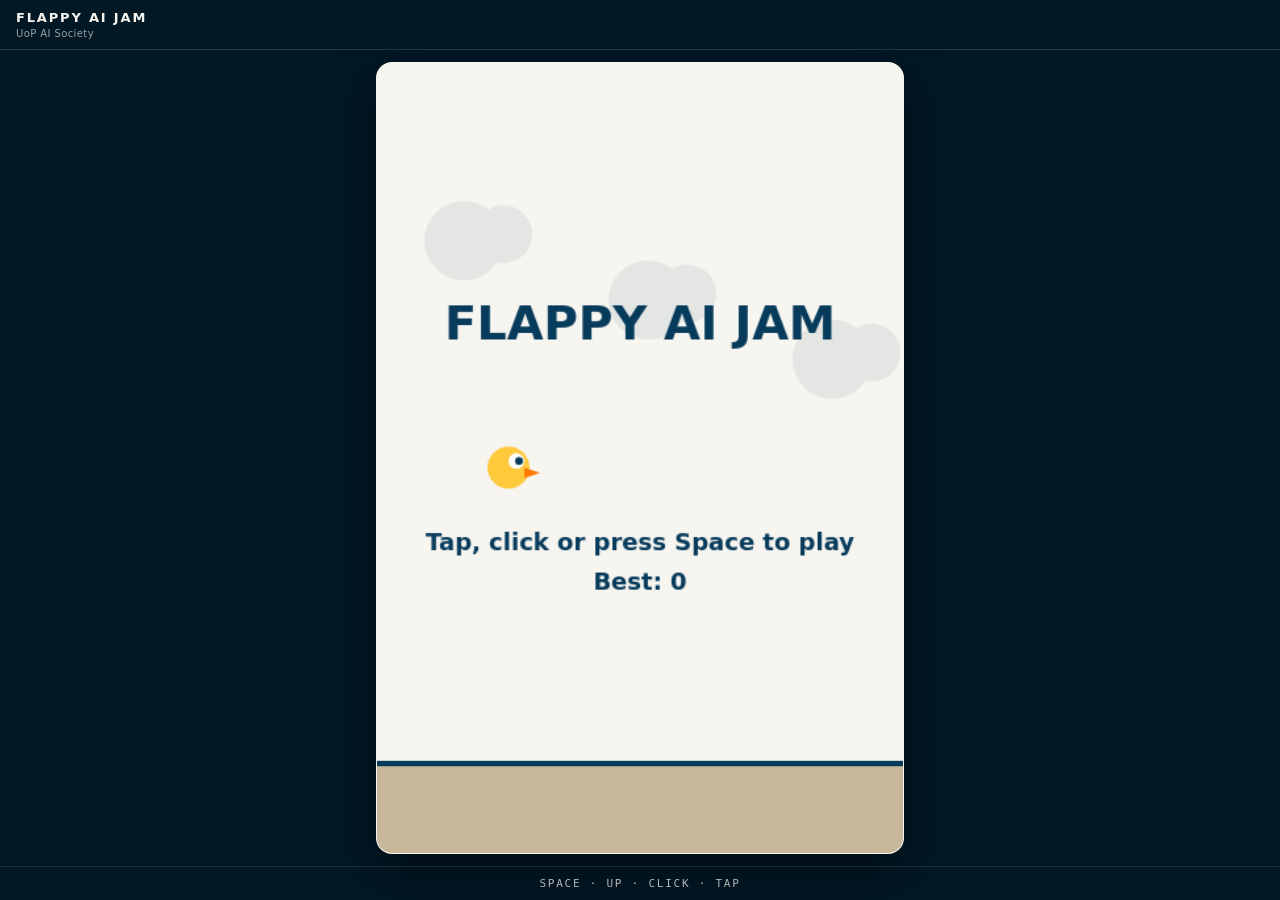
<file: index.html>
<!DOCTYPE html>
<!--
  FLAPPY AI JAM · UoP AI Society · The 30-Minute AI Game Jam
  A complete game in ONE file. No installs, no libraries, no images.
  HOW TO USE IT IN THE JAM:
    1. Copy this WHOLE file (Ctrl/Cmd + A, then Ctrl/Cmd + C).
    2. Paste it into Gemini (Canvas) and ask for changes.
    3. Always ask Gemini for the FULL file back, then preview or save it.
  "AI PROMPT ZONE" comments mark each part. Change anything. Make it weird.
-->
<html lang="en">
<head>
<meta charset="UTF-8">
<meta name="viewport" content="width=device-width, initial-scale=1, maximum-scale=1, user-scalable=no">
<title>Flappy AI Jam · UoP AI Society</title>
<style>
  :root { --ink:#021825; --navy:#073B5C; --cream:#F7F5F0; }
  * { box-sizing:border-box; }
  html, body { margin:0; height:100%; background:var(--ink); color:var(--cream); color-scheme:dark;
    font-family:system-ui,-apple-system,"Segoe UI",sans-serif; }
  body { display:flex; flex-direction:column; overflow:hidden; }
  header, footer { display:flex; align-items:center; padding:10px 16px; flex:none; }
  header { border-bottom:1px solid rgba(247,245,240,.14); }
  .brand { font-size:13px; font-weight:650; letter-spacing:.14em; text-transform:uppercase; white-space:nowrap; }
  .brand span { display:block; margin-top:3px; font-size:10px; font-weight:500; letter-spacing:.04em; opacity:.62; text-transform:none; }
  .sr-only { position:absolute; width:1px; height:1px; overflow:hidden; clip-path:inset(50%); white-space:nowrap; }
  main { flex:1; min-height:0; display:flex; align-items:center; justify-content:center; padding:12px; }
  canvas { background:var(--cream); display:block; touch-action:none; border-radius:16px;
    border:1px solid rgba(247,245,240,.28); box-shadow:0 18px 50px rgba(0,0,0,.45); }
  footer { justify-content:center; border-top:1px solid rgba(247,245,240,.14);
    font:11px/1.2 ui-monospace,SFMono-Regular,Menlo,Consolas,monospace; letter-spacing:.16em; opacity:.72; }
</style>
</head>
<body>
<header>
  <div class="brand">Flappy AI Jam<span>UoP AI Society</span></div>
  <span id="status" class="sr-only" role="status">Ready to play</span>
</header>
<main><canvas id="game" width="400" height="600"></canvas></main>
<footer>SPACE · UP · CLICK · TAP</footer>
<script>
// === AI PROMPT ZONE: CONFIG ===
// Tweak these numbers first. They change how the whole game feels.
const W = 400, H = 600;
const GRAVITY = 0.45, FLAP_STRENGTH = -7.5;
const PIPE_GAP = 160, PIPE_WIDTH = 64, PIPE_SPEED = 2.6, PIPE_SPACING = 220, GROUND_H = 70;
const COLORS = { navy:"#073B5C", cream:"#F7F5F0", bird:"#FFC93C", beak:"#FF7A00", pipe:"#0E5A8A", ground:"#C9B79C" };
const canvas = document.getElementById("game");
const ctx = canvas.getContext("2d");
const statusEl = document.getElementById("status");
let state = "start", bird, pipes, score, frame, overAt = 0, best = 0;
try { best = Number(localStorage.getItem("flappyAiJamBest")) || 0; } catch (e) {}

function resize() {
  const chrome = document.querySelector("header").offsetHeight + document.querySelector("footer").offsetHeight + 24;
  const scale = Math.max(0.2, Math.min((innerWidth - 24) / W, (innerHeight - chrome) / H));
  canvas.style.width = Math.floor(W * scale) + "px";
  canvas.style.height = Math.floor(H * scale) + "px";
}
addEventListener("resize", resize);
resize();

function reset() {
  bird = { x:100, y:H / 2, vy:0, r:16 };
  pipes = []; score = 0; frame = 0;
}

// === AI PROMPT ZONE: PHYSICS ===
// Gravity pulls the bird down every frame. A flap sets an upward speed.
function flap() {
  if (state === "over") {
    if (performance.now() - overAt < 300) return; // Ignore taps meant for the previous run.
    reset();
  }
  state = "playing";
  bird.vy = FLAP_STRENGTH;
}
function updateBird() {
  bird.vy += GRAVITY;
  bird.y += bird.vy;
  if (bird.y - bird.r < 0) { bird.y = bird.r; bird.vy = 0; }
  if (bird.y + bird.r > H - GROUND_H) gameOver();
}

// === AI PROMPT ZONE: PIPES / LEVEL ===
// New pipe pairs spawn on the right with a random gap.
function updatePipes() {
  const last = pipes[pipes.length - 1];
  if (!last || last.x < W - PIPE_SPACING) {
    pipes.push({ x:W, top:60 + Math.random() * (H - GROUND_H - PIPE_GAP - 120), passed:false });
  }
  for (const p of pipes) {
    p.x -= PIPE_SPEED;
    const hitX = bird.x + bird.r > p.x && bird.x - bird.r < p.x + PIPE_WIDTH;
    const hitY = bird.y - bird.r < p.top || bird.y + bird.r > p.top + PIPE_GAP;
    if (hitX && hitY) gameOver();
    if (!p.passed && p.x + PIPE_WIDTH < bird.x) { p.passed = true; score++; }
  }
  pipes = pipes.filter(p => p.x + PIPE_WIDTH > -10);
}

// === AI PROMPT ZONE: GRAPHICS ===
// Everything is drawn with simple shapes. No image files.
function drawBackground() {
  ctx.fillStyle = COLORS.cream;
  ctx.fillRect(0, 0, W, H);
  ctx.fillStyle = "rgba(7,59,92,0.08)";
  for (let i = 0; i < 4; i++) {
    const cx = ((i * 140 - frame * 0.4) % (W + 120) + W + 120) % (W + 120) - 60;
    ctx.beginPath(); ctx.arc(cx, 90 + i * 45, 30, 0, Math.PI * 2); ctx.arc(cx + 30, 85 + i * 45, 22, 0, Math.PI * 2); ctx.fill();
  }
}
function drawPipes() {
  for (const p of pipes) {
    ctx.fillStyle = COLORS.pipe;
    ctx.fillRect(p.x, 0, PIPE_WIDTH, p.top);
    ctx.fillRect(p.x, p.top + PIPE_GAP, PIPE_WIDTH, H - GROUND_H - p.top - PIPE_GAP);
    ctx.fillStyle = COLORS.navy;
    ctx.fillRect(p.x - 4, p.top - 20, PIPE_WIDTH + 8, 20);
    ctx.fillRect(p.x - 4, p.top + PIPE_GAP, PIPE_WIDTH + 8, 20);
  }
}
function drawGround() {
  ctx.fillStyle = COLORS.ground;
  ctx.fillRect(0, H - GROUND_H, W, GROUND_H);
  ctx.fillStyle = COLORS.navy;
  ctx.fillRect(0, H - GROUND_H, W, 4);
}
function drawBird() {
  ctx.save();
  ctx.translate(bird.x, bird.y);
  ctx.rotate(Math.max(-0.5, Math.min(1.2, bird.vy * 0.08)));
  ctx.fillStyle = COLORS.bird;
  ctx.beginPath(); ctx.arc(0, 0, bird.r, 0, Math.PI * 2); ctx.fill();
  ctx.fillStyle = "#fff"; ctx.beginPath(); ctx.arc(6, -5, 6, 0, Math.PI * 2); ctx.fill();
  ctx.fillStyle = COLORS.navy; ctx.beginPath(); ctx.arc(8, -5, 3, 0, Math.PI * 2); ctx.fill();
  ctx.fillStyle = COLORS.beak; ctx.beginPath(); ctx.moveTo(12, 0); ctx.lineTo(24, 4); ctx.lineTo(12, 8); ctx.fill();
  ctx.restore();
}

// === AI PROMPT ZONE: SCORE & GAME OVER ===
function gameOver() {
  if (state !== "playing") return;
  state = "over"; overAt = performance.now();
  if (score > best) { best = score; try { localStorage.setItem("flappyAiJamBest", best); } catch (e) {} }
}
function drawText(text, y, size) {
  ctx.fillStyle = COLORS.navy; ctx.font = "bold " + size + "px system-ui, sans-serif";
  ctx.textAlign = "center"; ctx.fillText(text, W / 2, y);
}
function drawUI() {
  if (state === "playing") drawText(score, 80, 48);
  if (state === "start") {
    drawText("FLAPPY AI JAM", H / 2 - 90, 36);
    drawText("Tap, click or press Space to play", H / 2 + 70, 18);
    drawText("Best: " + best, H / 2 + 100, 18);
  }
  if (state === "over") {
    ctx.fillStyle = COLORS.cream;
    ctx.fillRect(40, H / 2 - 110, W - 80, 200);
    ctx.strokeStyle = COLORS.navy; ctx.lineWidth = 4; ctx.strokeRect(40, H / 2 - 110, W - 80, 200);
    drawText("GAME OVER", H / 2 - 60, 36);
    drawText("Score: " + score + "   Best: " + best, H / 2 - 10, 22);
    drawText("Tap / Space to restart", H / 2 + 40, 18);
  }
}

function loop() {
  frame++;
  const label = state === "playing" ? "Playing" : state === "over" ? "Game over" : "Ready to play";
  if (statusEl.textContent !== label) statusEl.textContent = label;
  if (state === "playing") { updateBird(); updatePipes(); }
  else if (state === "start") bird.y = H / 2 + Math.sin(frame / 15) * 10;
  drawBackground(); drawPipes(); drawGround(); drawBird(); drawUI();
  requestAnimationFrame(loop);
}
addEventListener("keydown", e => {
  if (e.defaultPrevented) return;
  if (e.code === "Space" || e.code === "ArrowUp") { e.preventDefault(); flap(); }
});
canvas.addEventListener("click", flap);
reset();
loop();
</script>
</body>
</html>
</file>
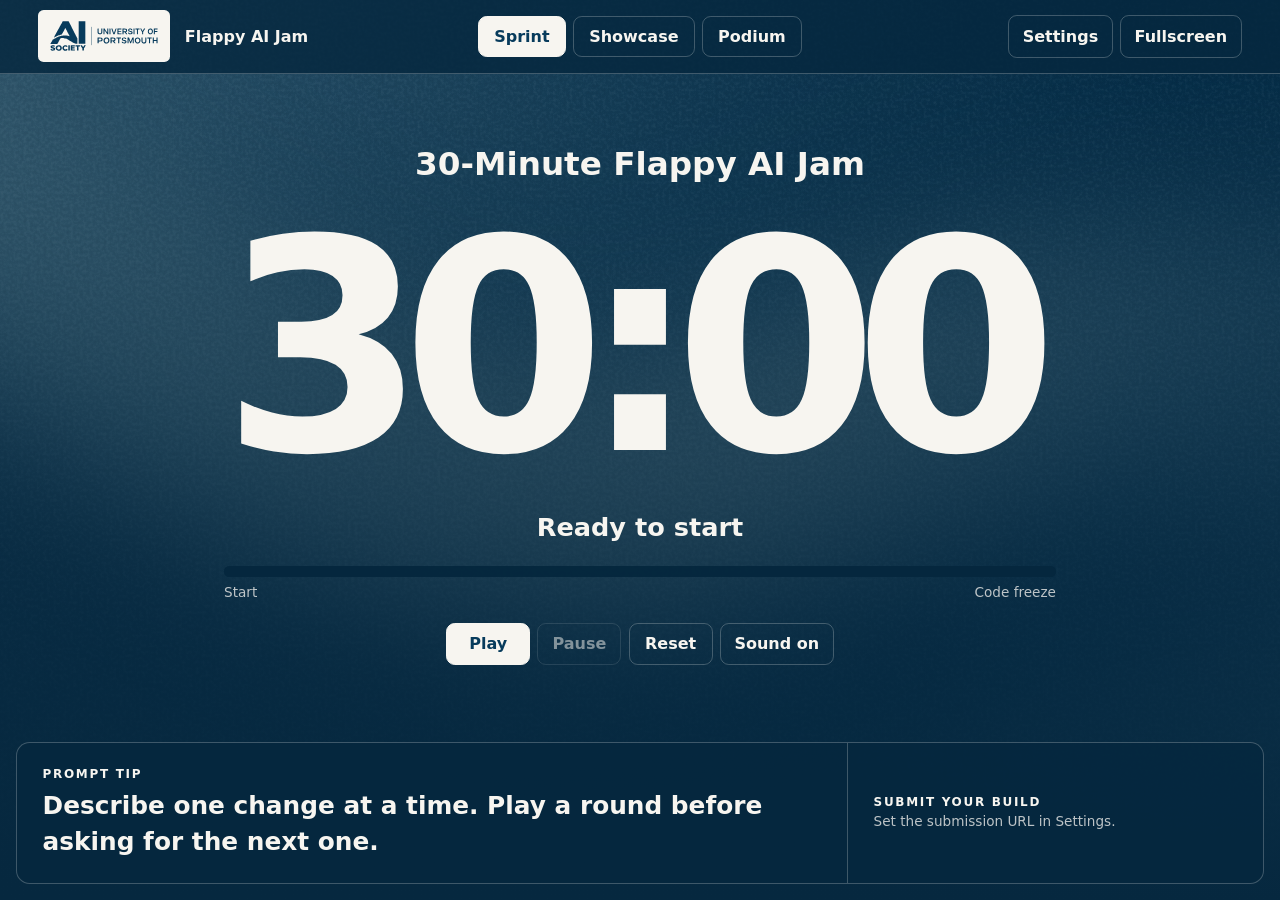
<file: arcade.html>
<!doctype html>
<html lang="en-GB">
<head>
  <meta charset="utf-8">
  <meta name="viewport" content="width=device-width, initial-scale=1">
  <meta name="theme-color" content="#073B5C">
  <title>Flappy AI Jam · Live Command Centre</title>
  <style>
    /* Artwork and palette from uopaisociety/society/brand. The lettering in the SVG is outlined. */
    :root {
      --navy: #073b5c;
      --deep: #06283f;
      --cream: #f7f5f0;
      --slate: #668998;
      --ink: #111820;
      --line: rgb(247 245 240 / .24);
      --panel: rgb(6 40 63 / .82);
      --muted: rgb(247 245 240 / .76);
      color-scheme: dark;
      font: 100%/1.45 system-ui, sans-serif;
      color: var(--cream);
      background: var(--deep);
    }
    *, *::before, *::after { box-sizing: border-box; }
    [hidden] { display: none !important; }
    body { margin: 0; min-height: 100svh; display: flex; flex-direction: column; }
    body::before {
      content: ""; position: fixed; inset: 0; z-index: -1; pointer-events: none;
      background: linear-gradient(180deg, rgb(6 40 63 / .25), var(--deep)),
        url("[data-uri]") center top / cover no-repeat;
    }
    h1, h2, h3, p, figure, dl, dd { margin: 0; }
    h1, h2, h3 { line-height: 1.08; }
    a { color: inherit; text-underline-offset: .2em; }
    button, input { font: inherit; color: inherit; }
    button, .button {
      display: inline-flex; align-items: center; justify-content: center; gap: .45rem;
      min-height: 2.65rem; padding: .48rem .85rem; border: 1px solid var(--line);
      border-radius: .55rem; background: transparent; text-decoration: none;
      font-weight: 650; cursor: pointer;
    }
    button:not(:disabled):hover, .button:hover { background: var(--navy); border-color: var(--cream); }
    button.primary, .mode[aria-current="page"], .scores button[aria-pressed="true"] {
      background: var(--cream); color: var(--navy); border-color: var(--cream);
    }
    button.primary:not(:disabled):hover, .mode[aria-current="page"]:hover,
    .scores button[aria-pressed="true"]:hover { background: var(--cream); color: var(--ink); }
    button:disabled { opacity: .5; cursor: default; }
    :focus-visible { outline: 2px solid var(--cream); outline-offset: 3px; }
    .small { font-size: .85rem; color: var(--muted); }
    .label { text-transform: uppercase; letter-spacing: .14em; font-size: .75rem; font-weight: 750; }
    .row { display: flex; align-items: center; flex-wrap: wrap; gap: .45rem; }
    .topbar {
      display: grid; grid-template-columns: 1fr auto 1fr; align-items: center; gap: 1rem;
      padding: .65rem clamp(1rem, 3vw, 3rem); border-bottom: 1px solid var(--line);
      background: var(--panel);
    }
    .identity { display: flex; align-items: center; gap: .9rem; }
    .lockup { display: block; width: 8.25rem; height: 3.25rem; object-fit: cover; border-radius: .35rem; background: var(--cream); }
    .event-name { font-size: 1rem; font-weight: 750; }
    .mode { min-height: 2.3rem; padding-inline: .95rem; }
    .tools { justify-content: flex-end; }
    main { flex: 1; width: 100%; display: flex; flex-direction: column; }
    .sprint {
      flex: 1; display: grid; grid-template-rows: 1fr auto; min-height: 0;
      width: min(100% - 2rem, 88rem); margin: 0 auto;
    }
    .clock-area { align-self: center; text-align: center; padding: 1.35rem 0 1.55rem; }
    .clock-area h1 { font-size: clamp(1.45rem, 2.55vw, 3rem); }
    .clock {
      display: block; margin-block: .04em .02em; font-size: min(23vw, 39svh, 26rem);
      line-height: 1.05; font-variant-numeric: tabular-nums; font-weight: 800;
      letter-spacing: -.085em; padding-right: .085em;
    }
    .clock-note { font-size: clamp(1rem, 2vw, 1.8rem); min-height: 1.5em; font-weight: 700; }
    .progress-area { width: min(100% - 1rem, 52rem); margin: 1.15rem auto 1.25rem; }
    progress { display: block; appearance: none; width: 100%; height: .65rem; border: 0; border-radius: 1rem; background: var(--panel); overflow: hidden; }
    progress::-webkit-progress-bar { background: var(--panel); }
    progress::-webkit-progress-value { background: var(--cream); }
    progress::-moz-progress-bar { background: var(--cream); }
    .progress-label { display: flex; justify-content: space-between; gap: 1rem; margin-top: .4rem; }
    .clock-controls { justify-content: center; }
    .clock-controls button { min-width: 5.25rem; }
    .ticker {
      margin-bottom: 1rem; display: grid; grid-template-columns: 1fr minmax(15rem, 26rem);
      border: 1px solid var(--line); border-radius: .85rem; background: var(--panel);
    }
    .tip, .submission { padding: .9rem clamp(1rem, 2.4vw, 1.6rem); }
    .tip { display: grid; align-content: center; min-height: 8.75rem; }
    .tip p:last-child { margin-top: .3rem; font-size: clamp(1.05rem, 2vw, 1.55rem); font-weight: 600; max-width: 44ch; }
    .submission { border-left: 1px solid var(--line); display: flex; gap: 1rem; align-items: center; }
    .submission a { display: block; font-size: clamp(.9rem, 1.4vw, 1.15rem); overflow-wrap: anywhere; margin-top: .25rem; }
    #qr { width: clamp(6.75rem, 9vw, 9rem); height: auto; flex: none; border-radius: .2rem; image-rendering: pixelated; }
    .showcase {
      flex: 1; align-items: start; display: grid;
      grid-template-columns: minmax(0, 1fr) auto minmax(0, 1fr);
      gap: clamp(.8rem, 2vw, 2rem); width: min(100% - 2rem, 92rem); margin: 0 auto; padding: 1.25rem 0;
    }
    .build { align-self: center; padding-inline: .35rem; overflow-wrap: anywhere; }
    .build h1 { font-size: clamp(1.8rem, 4vw, 4.75rem); margin: .55rem 0; }
    .build .builder { font-size: clamp(1.05rem, 2.25vw, 2rem); color: var(--muted); margin-bottom: 1.25rem; }
    .build .row { margin-bottom: .65rem; }
    .stage {
      --scale: 1; position: relative; align-self: center; width: calc(480px * var(--scale));
      height: calc(640px * var(--scale)); overflow: hidden; border-radius: .85rem;
      outline: 1px solid var(--line); background: var(--ink);
    }
    .stage iframe {
      display: block; width: 480px; height: 640px; border: 0;
      transform: scale(var(--scale)); transform-origin: top left;
    }
    .stage-empty {
      position: absolute; inset: 0; display: grid; align-content: center; justify-items: center;
      text-align: center; padding: 1rem; background:
        repeating-linear-gradient(0deg, transparent 0 39px, var(--line) 39px 40px),
        repeating-linear-gradient(90deg, transparent 0 39px, var(--line) 39px 40px), var(--deep);
    }
    .stage-empty div { background: var(--deep); padding: 1rem; border: 1px solid var(--line); border-radius: .6rem; }
    .stage-empty h2 { font-size: clamp(1.2rem, 2.1vw, 2rem); }
    .stage-empty p { margin-top: .4rem; }
    .sidebar { display: grid; gap: .8rem; min-width: 0; }
    .panel { border: 1px solid var(--line); border-radius: .85rem; background: var(--panel); padding: .85rem; }
    .panel h2 { font-size: clamp(1rem, 1.65vw, 1.35rem); }
    .panel-head { display: flex; align-items: baseline; justify-content: space-between; gap: .4rem; margin-bottom: .55rem; }
    .total { white-space: nowrap; font-variant-numeric: tabular-nums; font-weight: 750; }
    .criterion { display: flex; align-items: center; justify-content: space-between; text-align: left; gap: .4rem; width: 100%; min-height: 2rem; padding: .25rem .45rem; font-size: .85rem; margin-bottom: .25rem; }
    .criterion[aria-pressed="true"] { border-color: var(--cream); box-shadow: inset .2rem 0 var(--cream); }
    .criterion span:last-child { white-space: nowrap; font-variant-numeric: tabular-nums; }
    .scores { display: grid; grid-template-columns: repeat(5, minmax(0, 1fr)); gap: .25rem; margin-block: .5rem; }
    .scores button { min-height: 2rem; padding: .15rem; }
    .applause { width: 100%; justify-content: space-between; margin-top: .45rem; min-height: 2.2rem; }
    .queue { list-style: none; padding: 0 .18rem; margin: .6rem 0 0; max-height: 8.6rem; overflow-y: auto; }
    .queue li { display: flex; gap: .3rem; margin-block: .25rem; }
    .queue .pick { flex: 1; min-width: 0; display: grid; justify-content: stretch; text-align: left; line-height: 1.25; }
    .queue .pick strong, .queue .pick span { overflow: hidden; text-overflow: ellipsis; white-space: nowrap; }
    .queue .pick[aria-current="true"] { border-color: var(--cream); }
    .queue .remove { padding-inline: .55rem; }
    .drop-area { display: grid; gap: .4rem; padding: .45rem; border: 1px dashed var(--line); border-radius: .55rem; }
    .drop-area[data-dragging] { border-color: var(--cream); background: var(--navy); }
    .drop-area .row > * { flex: 1; }
    .drop-area button { min-height: 2.15rem; font-size: .83rem; padding-inline: .4rem; }
    label { display: grid; gap: .23rem; font-size: .85rem; font-weight: 650; }
    input { width: 100%; min-width: 0; min-height: 2.35rem; padding: .35rem .5rem; border-radius: .4rem; border: 1px solid var(--line); background: var(--deep); }
    .podium { flex: 1; display: grid; align-content: center; text-align: center; width: min(100% - 2rem, 78rem); margin: 0 auto; padding: 1.7rem 0; }
    .podium h1 { font-size: clamp(2.9rem, 8vw, 8rem); letter-spacing: -.065em; margin-block: .35rem 1.7rem; }
    .places { display: grid; grid-template-columns: repeat(3, minmax(0, 1fr)); align-items: end; gap: .8rem; }
    .place { background: var(--panel); padding: clamp(.6rem, 2.3vw, 2rem); border: 1px solid var(--line); border-radius: .8rem; overflow-wrap: anywhere; }
    .place[data-rank="1"] { grid-column: 2; grid-row: 1; background: var(--cream); color: var(--navy); min-height: 17rem; }
    .place[data-rank="2"] { grid-column: 1; grid-row: 1; min-height: 13rem; }
    .place[data-rank="3"] { grid-column: 3; grid-row: 1; min-height: 11rem; }
    .place .rank { display: block; font-size: clamp(1.65rem, 4vw, 4rem); font-weight: 800; line-height: 1; margin-bottom: .6rem; }
    .place h2 { font-size: clamp(1.15rem, 2.7vw, 2.7rem); }
    .place .winner + .winner { margin-top: .75rem; border-top: 1px solid currentColor; padding-top: .75rem; }
    .place p { margin-top: .3rem; }
    .podium .exports { justify-content: center; margin-top: 1.35rem; }
    .photo-mark { display: none; width: 8rem; height: 8rem; margin: 0 auto .5rem; background: var(--cream); border-radius: .55rem; }
    .photo .topbar, .photo .exports { display: none; }
    .photo .photo-mark { display: block; }
    dialog { color: var(--cream); background: var(--deep); border: 1px solid var(--line); border-radius: .85rem; width: min(100% - 2rem, 30rem); padding: 1.25rem; }
    dialog::backdrop { background: rgb(17 24 32 / .76); }
    dialog form { display: grid; gap: .8rem; }
    dialog .row { justify-content: flex-end; }
    .sr-only { position: absolute; width: 1px; height: 1px; padding: 0; overflow: hidden; clip-path: inset(50%); white-space: nowrap; }
    @media (max-width: 63rem) {
      .topbar { grid-template-columns: 1fr auto; }
      .topbar nav { grid-column: 1 / -1; grid-row: 2; justify-content: center; }
      .topbar .tools { grid-column: 2; grid-row: 1; }
    }
    @media (max-width: 49rem) {
      .showcase { grid-template-columns: minmax(0, 1fr) minmax(0, 1fr); }
      .stage { grid-column: 1 / -1; grid-row: 1; justify-self: center; }
      .build { align-self: start; }
    }
    @media (max-width: 36rem) {
      .topbar { gap: .5rem; }
      .event-name { display: none; }
      .lockup { width: 6.5rem; height: 2.75rem; }
      .ticker, .showcase { grid-template-columns: 1fr; }
      .submission { border-left: 0; border-top: 1px solid var(--line); }
      .places { grid-template-columns: 1fr; }
      .places .place { grid-column: 1; grid-row: auto; min-height: 0; }
    }
  </style>
</head>
<body>
  <header class="topbar">
    <div class="identity">
      <img class="lockup" alt="University of Portsmouth AI Society" src="[data-uri]">
      <p class="event-name">Flappy AI Jam</p>
    </div>
    <nav class="row" aria-label="Event mode">
      <button class="mode" type="button" data-mode="sprint" aria-controls="sprint" aria-current="page">Sprint</button>
      <button class="mode" type="button" data-mode="showcase" aria-controls="showcase">Showcase</button>
      <button class="mode" type="button" data-mode="podium" aria-controls="podium">Podium</button>
    </nav>
    <div class="row tools">
      <button type="button" id="settings">Settings</button>
      <button type="button" id="fullscreen" hidden>Fullscreen</button>
    </div>
  </header>
  <main>
    <section class="sprint" id="sprint" aria-labelledby="sprint-title">
      <div class="clock-area">
        <h1 id="sprint-title">30-Minute Flappy AI Jam</h1>
        <div class="clock" id="clock" role="timer" aria-label="Sprint time remaining">30:00</div>
        <p class="clock-note" id="clock-note" role="status">Ready to start</p>
        <div class="progress-area">
          <progress id="progress" value="0" max="1800" aria-label="Sprint elapsed"></progress>
          <div class="progress-label small"><span>Start</span><span>Code freeze</span></div>
        </div>
        <div class="row clock-controls">
          <button type="button" class="primary" id="play">Play</button>
          <button type="button" id="pause" disabled>Pause</button>
          <button type="button" id="reset">Reset</button>
          <button type="button" id="sound" aria-pressed="true">Sound on</button>
        </div>
      </div>
      <footer class="ticker">
        <div class="tip">
          <p class="label">Prompt tip</p>
          <p id="tip"></p>
        </div>
        <div class="submission">
          <canvas id="qr" role="img" aria-label="QR code for the submission form" hidden></canvas>
          <div>
            <p class="label">Submit your build</p>
            <a id="submit-link" target="_blank" rel="noopener noreferrer" hidden></a>
            <p class="small" id="submit-note">Set the submission URL in Settings.</p>
          </div>
        </div>
      </footer>
    </section>

    <section class="showcase" id="showcase" aria-labelledby="build-title" hidden>
      <div class="build">
        <p class="label">Live showcase</p>
        <h1 id="build-title">Arcade Showcase</h1>
        <p class="builder" id="builder">Select a build from the queue.</p>
        <div class="row" id="build-actions" hidden>
          <button type="button" id="edit-build">Edit build</button>
          <button type="button" id="reload-game">Reload game</button>
          <a class="button" id="external" target="_blank" rel="noopener noreferrer" hidden>Open in new tab ↗</a>
          <button type="button" id="reattach" hidden>Reattach HTML</button>
        </div>
        <p class="small" id="embed-note" hidden>If a site blocks the preview, open it in a new tab or use its exported HTML.</p>
      </div>
      <div class="stage" id="stage">
        <div class="stage-empty" id="stage-empty">
          <div><h2 id="stage-title">Ready for a demo</h2><p id="stage-note">Add a game from the sidebar.</p></div>
        </div>
      </div>
      <aside class="sidebar" aria-label="Scoring and demo queue">
        <section class="panel" aria-labelledby="score-title">
          <div class="panel-head">
            <h2 id="score-title" tabindex="-1">Live scoring</h2>
            <span id="total" class="total" aria-live="polite">— / 15</span>
          </div>
          <div id="criteria" role="group" aria-label="Scoring criterion">
            <button type="button" class="criterion" data-criterion="0" aria-pressed="true" disabled><span>Technical Execution</span><span>— / 5</span></button>
            <button type="button" class="criterion" data-criterion="1" aria-pressed="false" disabled><span>Game Feel</span><span>— / 5</span></button>
            <button type="button" class="criterion" data-criterion="2" aria-pressed="false" disabled><span>Creativity</span><span>— / 5</span></button>
          </div>
          <div class="scores" id="scores" role="group" aria-label="Score out of five">
            <button type="button" data-score="1" aria-pressed="false" disabled>1</button>
            <button type="button" data-score="2" aria-pressed="false" disabled>2</button>
            <button type="button" data-score="3" aria-pressed="false" disabled>3</button>
            <button type="button" data-score="4" aria-pressed="false" disabled>4</button>
            <button type="button" data-score="5" aria-pressed="false" disabled>5</button>
          </div>
          <p class="small" id="score-note">Press 1–5 to score. Click outside the game to return to host shortcuts.</p>
          <button type="button" class="applause" id="applaud" disabled><span>Audience applause +1</span><strong id="applause-count" aria-live="polite">0</strong></button>
          <button type="button" id="undo-applause" class="criterion" style="margin-top:.35rem" disabled>Undo last upvote</button>
        </section>
        <section class="panel" id="queue-panel" aria-labelledby="queue-title">
          <div class="panel-head"><h2 id="queue-title">Demo queue</h2><span class="small" id="queue-count">0 builds</span></div>
          <form id="add-link">
            <div class="drop-area" id="drop-area">
              <label>Game link <input id="game-url" type="url" placeholder="Paste a Gemini or Pages link" required></label>
              <div class="row">
                <button type="submit">Queue link</button>
                <button type="button" id="choose-files">Add HTML</button>
              </div>
              <p class="small">Or drop self-contained .html files here.</p>
            </div>
          </form>
          <input id="local-files" type="file" accept=".html,.htm" multiple hidden>
          <input id="replacement-file" type="file" accept=".html,.htm" hidden>
          <ul class="queue" id="queue" aria-label="Queued builds"></ul>
          <p class="small" id="queue-note" role="status"></p>
        </section>
      </aside>
    </section>

    <section class="podium" id="podium" aria-labelledby="podium-title" hidden>
      <img class="photo-mark" alt="AI Society" src="[data-uri]">
      <p class="label">University of Portsmouth AI Society · Flappy AI Jam</p>
      <h1 id="podium-title">The Podium</h1>
      <p id="podium-empty">Score all three criteria for a demo to add it to the podium.</p>
      <div class="places" id="places" hidden></div>
      <div class="row exports">
        <button type="button" class="primary" id="export-md" disabled>Export Markdown</button>
        <button type="button" id="export-json" disabled>Export JSON</button>
        <button type="button" id="photo" disabled>Photo mode</button>
      </div>
    </section>
  </main>

  <dialog id="settings-dialog">
    <form id="settings-form">
      <h2>Event settings</h2>
      <label>Submission form URL
        <input type="url" id="submission-url" placeholder="https://forms.gle/…" aria-describedby="submission-help">
      </label>
      <p class="small" id="submission-help">Paste the public form URL to show it and its QR code on the sprint screen. Use the short form link if available.</p>
      <div class="row">
        <button type="button" data-close>Cancel</button>
        <button type="submit" class="primary">Save settings</button>
      </div>
    </form>
  </dialog>
  <dialog id="build-dialog">
    <form id="edit-form">
      <h2>Build details</h2>
      <label>Builder or team name <input id="builder-input" maxlength="80" required></label>
      <label>Mod title <input id="title-input" maxlength="100" required></label>
      <div class="row">
        <button type="button" data-close>Cancel</button>
        <button type="submit" class="primary">Save build</button>
      </div>
    </form>
  </dialog>
  <p class="sr-only" id="announcement" role="status"></p>
  <script>
  "use strict";

  const byId = (id) => document.getElementById(id);
  const STORAGE_KEY = "flappy-ai-jam.arcade.v1";
  const DURATION = 30 * 60 * 1000;
  const CRITERIA = ["Technical Execution", "Game Feel", "Creativity"];
  const MILESTONES = [
    { time: 900, label: "15 minutes left", notes: [523, 659] },
    { time: 300, label: "5 minutes left · Get your build ready to submit", notes: [659, 784, 880] },
    { time: 60, label: "1 minute left · Submit your build", notes: [880, 880, 1047] },
    { time: 0, label: "Hands up · Code freeze", notes: [784, 587, 392, 262] }
  ];
  const TIPS = [
    "Describe one change at a time. Play a round before asking for the next one.",
    "Tell Gemini what should stay the same: controls, collision and scoring.",
    "Give a concrete example of how a flap, near miss or restart should feel.",
    "Ask Gemini for the whole HTML file so you can replace your old version in one paste.",
    "If a change breaks the game, paste the error and ask Gemini to fix that one issue.",
    "Save the last working version before trying a bigger change."
  ];

  function loadState() {
    try {
      return JSON.parse(localStorage.getItem(STORAGE_KEY)) ?? {};
    } catch {
      return {};
    }
  }

  const saved = loadState();
  let mode = "sprint";
  let entries = saved.entries ?? [];
  let activeId = entries.some((entry) => entry.id === saved.activeId) ? saved.activeId : null;
  let submissionUrl = saved.submissionUrl ?? "";
  let timer = saved.timer ?? { remaining: DURATION, end: null };
  let soundEnabled = saved.soundEnabled ?? true;
  let audio;
  let previousSeconds = Math.ceil(timer.remaining / 1000);
  let criterion = activeEntry()?.scores.indexOf(null) ?? -1;
  let tip = 0;
  let editId = null;
  let pendingLink = null;
  let frame = null;
  let frameUrl = null;
  let replacementId = null;
  let photoMode = false;
  const localFiles = new Map();

  function persist() {
    try {
      localStorage.setItem(STORAGE_KEY, JSON.stringify({ entries, activeId, submissionUrl, timer, soundEnabled }));
    } catch {
      byId("announcement").textContent = "Browser storage unavailable. Export results before closing this page.";
    }
  }

  function secureUrl(value) {
    try {
      const url = new URL(value.trim());
      return url.protocol === "https:" && !url.username && !url.password ? url.href : "";
    } catch {
      return "";
    }
  }

  function formatTime(seconds) {
    return [Math.floor(seconds / 60), seconds % 60].map((part) => String(part).padStart(2, "0")).join(":");
  }

  function prepareAudio() {
    const AudioContext = window.AudioContext || window.webkitAudioContext;
    if (!soundEnabled || !AudioContext) return;
    audio ??= new AudioContext();
    if (audio.state !== "running") void audio.resume().catch(() => {});
  }

  function playNotes(notes, final = false) {
    if (!soundEnabled || audio?.state !== "running") return;
    const start = audio.currentTime + .02;
    notes.forEach((frequency, index) => {
      const at = start + index * .2;
      const end = at + (final && index === notes.length - 1 ? .65 : .17);
      const oscillator = audio.createOscillator();
      const gain = audio.createGain();
      oscillator.type = "triangle";
      oscillator.frequency.value = frequency;
      gain.gain.setValueAtTime(.001, at);
      gain.gain.exponentialRampToValueAtTime(.22, at + .025);
      gain.gain.exponentialRampToValueAtTime(.001, end);
      oscillator.connect(gain).connect(audio.destination);
      oscillator.start(at);
      oscillator.stop(end);
    });
  }

  function refreshClock() {
    const remaining = timer.end === null ? timer.remaining : Math.max(0, timer.end - Date.now());
    const seconds = Math.ceil(remaining / 1000);
    // If the projector tab was suspended, announce the latest crossed milestone once.
    const crossed = MILESTONES.filter((mark) => previousSeconds > mark.time && seconds <= mark.time).at(-1);
    if (crossed) playNotes(crossed.notes, crossed.time === 0);
    previousSeconds = seconds;
    if (!seconds && timer.end !== null) {
      timer = { remaining: 0, end: null };
      persist();
    }

    const clock = byId("clock");
    const time = formatTime(seconds);
    if (clock.textContent !== time) clock.textContent = time;
    byId("progress").value = (DURATION - remaining) / 1000;
    const mark = MILESTONES.filter((item) => seconds <= item.time).at(-1);
    const note = !seconds ? MILESTONES.at(-1).label
      : timer.end !== null ? mark?.label ?? "Sprint in progress"
      : remaining === DURATION ? "Ready to start" : "Paused";
    if (byId("clock-note").textContent !== note) byId("clock-note").textContent = note;
    byId("play").disabled = timer.end !== null || !seconds;
    byId("pause").disabled = timer.end === null;
  }

  byId("play").addEventListener("click", () => {
    if (timer.end !== null || !timer.remaining) return;
    prepareAudio();
    timer.end = Date.now() + timer.remaining;
    persist();
    refreshClock();
  });
  byId("pause").addEventListener("click", () => {
    if (timer.end === null) return;
    refreshClock();
    if (timer.end === null) return;
    timer = { remaining: Math.max(0, timer.end - Date.now()), end: null };
    persist();
    refreshClock();
  });
  byId("reset").addEventListener("click", () => {
    if (timer.end !== null && !window.confirm("Reset the running sprint to 30:00?")) return;
    timer = { remaining: DURATION, end: null };
    previousSeconds = DURATION / 1000;
    persist();
    refreshClock();
  });
  function renderSound() {
    byId("sound").textContent = soundEnabled ? "Sound on" : "Sound off";
    byId("sound").setAttribute("aria-pressed", String(soundEnabled));
  }
  byId("sound").addEventListener("click", () => {
    soundEnabled = !soundEnabled;
    if (soundEnabled) prepareAudio();
    renderSound();
    persist();
  });
  // A reloaded running timer may need a fresh gesture to restore audio.
  document.addEventListener("pointerdown", prepareAudio);

  function showTip() {
    byId("tip").textContent = TIPS[tip];
  }

  function renderSubmission() {
    const link = byId("submit-link");
    const note = byId("submit-note");
    const canvas = byId("qr");
    link.hidden = !submissionUrl;
    canvas.hidden = true;
    note.hidden = false;
    if (!submissionUrl) {
      link.removeAttribute("href");
      note.textContent = "Set the submission URL in Settings.";
      return;
    }

    link.href = submissionUrl;
    link.textContent = submissionUrl.replace(/^https:\/\//, "");
    const modules = encodeQr(submissionUrl);
    if (!modules) {
      note.textContent = "This URL is too long for the QR code. Use the form’s short link.";
      return;
    }
    const quiet = 4;
    const cell = 5;
    canvas.width = canvas.height = (modules.length + quiet * 2) * cell;
    const context = canvas.getContext("2d");
    context.fillStyle = "#f7f5f0";
    context.fillRect(0, 0, canvas.width, canvas.height);
    context.fillStyle = "#111820";
    modules.forEach((row, y) => row.forEach((dark, x) => {
      if (dark) context.fillRect((x + quiet) * cell, (y + quiet) * cell, cell, cell);
    }));
    canvas.hidden = false;
    note.hidden = true;
  }

  byId("settings").addEventListener("click", () => {
    byId("submission-url").value = submissionUrl;
    byId("settings-dialog").showModal();
  });
  byId("settings-form").addEventListener("submit", (event) => {
    event.preventDefault();
    const input = byId("submission-url");
    const url = secureUrl(input.value);
    if (input.value.trim() && !url) {
      input.setCustomValidity("Use a public HTTPS URL.");
      input.reportValidity();
      return;
    }
    submissionUrl = url;
    persist();
    renderSubmission();
    byId("settings-dialog").close();
  });
  byId("submission-url").addEventListener("input", (event) => event.target.setCustomValidity(""));
  document.querySelectorAll("[data-close]").forEach((button) => {
    button.addEventListener("click", () => button.closest("dialog").close());
  });

  function activeEntry() {
    return entries.find((entry) => entry.id === activeId);
  }

  function sum(entry) {
    return entry.scores.reduce((total, score) => total + (score ?? 0), 0);
  }

  function rankedEntries() {
    const scored = entries.filter((entry) => entry.scores.every((score) => score !== null))
      .map((entry) => ({ entry, score: sum(entry) }))
      .sort((a, b) => b.score - a.score);
    let rank = 0;
    return scored.map((row, index) => {
      if (row.score !== scored[index - 1]?.score) rank = index + 1;
      return { ...row, rank };
    });
  }

  function addEntry(kind, source, title, builder, file) {
    const id = globalThis.crypto?.randomUUID?.() ?? String(Date.now()) + "-" + Math.random().toString(36).slice(2);
    const entry = { id, kind, source, title, builder, scores: [null, null, null], applause: 0 };
    if (file) localFiles.set(id, file);
    entries.push(entry);
    return entry;
  }

  function selectEntry(entry) {
    activeId = entry?.id ?? null;
    const next = entry?.scores.indexOf(null) ?? -1;
    criterion = next;
    persist();
    renderShowcase();
    mountGame();
  }

  function showDetails(entry) {
    editId = entry?.id ?? null;
    byId("builder-input").value = entry?.builder ?? "";
    byId("title-input").value = entry?.title ?? "";
    byId("build-dialog").showModal();
  }

  byId("add-link").addEventListener("submit", (event) => {
    event.preventDefault();
    const input = byId("game-url");
    const url = secureUrl(input.value);
    if (!url) {
      input.setCustomValidity("Paste a public HTTPS game link.");
      input.reportValidity();
      return;
    }
    pendingLink = url;
    showDetails();
  });
  byId("game-url").addEventListener("input", (event) => event.target.setCustomValidity(""));
  byId("build-dialog").addEventListener("close", () => {
    editId = null;
    pendingLink = null;
  });
  byId("edit-form").addEventListener("submit", (event) => {
    event.preventDefault();
    const builder = byId("builder-input").value.trim();
    const title = byId("title-input").value.trim();
    if (!builder || !title) {
      byId("announcement").textContent = "Enter both the builder name and the mod title.";
      byId(builder ? "title-input" : "builder-input").focus();
      return;
    }
    const entry = entries.find((item) => item.id === editId);
    if (entry) {
      entry.builder = builder;
      entry.title = title;
      if (frame && entry.id === activeId) frame.title = title;
      persist();
      renderShowcase();
    } else if (pendingLink) {
      const added = addEntry("url", pendingLink, title, builder);
      byId("game-url").value = "";
      byId("queue-note").textContent = "Added " + title + ".";
      if (!activeId) selectEntry(added);
      else {
        persist();
        renderQueue();
      }
    }
    byId("build-dialog").close();
  });
  byId("edit-build").addEventListener("click", () => showDetails(activeEntry()));

  function isHtml(file) {
    return /\.html?$/i.test(file.name);
  }

  function enqueueFiles(files) {
    const list = Array.from(files);
    const added = list.filter(isHtml).map((file) => addEntry("file", file.name,
      file.name.replace(/\.html?$/i, "").slice(0, 100), "", file));
    const rejected = list.length - added.length;
    byId("queue-note").textContent = [
      added.length ? "Added " + added.length + " HTML " + (added.length === 1 ? "file." : "files.") : "",
      rejected ? "Skipped " + rejected + " non-HTML " + (rejected === 1 ? "file." : "files.") : ""
    ].filter(Boolean).join(" ");
    if (!added.length) return;
    if (!activeId) selectEntry(added[0]);
    else {
      persist();
      renderQueue();
    }
    if (added.length === 1) showDetails(added[0]);
  }

  const dropArea = byId("drop-area");
  const queuePanel = byId("queue-panel");
  let dragDepth = 0;
  queuePanel.addEventListener("dragenter", (event) => {
    if (!event.dataTransfer.types.includes("Files")) return;
    event.preventDefault();
    dragDepth++;
    dropArea.dataset.dragging = "";
  });
  queuePanel.addEventListener("dragover", (event) => {
    if (event.dataTransfer.types.includes("Files")) event.preventDefault();
  });
  queuePanel.addEventListener("dragleave", () => {
    dragDepth = Math.max(0, dragDepth - 1);
    if (!dragDepth) delete dropArea.dataset.dragging;
  });
  queuePanel.addEventListener("drop", (event) => {
    if (!event.dataTransfer.types.includes("Files")) return;
    event.preventDefault();
    dragDepth = 0;
    delete dropArea.dataset.dragging;
    enqueueFiles(event.dataTransfer.files);
  });
  byId("choose-files").addEventListener("click", () => byId("local-files").click());
  byId("local-files").addEventListener("change", (event) => {
    enqueueFiles(event.target.files);
    event.target.value = "";
  });
  byId("reattach").addEventListener("click", () => {
    replacementId = activeId;
    byId("replacement-file").click();
  });
  byId("replacement-file").addEventListener("change", (event) => {
    const entry = entries.find((item) => item.id === replacementId);
    const file = event.target.files[0];
    event.target.value = "";
    replacementId = null;
    if (!entry || !file) return;
    if (!isHtml(file)) {
      byId("queue-note").textContent = "Choose a .html file.";
      return;
    }
    localFiles.set(entry.id, file);
    entry.source = file.name;
    persist();
    renderShowcase();
    if (entry.id === activeId) mountGame();
  });

  function renderQueue() {
    byId("queue-count").textContent = entries.length + (entries.length === 1 ? " build" : " builds");
    byId("queue").replaceChildren(...entries.map((entry) => {
      const item = document.createElement("li");
      const pick = document.createElement("button");
      pick.type = "button";
      pick.className = "pick";
      if (entry.id === activeId) pick.setAttribute("aria-current", "true");
      const title = document.createElement("strong");
      title.textContent = entry.title;
      const details = document.createElement("span");
      details.className = "small";
      const status = entry.scores.every((score) => score !== null) ? sum(entry) + "/15"
        : entry.kind === "url" ? "Link" : localFiles.has(entry.id) ? "HTML" : "Reattach HTML";
      details.textContent = entry.builder ? entry.builder + " · " + status : status;
      pick.append(title, details);
      pick.addEventListener("click", () => {
        if (entry.id !== activeId) selectEntry(entry);
        byId("score-title").focus();
      });
      const remove = document.createElement("button");
      remove.type = "button";
      remove.className = "remove";
      remove.textContent = "×";
      remove.setAttribute("aria-label", "Remove " + entry.title);
      remove.addEventListener("click", () => {
        if (!window.confirm("Remove " + entry.title + " and its scores from the queue?")) return;
        const index = entries.indexOf(entry);
        entries.splice(index, 1);
        localFiles.delete(entry.id);
        if (entry.id === activeId) selectEntry(entries[index] ?? entries.at(-1));
        else {
          persist();
          renderQueue();
        }
        byId("game-url").focus();
      });
      item.append(pick, remove);
      return item;
    }));
  }

  function clearGame() {
    frame?.remove();
    frame = null;
    if (frameUrl) URL.revokeObjectURL(frameUrl);
    frameUrl = null;
  }

  function mountGame() {
    clearGame();
    const entry = activeEntry();
    const file = localFiles.get(activeId);
    const url = entry?.kind === "url" ? entry.source : "";
    byId("stage-empty").hidden = Boolean(url || file);
    if (!url && !file) {
      byId("stage-title").textContent = entry ? "Reattach this game" : "Ready for a demo";
      byId("stage-note").textContent = entry ? "Choose the original HTML file to play it again." : "Add a game from the sidebar.";
      return;
    }
    frame = document.createElement("iframe");
    frame.title = entry.title;
    frame.width = "480";
    frame.height = "640";
    frame.setAttribute("sandbox", "allow-scripts");
    frame.referrerPolicy = "no-referrer";
    frame.setAttribute("allow", "autoplay 'src'");
    if (file) frameUrl = URL.createObjectURL(new Blob([file], { type: "text/html;charset=utf-8" }));
    frame.src = frameUrl ?? url;
    byId("stage").append(frame);
  }
  byId("reload-game").addEventListener("click", mountGame);

  function scaleStage() {
    const stage = byId("stage");
    if (mode !== "showcase") return;
    const container = byId("showcase");
    const header = document.querySelector(".topbar");
    const horizontalSpace = window.innerWidth <= 784 ? container.clientWidth : container.clientWidth - 440;
    const verticalSpace = Math.max(320, window.innerHeight - header.offsetHeight - 40);
    stage.style.setProperty("--scale", Math.min(1, horizontalSpace / 480, verticalSpace / 640));
  }

  function renderScoring() {
    const entry = activeEntry();
    const total = entry?.scores.some((score) => score !== null) ? sum(entry) : "—";
    byId("total").textContent = total + " / 15";
    const canScore = Boolean(entry?.builder && entry.title);
    byId("score-note").textContent = entry && !canScore ? "Add the builder name and mod title to score."
      : entry && criterion === -1 ? "Judging complete. Select a criterion to edit its score."
      : "Press 1–5 to score. Click outside the game to return to host shortcuts.";
    document.querySelectorAll("[data-criterion]").forEach((button, index) => {
      button.disabled = !canScore;
      button.setAttribute("aria-pressed", String(criterion === index));
      button.lastElementChild.textContent = (entry?.scores[index] ?? "—") + " / 5";
    });
    document.querySelectorAll("[data-score]").forEach((button) => {
      button.disabled = !canScore || criterion === -1;
      button.setAttribute("aria-pressed", String(entry?.scores[criterion] === Number(button.dataset.score)));
    });
    byId("applaud").disabled = !entry;
    byId("applause-count").textContent = entry?.applause ?? 0;
    byId("undo-applause").disabled = !entry?.applause;
  }

  function renderShowcase() {
    const entry = activeEntry();
    const isLink = entry?.kind === "url";
    const needsFile = entry?.kind === "file" && !localFiles.has(entry.id);
    byId("build-title").textContent = entry?.title ?? "Arcade Showcase";
    byId("builder").textContent = entry ? entry.builder || "Builder name pending" : "Select a build from the queue.";
    byId("build-actions").hidden = !entry;
    byId("reattach").hidden = !needsFile;
    byId("reload-game").hidden = !entry || needsFile;
    byId("embed-note").hidden = !isLink;
    byId("external").hidden = !isLink;
    if (isLink) byId("external").href = entry.source;
    else byId("external").removeAttribute("href");
    renderScoring();
    renderQueue();
  }

  function scoreBuild(score) {
    const entry = activeEntry();
    if (!entry?.builder || !entry.title || criterion === -1) return;
    const scoredCriterion = criterion;
    entry.scores[criterion] = score;
    const next = entry.scores.indexOf(null);
    criterion = next;
    persist();
    renderScoring();
    renderQueue();
    byId("announcement").textContent = CRITERIA[scoredCriterion] + " scored " + score + " out of five."
      + (next === -1 ? " Judging complete." : " Next: " + CRITERIA[criterion] + ".");
  }

  byId("criteria").addEventListener("click", (event) => {
    const button = event.target.closest("[data-criterion]");
    if (!button) return;
    criterion = Number(button.dataset.criterion);
    renderScoring();
  });
  byId("scores").addEventListener("click", (event) => {
    const button = event.target.closest("[data-score]");
    if (button) scoreBuild(Number(button.dataset.score));
  });
  byId("applaud").addEventListener("click", () => {
    activeEntry().applause++;
    persist();
    renderScoring();
  });
  byId("undo-applause").addEventListener("click", () => {
    const entry = activeEntry();
    if (!entry?.applause) return;
    entry.applause--;
    persist();
    renderScoring();
  });

  function renderPodium() {
    const ranked = rankedEntries();
    const places = byId("places");
    byId("podium-empty").hidden = Boolean(ranked.length);
    places.hidden = !ranked.length;
    ["export-md", "export-json", "photo"].forEach((id) => { byId(id).disabled = !ranked.length; });

    const cards = [1, 2, 3].map((rank) => {
      const card = document.createElement("article");
      card.className = "place";
      card.dataset.rank = rank;
      const winners = ranked.filter((row) => row.rank === rank);
      const badge = document.createElement("span");
      badge.className = "rank";
      badge.textContent = ["1st", "2nd", "3rd"][rank - 1] + (winners.length > 1 ? " · Tie" : "");
      card.append(badge);
      for (const { entry, score } of winners) {
        const winner = document.createElement("div");
        winner.className = "winner";
        const heading = document.createElement("h2");
        heading.textContent = entry.title;
        const details = document.createElement("p");
        details.textContent = [entry.builder, score + " / 15"].filter(Boolean).join(" · ");
        winner.append(heading, details);
        card.append(winner);
      }
      if (!winners.length) {
        const empty = document.createElement("p");
        empty.textContent = ranked[rank - 1] ? "Covered by a tie" : "—";
        card.append(empty);
      }
      return card;
    });
    places.replaceChildren(...cards);
  }

  function exportRows() {
    return rankedEntries().map(({ entry, rank, score }) => ({
      rank, title: entry.title, builder: entry.builder,
      url: entry.kind === "url" ? entry.source : null,
      technicalExecution: entry.scores[0], gameFeel: entry.scores[1], creativity: entry.scores[2],
      total: score, applause: entry.applause
    }));
  }

  function markdownText(value) {
    return Array.from(value, (character) =>
      /[&<>"'\x60*_[\]~|\\!]/.test(character) ? "&#" + character.codePointAt(0) + ";" : character
    ).join("");
  }

  function exportResults(format) {
    const rows = exportRows();
    if (!rows.length) return;
    const markdown = [
      "## Flappy AI Jam Results", "",
      "| Place | Build | Builder | Technical Execution | Game Feel | Creativity | Total / 15 | Applause |",
      "| ---: | --- | --- | ---: | ---: | ---: | ---: | ---: |",
      ...rows.map((row) => {
        const title = markdownText(row.title);
        const build = row.url ? "[" + title + "](<" + row.url.replaceAll("|", "%7C") + ">)" : title;
        return "| " + [row.rank, build, markdownText(row.builder) || "—", row.technicalExecution,
          row.gameFeel, row.creativity, row.total, row.applause].join(" | ") + " |";
      })
    ].join("\n") + "\n";
    const content = format === "json"
      ? JSON.stringify({ event: "Flappy AI Jam", maxScore: 15, results: rows }, null, 2) + "\n"
      : markdown;
    const type = format === "json" ? "application/json" : "text/markdown";
    const url = URL.createObjectURL(new Blob([content], { type: type + ";charset=utf-8" }));
    const link = document.createElement("a");
    link.href = url;
    link.download = "flappy-ai-jam-results." + format;
    document.body.append(link);
    link.click();
    link.remove();
    setTimeout(() => URL.revokeObjectURL(url), 30000);
  }

  byId("export-md").addEventListener("click", () => exportResults("md"));
  byId("export-json").addEventListener("click", () => exportResults("json"));

  function setPhotoMode(enabled) {
    photoMode = enabled;
    document.body.classList.toggle("photo", enabled);
    if (enabled) {
      document.activeElement.blur();
      byId("announcement").textContent = "Photo mode. Press Escape to exit.";
    } else {
      byId("photo").focus();
    }
  }
  byId("photo").addEventListener("click", () => setPhotoMode(true));
  byId("podium").addEventListener("dblclick", () => { if (photoMode) setPhotoMode(false); });
  document.addEventListener("keydown", (event) => {
    if (event.key === "Escape" && photoMode) {
      setPhotoMode(false);
      return;
    }
    if (mode !== "showcase" || criterion === -1 || event.repeat || event.altKey || event.ctrlKey || event.metaKey
      || event.defaultPrevented || document.querySelector("dialog[open]")
      || event.target.closest?.("input, textarea, select, [contenteditable]")
      || !/^[1-5]$/.test(event.key) || !activeEntry()) return;
    event.preventDefault();
    scoreBuild(Number(event.key));
  });

  function setMode(next) {
    if (next === mode) return;
    mode = next;
    document.querySelectorAll("[data-mode]").forEach((button) => {
      const current = button.dataset.mode === mode;
      byId(button.dataset.mode).hidden = !current;
      if (current) button.setAttribute("aria-current", "page");
      else button.removeAttribute("aria-current");
    });
    if (mode === "showcase") {
      renderShowcase();
      mountGame();
      scaleStage();
    } else {
      // Unload the game so it cannot keep playing audio behind another mode.
      clearGame();
    }
    if (mode === "podium") renderPodium();
  }
  document.querySelectorAll("[data-mode]").forEach((button) => {
    button.addEventListener("click", () => setMode(button.dataset.mode));
  });
  if (document.fullscreenEnabled) {
    byId("fullscreen").hidden = false;
    byId("fullscreen").addEventListener("click", async () => {
      try {
        if (document.fullscreenElement) await document.exitFullscreen();
        else await document.documentElement.requestFullscreen();
      } catch {
        byId("announcement").textContent = "Use your browser's fullscreen shortcut.";
      }
    });
    document.addEventListener("fullscreenchange", () => {
      byId("fullscreen").textContent = document.fullscreenElement ? "Exit fullscreen" : "Fullscreen";
      scaleStage();
    });
  }
  window.addEventListener("resize", scaleStage);
  document.addEventListener("visibilitychange", refreshClock);

  // QR Model 2, version 6-L, byte mode. Two blocks of 68 data and 18 parity
  // codewords give short public form URLs up to 134 bytes with no QR service.
  function encodeQr(value) {
    const bytes = new TextEncoder().encode(value);
    if (bytes.length > 134) return null;
    const bits = [];
    function append(number, width) {
      for (let bit = width - 1; bit >= 0; bit--) bits.push((number >>> bit) & 1);
    }
    append(4, 4);
    append(bytes.length, 8);
    for (const byte of bytes) append(byte, 8);
    append(0, 4);
    while (bits.length % 8) bits.push(0);
    for (let pad = 0; bits.length < 1088; pad++) append(pad % 2 ? 0x11 : 0xec, 8);
    const data = [];
    for (let i = 0; i < bits.length; i += 8) {
      data.push(bits.slice(i, i + 8).reduce((byte, bit) => (byte << 1) | bit, 0));
    }

    // QR Reed–Solomon arithmetic over GF(256), with reduction polynomial 0x11d.
    function multiply(a, b) {
      let product = 0;
      while (b) {
        if (b & 1) product ^= a;
        a <<= 1;
        if (a & 256) a ^= 0x11d;
        b >>>= 1;
      }
      return product;
    }
    let generator = [1];
    for (let root = 1; generator.length <= 18; root = multiply(root, 2)) {
      const next = Array(generator.length + 1).fill(0);
      generator.forEach((term, index) => {
        next[index] ^= term;
        next[index + 1] ^= multiply(term, root);
      });
      generator = next;
    }
    const blocks = [data.slice(0, 68), data.slice(68)];
    const parity = blocks.map((block) => {
      const remainder = [...block, ...Array(18).fill(0)];
      for (let i = 0; i < block.length; i++) {
        const factor = remainder[i];
        generator.forEach((term, index) => { remainder[i + index] ^= multiply(term, factor); });
      }
      return remainder.slice(block.length);
    });
    const codewords = [];
    for (let i = 0; i < 68; i++) codewords.push(blocks[0][i], blocks[1][i]);
    for (let i = 0; i < 18; i++) codewords.push(parity[0][i], parity[1][i]);

    const size = 41;
    const modules = Array.from({ length: size }, () => Array(size).fill(null));
    function pattern(x, y, radius, darkAt) {
      for (let dy = -radius; dy <= radius; dy++) {
        for (let dx = -radius; dx <= radius; dx++) {
          if (modules[y + dy]?.[x + dx] !== undefined) {
            modules[y + dy][x + dx] = darkAt(Math.max(Math.abs(dx), Math.abs(dy)));
          }
        }
      }
    }
    for (const [x, y] of [[3, 3], [size - 4, 3], [3, size - 4]]) {
      pattern(x, y, 4, (distance) => distance !== 2 && distance !== 4);
    }
    pattern(34, 34, 2, (distance) => distance !== 1);
    for (let i = 8; i < size - 8; i++) {
      modules[6][i] = i % 2 === 0;
      modules[i][6] = i % 2 === 0;
    }
    // Precomputed BCH format string for error level L, mask 0 (even row + column).
    const format = 0x77c4;
    for (let i = 0; i < 15; i++) {
      const dark = Boolean((format >>> i) & 1);
      if (i < 6) modules[i][8] = dark;
      else if (i < 8) modules[i + 1][8] = dark;
      else if (i === 8) modules[8][7] = dark;
      else modules[8][14 - i] = dark;
      if (i < 8) modules[8][size - 1 - i] = dark;
      else modules[size - 15 + i][8] = dark;
    }
    modules[size - 8][8] = true;
    let cursor = 0;
    let upward = true;
    for (let right = size - 1; right > 0; right -= 2) {
      if (right === 6) right--;
      for (let offset = 0; offset < size; offset++) {
        const y = upward ? size - 1 - offset : offset;
        for (const x of [right, right - 1]) {
          if (modules[y][x] !== null) continue;
          const dataBit = (codewords[cursor >>> 3] ?? 0) >>> (7 - (cursor & 7)) & 1;
          modules[y][x] = Boolean(dataBit ^ ((x + y) % 2 === 0));
          cursor++;
        }
      }
      upward = !upward;
    }
    return modules;
  }

  const presetSubmission = new URLSearchParams(location.search).get("submit");
  if (presetSubmission && secureUrl(presetSubmission)) {
    submissionUrl = secureUrl(presetSubmission);
    persist();
  }
  renderSound();
  renderSubmission();
  refreshClock();
  showTip();
  setInterval(refreshClock, 100);
  setInterval(() => {
    if (mode === "sprint") {
      tip = (tip + 1) % TIPS.length;
      showTip();
    }
  }, 9000);
  </script>
</body>
</html>
</file>
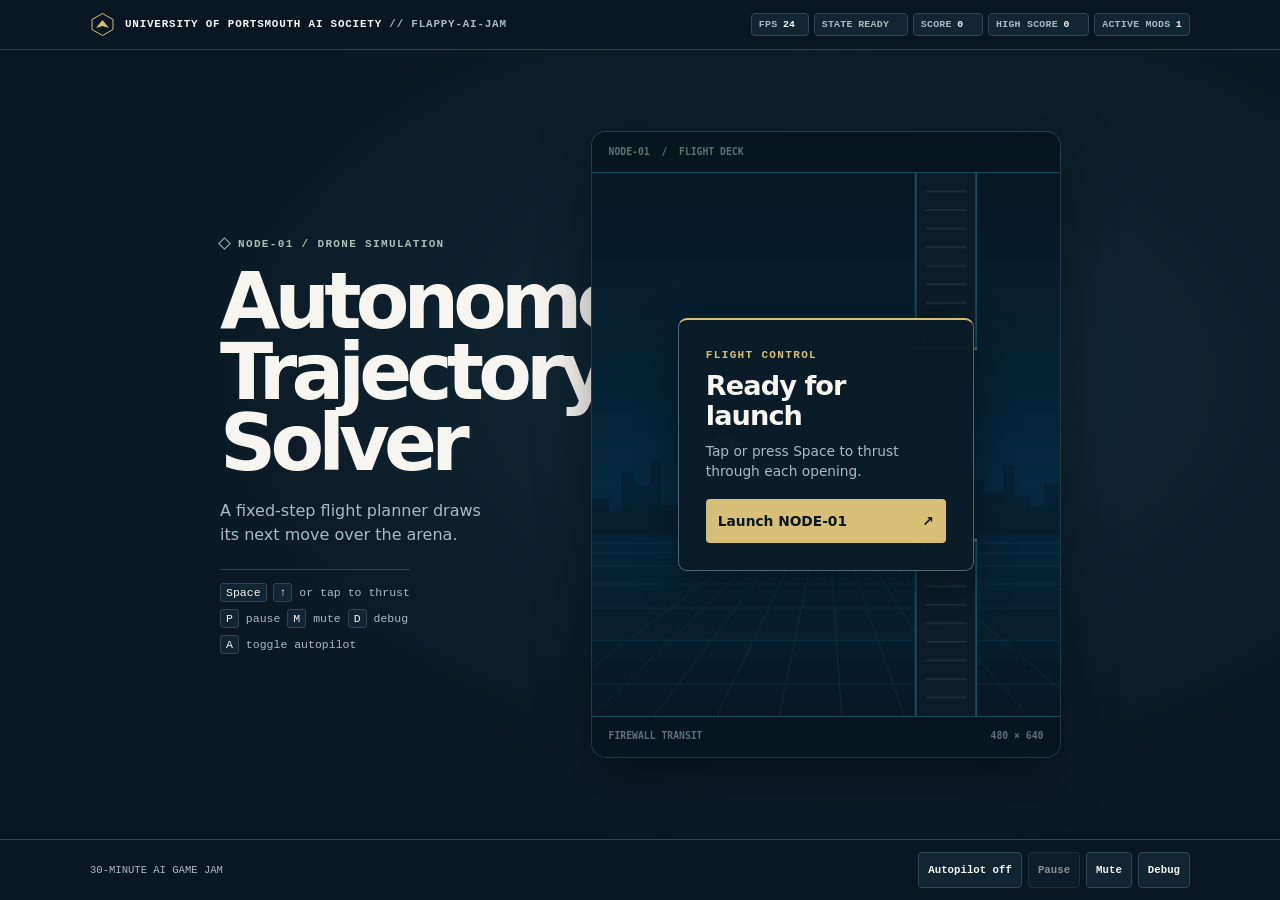
<file: examples/01-neural-autopilot.html>
<!doctype html>
<!--
  Protocol: Aero · University of Portsmouth AI Society
  Open this file directly, or paste the entire file into Gemini Canvas.
  The AI PROMPT ZONE labels mark safe starting points for jam changes.
-->
<html lang="en">
<head>
<meta charset="utf-8">
<meta name="viewport" content="width=device-width, initial-scale=1">
<meta name="theme-color" content="#091722">
<title>Autonomous Trajectory Solver · Flappy AI Jam</title>
<link rel="icon" href="data:image/svg+xml,%3Csvg xmlns='http://www.w3.org/2000/svg' viewBox='0 0 32 32'%3E%3Crect width='32' height='32' rx='7' fill='%23091722'/%3E%3Cpath d='M5 21l11-12 11 12-11-3z' fill='white'/%3E%3C/svg%3E">
<style>
  /* AI PROMPT ZONE: BRAND. Canvas reads these same values through BRAND_TOKENS. */
  :root {
    --navy: #073B5C;
    --cream: #F7F5F0;
    --sand: #E8D9B9;
    --sage: #A7BFB4;
    --gold: #D7BF78;
    --sea: #287D9B;
    --ink: #091722;
    --panel: #112532;
    --muted: #a6bdc6;
    --line: #304652;
    --warning: #ffa59a;
    --mono: ui-monospace, "SFMono-Regular", Consolas, "Liberation Mono", monospace;
    color-scheme: dark;
  }

  * { box-sizing: border-box; }
  [hidden] { display: none !important; }
  body {
    margin: 0;
    min-height: 100svh;
    display: grid;
    grid-template-rows: auto 1fr auto;
    background: radial-gradient(ellipse at 66% 42%, #132c3a, var(--ink) 64%);
    color: var(--cream);
    font: 1rem/1.5 system-ui, sans-serif;
  }
  button { font: inherit; cursor: pointer; touch-action: manipulation; }
  button:focus-visible, canvas:focus-visible {
    outline: 2px solid var(--gold);
    outline-offset: 4px;
  }
  .shell-header, .shell-footer {
    display: flex;
    align-items: center;
    justify-content: space-between;
    gap: 14px 22px;
    padding: 12px max(20px, calc((100% - 1100px) / 2));
    background: var(--ink);
  }
  .shell-header { border-bottom: 1px solid var(--line); flex-wrap: wrap; }
  .shell-footer { border-top: 1px solid var(--line); }
  .brand {
    display: flex;
    align-items: center;
    gap: 10px;
    font: 700 .68rem/1.5 var(--mono);
    letter-spacing: .075em;
  }
  .brand svg { color: var(--gold); flex: none; }
  .brand span { color: var(--muted); }
  .telemetry { display: flex; flex-wrap: wrap; gap: 5px; margin: 0; }
  .pill {
    display: flex;
    align-items: baseline;
    gap: .55em;
    padding: 4px 7px;
    border: 1px solid var(--line);
    border-radius: 4px;
    background: var(--panel);
    color: var(--muted);
    font: 650 .62rem/1.35 var(--mono);
    letter-spacing: .025em;
    white-space: nowrap;
  }
  .pill dd { margin: 0; color: var(--cream); font-variant-numeric: tabular-nums; }
  #telemetry-state { color: var(--sage); min-width: 7ch; }
  #telemetry-fps, #telemetry-score, #telemetry-record { min-width: 3ch; }
  body[data-phase="BREACH"] #telemetry-state { color: var(--warning); }

  main {
    width: min(100% - 40px, 840px);
    margin: auto;
    padding: 22px 0;
    display: grid;
    grid-template-columns: minmax(220px, .85fr) minmax(0, 1.35fr);
    align-items: center;
    gap: clamp(28px, 6vw, 84px);
  }
  .eyebrow {
    display: flex;
    align-items: center;
    gap: 9px;
    margin: 0 0 14px;
    color: var(--sage);
    font: 700 .69rem/1.45 var(--mono);
    letter-spacing: .12em;
  }
  .eyebrow::before {
    content: "";
    width: 7px;
    height: 7px;
    border: 1px solid var(--sage);
    transform: rotate(45deg);
  }
  h1 {
    margin: 0;
    font-size: clamp(3rem, 6.1vw, 5.1rem);
    font-weight: 780;
    letter-spacing: -.075em;
    line-height: .91;
  }
  h1 span { display: block; color: var(--gold); }
  .brief { max-width: 27ch; color: var(--muted); margin: 20px 0 22px; }
  .control-guide {
    width: fit-content;
    display: grid;
    gap: 8px;
    margin: 0;
    padding: 14px 0 0;
    border-top: 1px solid var(--line);
    color: var(--muted);
    font: .72rem/1.55 var(--mono);
    list-style: none;
  }
  kbd {
    padding: 2px 5px;
    border: 1px solid var(--line);
    border-radius: 3px;
    background: var(--panel);
    color: var(--cream);
    font: inherit;
  }
  .stage {
    position: relative;
    justify-self: center;
    width: min(100%, 480px, max(330px, calc((100svh - 156px) * .75)));
    aspect-ratio: 3 / 4;
    isolation: isolate;
    border-radius: 14px;
    background: var(--navy);
    box-shadow: 0 16px 55px #0006, 0 0 0 1px var(--line);
  }
  canvas {
    position: absolute;
    inset: 0;
    display: block;
    width: 100%;
    height: 100%;
    border-radius: inherit;
    touch-action: none;
  }
  .overlay {
    position: absolute;
    inset: 0;
    display: grid;
    place-items: center;
    padding: 15px;
    border-radius: inherit;
    background: #06141c72;
    touch-action: manipulation;
  }
  .dialogue {
    width: min(100%, 296px);
    padding: clamp(16px, 3.4vw, 27px);
    border: 1px solid #506972;
    border-radius: 9px;
    border-top: 2px solid var(--gold);
    background: #0b1c27f7;
    box-shadow: 0 10px 40px #0006;
  }
  .dialogue .eyebrow { margin-bottom: 8px; color: var(--gold); }
  .dialogue .eyebrow::before { display: none; }
  h2 { margin: 0; font-size: clamp(1.25rem, 4vw, 1.7rem); letter-spacing: -.035em; line-height: 1.12; }
  .dialogue p:not(.eyebrow) { margin: 9px 0 17px; color: var(--muted); font-size: .86rem; }
  .primary {
    display: flex;
    align-items: center;
    justify-content: space-between;
    gap: 8px;
    width: 100%;
    min-height: 44px;
    padding: 8px 12px;
    border: 0;
    border-radius: 4px;
    background: var(--gold);
    color: var(--ink);
    font-size: .86rem;
    font-weight: 750;
  }
  .primary:hover { background: var(--sand); }
  .primary:disabled { opacity: .7; cursor: default; }
  .shell-footer p { margin: 0; color: var(--muted); font: .66rem/1.4 var(--mono); }
  .actions { display: flex; flex-wrap: wrap; gap: 6px; }
  .tool {
    min-height: 36px;
    padding: 4px 9px;
    border: 1px solid var(--line);
    border-radius: 4px;
    background: var(--panel);
    color: var(--cream);
    font: 650 .67rem/1 var(--mono);
  }
  .tool:hover:not(:disabled), .tool[aria-pressed="true"] { border-color: var(--sage); color: var(--sage); }
  .tool:disabled { opacity: .55; cursor: default; }
  .sr-only {
    position: absolute;
    width: 1px;
    height: 1px;
    padding: 0;
    margin: -1px;
    overflow: hidden;
    clip-path: inset(50%);
    white-space: nowrap;
  }
  @media (max-width: 700px) {
    main { width: min(100% - 32px, 480px); grid-template-columns: 1fr; gap: 14px; padding: 15px 0 19px; }
    .shell-header, .shell-footer { padding: 9px 16px; gap: 8px; }
    .intro .eyebrow { margin-bottom: 6px; }
    h1 { font-size: clamp(2.3rem, 8vw, 3.5rem); }
    h1 span { display: inline; }
    .brief { margin: 7px 0 0; max-width: none; font-size: .86rem; }
    .control-guide { display: flex; flex-wrap: wrap; padding-top: 7px; margin-top: 8px; font-size: .63rem; }
    .tool { min-height: 42px; }
  }
  @media (max-width: 390px) {
    .shell-footer { flex-wrap: wrap; }
    .pill { padding-inline: 5px; }
  }
  .shell-footer .actions { flex-wrap: wrap; justify-content: flex-end; }
  #mod-status { font: 11px ui-monospace, monospace; }
</style>
</head>
<body data-phase="READY">
<header class="shell-header">
  <div class="brand">
    <svg width="25" height="25" viewBox="0 0 25 25" aria-hidden="true">
      <path d="M12.5 1.5 23 7.5v10l-10.5 6L2 17.5v-10z" fill="none" stroke="currentColor"/>
      <path d="m6 16 6.5-8 6.5 8-6.5-2z" fill="currentColor"/>
    </svg>
    <div>UNIVERSITY OF PORTSMOUTH AI SOCIETY <span>// FLAPPY-AI-JAM</span></div>
  </div>
  <dl class="telemetry" aria-label="Live telemetry">
    <div class="pill"><dt>FPS</dt><dd id="telemetry-fps">—</dd></div>
    <div class="pill"><dt>STATE</dt><dd id="telemetry-state">READY</dd></div>
    <div class="pill"><dt>SCORE</dt><dd id="telemetry-score">0</dd></div>
    <div class="pill"><dt>HIGH SCORE</dt><dd id="telemetry-record">0</dd></div>
    <div class="pill" id="mods-pill"><dt>ACTIVE MODS</dt><dd id="telemetry-mods">0</dd></div>
  </dl>
</header>
<main>
  <section class="intro" aria-labelledby="title">
    <p class="eyebrow">NODE-01 / DRONE SIMULATION</p>
    <h1 id="title">Autonomous Trajectory Solver</h1>
    <p class="brief">A fixed-step flight planner draws its next move over the arena.</p>
    <ul class="control-guide" id="flight-controls" aria-label="Flight controls">
      <li><kbd>Space</kbd> <kbd>↑</kbd> or tap to thrust</li>
      <li><kbd>P</kbd> pause <kbd>M</kbd> mute <kbd>D</kbd> debug</li>
      <li><kbd>A</kbd> toggle autopilot</li>
    </ul>
  </section>
  <section class="stage" id="flight-deck" aria-label="Flight deck">
    <canvas id="game" width="480" height="640" tabindex="0" aria-label="Protocol: Aero playfield"
      aria-describedby="flight-controls">This game requires a browser with Canvas 2D support.</canvas>
    <div class="overlay" id="overlay">
      <div class="dialogue">
        <p class="eyebrow" id="overlay-label">FLIGHT CONTROL</p>
        <h2 id="overlay-title">Ready for launch</h2>
        <p id="overlay-detail">Tap or press Space to thrust through each opening.</p>
        <button class="primary" id="flight-action" type="button">
          <span id="flight-action-label">Launch NODE-01</span><span aria-hidden="true">↗</span>
        </button>
      </div>
    </div>
    <p class="sr-only" id="announcer" role="status"></p>
  </section>
</main>
<footer class="shell-footer">
  <p>30-MINUTE AI GAME JAM</p>
  <div class="actions" aria-label="Simulation settings">
    <button class="tool" id="mod-toggle" type="button" aria-pressed="false">Autopilot off</button>
    <button class="tool" id="pause" type="button" disabled>Pause</button>
    <button class="tool" id="mute" type="button" aria-pressed="false">Mute</button>
    <button class="tool" id="debug" type="button" aria-pressed="false">Debug</button>
  </div>
</footer>
<noscript><p>Enable JavaScript to run Protocol: Aero.</p></noscript>
<script>
(() => {
  "use strict";

  const byId = (id) => document.getElementById(id);
  const canvas = byId("game");
  const flightDeck = byId("flight-deck");
  const ctx = canvas.getContext("2d", { alpha: false });
  const ui = {
    fps: byId("telemetry-fps"), phase: byId("telemetry-state"), score: byId("telemetry-score"),
    high: byId("telemetry-record"), mods: byId("telemetry-mods"), modsPill: byId("mods-pill"),
    overlay: byId("overlay"), label: byId("overlay-label"), title: byId("overlay-title"),
    detail: byId("overlay-detail"), action: byId("flight-action"), actionLabel: byId("flight-action-label"),
    announcer: byId("announcer"), pause: byId("pause"), mute: byId("mute"), debug: byId("debug"),
  };
  if (!ctx) {
    ui.title.textContent = "Canvas 2D unavailable";
    ui.detail.textContent = "Open this file in a browser with Canvas 2D enabled.";
    ui.action.disabled = true;
    ui.mute.disabled = true;
    ui.debug.disabled = true;
    return;
  }

  // === AI PROMPT ZONE: CONFIG ===
  // Positions and extents are in logical px. Speeds use px/s and acceleration uses px/s².
  const CONFIG = Object.freeze({
    width: 480,
    height: 640,
    step: 1 / 120,
    maxFrameDelta: 0.05,
    top: 42,
    bottom: 598,
    playerX: 137,
    playerY: 320,
    playerHalfWidth: 15,
    playerHalfHeight: 10,
    gravity: 930,
    thrust: 315,
    terminalSpeed: 540,
    gateWidth: 64,
    gateSpacing: 248,
    firstGateX: 331,
    gateSpeed: 172,
    maxGateSpeed: 282,
    gateSpeedPerPoint: 4,
    gap: 194,
    minGap: 148,
    gapPerPoint: 2,
    gapCenterDrift: 94,
    gatePoolSize: 6,
    particlePoolSize: 160,
    trailInterval: 1 / 36,
    restartDelay: .24,
    telemetryInterval: 0.3,
    scoreKey: "01-neural-autopilot-best",
    muteKey: "protocolAeroMuted",
  });

  // Read CSS once; resize and rendering reuse this immutable mirror of the palette.
  const css = getComputedStyle(document.documentElement);
  const token = (name) => css.getPropertyValue(name).trim();
  const BRAND_TOKENS = Object.freeze({
    navy: token("--navy"), cream: token("--cream"), sand: token("--sand"),
    sage: token("--sage"), gold: token("--gold"), sea: token("--sea"),
    ink: token("--ink"), panel: token("--panel"), muted: token("--muted"),
    line: token("--line"), warning: token("--warning"),
  });
  const clamp = (n, min, max) => Math.min(max, Math.max(min, n));
  const mix = (a, b, alpha) => a + (b - a) * alpha;
  const motion = window.matchMedia("(prefers-reduced-motion: reduce)");
  const PHASE = Object.freeze({ READY: "READY", RUNNING: "RUNNING", PAUSED: "PAUSED", BREACH: "BREACH" });

  // The jam already stored a best score under this key. File previews and sandboxed
  // frames can deny storage, so the in-memory score remains the source of truth.
  const storage = {
    read(key) {
      try { return window.localStorage.getItem(key); } catch { return null; }
    },
    write(key, value) {
      try { window.localStorage.setItem(key, String(value)); } catch { /* optional persistence */ }
    },
  };
  const savedScore = Number(storage.read(CONFIG.scoreKey));
  let highScore = Number.isSafeInteger(savedScore) && savedScore > 0 ? savedScore : 0;

  // === AI PROMPT ZONE: AUDIO ===
  // Frequency sweeps and short envelopes keep cues intelligible without external files.
  const CUES = {
    flap: [[0, 410, 255, .085, .12, "triangle"]],
    score: [[0, 660, 760, .09, .10, "sine"], [.065, 880, 995, .12, .10, "triangle"]],
    record: [[.19, 780, 850, .085, .09, "sine"], [.265, 990, 1100, .085, .09, "sine"],
      [.34, 1320, 1480, .14, .10, "triangle"]],
    breach: [[0, 165, 46, .26, .15, "triangle"], [.025, 91, 45, .16, .065, "sawtooth"]],
  };

  class SoundEngine {
    #context = null;
    #master = null;
    #muted = storage.read(CONFIG.muteKey) === "1";
    #resumePending = false;
    #unavailable = false;
    #voices = 0;

    get muted() { return this.#muted; }

    // Call directly inside a click, touch or key handler for autoplay policies.
    unlock() {
      if (this.#muted || this.#unavailable) return;
      if (!this.#context) {
        const Audio = window.AudioContext ?? window.webkitAudioContext;
        if (!Audio) {
          this.#unavailable = true;
          return;
        }
        try {
          this.#context = new Audio();
          this.#master = this.#context.createGain();
          this.#master.gain.value = .6;
          this.#master.connect(this.#context.destination);
        } catch {
          this.#unavailable = true;
          return;
        }
      }
      if (this.#context.state !== "running" && !this.#resumePending) {
        this.#resumePending = true;
        this.#context.resume().catch(() => {}).finally(() => { this.#resumePending = false; });
      }
    }

    toggle() {
      this.#muted = !this.#muted;
      storage.write(CONFIG.muteKey, this.#muted ? 1 : 0);
      if (!this.#muted) this.unlock();
      if (this.#master) {
        const now = this.#context.currentTime;
        const gain = this.#master.gain;
        gain.cancelScheduledValues(now);
        gain.setTargetAtTime(this.#muted ? 0 : .6, now, .012);
      }
      return this.#muted;
    }

    play(name) {
      if (this.#muted || this.#unavailable || this.#context?.state !== "running") return;
      const now = this.#context.currentTime;
      const notes = CUES[name];
      for (let i = 0; i < notes.length && this.#voices < 20; i++) {
        const [delay, from, to, duration, peak, waveform] = notes[i];
        const start = now + delay;
        const end = start + duration;
        const oscillator = this.#context.createOscillator();
        const envelope = this.#context.createGain();
        oscillator.type = waveform;
        oscillator.frequency.setValueAtTime(from, start);
        oscillator.frequency.exponentialRampToValueAtTime(to, end);
        envelope.gain.setValueAtTime(.0001, start);
        envelope.gain.exponentialRampToValueAtTime(peak, start + .012);
        envelope.gain.exponentialRampToValueAtTime(.0001, end);
        oscillator.connect(envelope).connect(this.#master);
        this.#voices++;
        oscillator.onended = () => {
          oscillator.disconnect();
          envelope.disconnect();
          this.#voices--;
        };
        oscillator.start(start);
        oscillator.stop(end + .012);
      }
    }
  }

  // === AI PROMPT ZONE: STATE ===
  class StateMachine {
    #phase = PHASE.READY;

    get phase() { return this.#phase; }

    transition(next) {
      const current = this.#phase;
      const allowed =
        (current === PHASE.READY && next === PHASE.RUNNING) ||
        (current === PHASE.RUNNING && (next === PHASE.PAUSED || next === PHASE.BREACH)) ||
        ((current === PHASE.PAUSED || current === PHASE.BREACH) && next === PHASE.RUNNING);
      if (!allowed) return false;
      this.#phase = next;
      return true;
    }
  }

  // === AI PROMPT ZONE: ENTITIES ===
  // Pool entries keep the same shape and identity across runs. Previous positions
  // belong to the fixed step; presentation interpolates without mutating them.
  const Entities = {
    player: { x: CONFIG.playerX, y: CONFIG.playerY, prevY: CONFIG.playerY, vy: 0, prevVy: 0 },
    gates: Array.from({ length: CONFIG.gatePoolSize }, () => ({
      active: false, scored: false, x: 0, prevX: 0, top: 0, bottom: 0,
    })),
    particles: Array.from({ length: CONFIG.particlePoolSize }, () => ({
      life: 0, duration: 0, x: 0, y: 0, prevX: 0, prevY: 0, vx: 0, vy: 0, size: 0, color: "",
    })),
  };
  const { player, gates, particles } = Entities;
  const playerView = Object.freeze({
    get x() { return player.x; },
    get y() { return player.y; },
    get vy() { return player.vy; },
    halfWidth: CONFIG.playerHalfWidth,
    halfHeight: CONFIG.playerHalfHeight,
  });
  const gateViews = gates.map((gate) => Object.freeze({
    get x() { return gate.x; },
    width: CONFIG.gateWidth,
    get top() { return gate.top; },
    get bottom() { return gate.bottom; },
    get scored() { return gate.scored; },
  }));
  const machine = new StateMachine();
  const sound = new SoundEngine();
  let score = 0;
  let runId = 0;
  let tick = 0;
  let debug = false;
  let thrustQueued = false;
  let runSeed = 0;
  let gateRandomState = 0;
  let particleCursor = 0;
  let trailTime = 0;
  let distance = 0;
  let prevDistance = 0;
  let gateSpeed = CONFIG.gateSpeed;
  let lastGateCenter = CONFIG.playerY;
  let firstGate = true;
  let isNewRecord = false;
  let restartLocked = false;

  const stateView = Object.freeze({
    get phase() { return machine.phase; },
    get runId() { return runId; },
    get seed() { return runSeed; },
    get tick() { return tick; },
    get elapsed() { return tick * CONFIG.step; },
    get score() { return score; },
    get highScore() { return highScore; },
    get debug() { return debug; },
    player: playerView,
  });

  // === AI PROMPT ZONE: MOD_HOOKS ===
  // A single ordered registry means no per-frame filtering, closures or snapshots.
  const MOD_HOOKS = Object.freeze({
    onInit: null,
    onFlap: null,
    onUpdate: null,
    onRenderBackground: null,
    onRenderEntities: null,
    onScore: null,
    onCollision: null,
  });
  const hookNames = Object.keys(MOD_HOOKS);
  const mods = [];
  let inHook = false;

  function syncMods() {
    ui.mods.textContent = String(mods.length);
    ui.modsPill.title = mods.length ? mods.map((mod) => mod.id).join(", ") : "No mods registered";
  }

  function invoke(hook, first, second) {
    let gravityScale = 1;
    inHook = true;
    try {
      for (let i = 0; i < mods.length; i++) {
        const mod = mods[i];
        const callback = mod.hooks[hook];
        if (!callback) continue;
        try {
          if (hook === "onRenderBackground" || hook === "onRenderEntities") {
            ctx.save();
            ctx.beginPath();
            try { callback(ctx); } finally {
              ctx.restore();
              ctx.beginPath();
            }
          } else if (hook === "onUpdate") {
            const scale = callback(first, second);
            if (Number.isFinite(scale)) gravityScale = clamp(gravityScale * clamp(scale, -2, 2), -2, 2);
          } else if (hook === "onCollision") {
            callback(first, second);
          } else if (hook === "onScore") {
            callback(first);
          } else {
            callback();
          }
        } catch (error) {
          mods.splice(i--, 1);
          syncMods();
          console.error("Protocol: Aero disabled mod " + mod.id + " in " + hook, error);
        }
      }
    } finally {
      inHook = false;
    }
    return gravityScale;
  }

  const GameModAPI = Object.freeze({
    register(id, hooks) {
      if (inHook) throw new Error("Register and dispose mods outside callbacks.");
      if (typeof id !== "string" || !/^[a-z0-9][a-z0-9-]{0,47}$/.test(id)) {
        throw new TypeError("Use a lowercase mod ID with letters, digits or hyphens.");
      }
      if (!hooks || typeof hooks !== "object" || mods.some((mod) => mod.id === id)) {
        throw new TypeError("Supply a hook object and a unique mod ID.");
      }
      const registered = Object.create(null);
      for (const name of hookNames) {
        const callback = hooks[name];
        if (callback === undefined) continue;
        if (typeof callback !== "function") throw new TypeError(name + " must be a function.");
        registered[name] = callback;
      }
      const mod = { id, hooks: registered };
      // A failed initializer never installs its mod or changes the active count.
      inHook = true;
      try {
        const init = registered.onInit;
        if (init) init();
      } catch (error) {
        console.error("Protocol: Aero could not initialize mod " + id, error);
        return () => false;
      } finally {
        inHook = false;
      }
      mods.push(mod);
      syncMods();
      return () => {
        if (inHook) throw new Error("Register and dispose mods outside callbacks.");
        const index = mods.indexOf(mod);
        if (index === -1) return false;
        mods.splice(index, 1);
        syncMods();
        return true;
      };
    },
  });

  // Uncomment one example to start a jam mod. A Canvas 2D layer draws a scanline;
  // the second example flips flight after three gates and resets with the score.
  /*
  GameModAPI.register("scanline", {
    onRenderBackground(ctx) {
      if (motion.matches) return;
      ctx.fillStyle = BRAND_TOKENS.sea;
      ctx.globalAlpha = .22;
      ctx.fillRect(0, (stateView.elapsed * 45) % CONFIG.height, CONFIG.width, 2);
    },
  });

  GameModAPI.register("inverted-flight", {
    onUpdate(dt, state) {
      return state.score >= 3 ? -1 : 1;
    },
  });
  */

  // === AI PROMPT ZONE: PIPES / LEVEL ===
  function nextGateRandom() {
    // xorshift32. Keep cosmetic Math.random() calls off the gameplay RNG.
    gateRandomState ^= gateRandomState << 13;
    gateRandomState ^= gateRandomState >>> 17;
    gateRandomState ^= gateRandomState << 5;
    return (gateRandomState >>> 0) / 4294967296;
  }

  function spawnGate(x) {
    for (let i = 0; i < gates.length; i++) {
      const gate = gates[i];
      if (gate.active) continue;
      const halfGap = Math.max(CONFIG.minGap, CONFIG.gap - score * CONFIG.gapPerPoint) / 2;
      const center = firstGate ? CONFIG.playerY : clamp(
        lastGateCenter + (nextGateRandom() * 2 - 1) * CONFIG.gapCenterDrift,
        CONFIG.top + halfGap + 42, CONFIG.bottom - halfGap - 42,
      );
      gate.active = true;
      gate.scored = false;
      gate.x = gate.prevX = x;
      gate.top = center - halfGap;
      gate.bottom = center + halfGap;
      lastGateCenter = center;
      firstGate = false;
      return;
    }
    // If a student compresses gate spacing past capacity, the next tick can
    // retry after a gate leaves. Never overwrite a gate still in the arena.
  }

  function resetRun() {
    runId++;
    runSeed = Math.floor(Math.random() * 4294967296) || 1;
    gateRandomState = runSeed | 0;
    score = tick = 0;
    isNewRecord = false;
    player.y = player.prevY = CONFIG.playerY;
    player.vy = player.prevVy = 0;
    distance = prevDistance = trailTime = 0;
    gateSpeed = CONFIG.gateSpeed;
    particleCursor = 0;
    firstGate = true;
    lastGateCenter = CONFIG.playerY;
    for (let i = 0; i < gates.length; i++) gates[i].active = false;
    for (let i = 0; i < particles.length; i++) particles[i].life = 0;
    spawnGate(CONFIG.firstGateX);
    syncScore();
  }

  function emitParticle(x, y, vx, vy, life, size, color) {
    // Overwrite the oldest emission if a burst fills the pool.
    const particle = particles[particleCursor];
    particleCursor = (particleCursor + 1) % particles.length;
    particle.x = particle.prevX = x;
    particle.y = particle.prevY = y;
    particle.vx = vx;
    particle.vy = vy;
    particle.life = particle.duration = life;
    particle.size = size;
    particle.color = color;
  }

  function trail() {
    emitParticle(player.x - 17, player.y + Math.random() * 6 - 3,
      -90 - Math.random() * 95, Math.random() * 42 - 21,
      .18 + Math.random() * .15, 2 + Math.random() * 2, BRAND_TOKENS.sage);
  }

  function burst(x, y, count, color) {
    if (motion.matches) return;
    for (let i = 0; i < count; i++) {
      const angle = Math.random() * Math.PI * 2;
      const speed = 32 + Math.random() * 115;
      emitParticle(x, y, Math.cos(angle) * speed - 35, Math.sin(angle) * speed,
        .24 + Math.random() * .27, 2 + Math.random() * 2, color);
    }
  }

  function moveParticles(dt) {
    for (let i = 0; i < particles.length; i++) {
      const particle = particles[i];
      if (particle.life <= 0) continue;
      particle.life -= dt;
      particle.prevX = particle.x;
      particle.prevY = particle.y;
      particle.x += particle.vx * dt;
      particle.y += particle.vy * dt;
      particle.vy += 80 * dt;
    }
  }

  // === AI PROMPT ZONE: SCORE & GAME OVER ===
  function syncScore() {
    ui.score.textContent = String(score);
    ui.high.textContent = String(highScore);
  }

  function clearGate(gate) {
    gate.scored = true;
    score++;
    sound.play("score");
    if (score > highScore) {
      highScore = score;
      storage.write(CONFIG.scoreKey, highScore);
      // Play the distinct record cue once per flight, even if the record grows.
      if (!isNewRecord) sound.play("record");
      isNewRecord = true;
    }
    syncScore();
    burst(player.x - CONFIG.playerHalfWidth, player.y, 15, BRAND_TOKENS.gold);
    invoke("onScore", score);
  }

  function breach(obstacle) {
    thrustQueued = false;
    if (!changePhase(PHASE.BREACH)) return;
    // An input meant to save the previous flight must not launch the next one.
    restartLocked = ui.action.disabled = true;
    window.setTimeout(() => { restartLocked = ui.action.disabled = false; }, CONFIG.restartDelay * 1000);
    burst(player.x, player.y, 24, BRAND_TOKENS.warning);
    sound.play("breach");
    invoke("onCollision", playerView, obstacle);
  }

  // === AI PROMPT ZONE: PHYSICS ===
  function simulate(dt) {
    tick++;
    player.prevY = player.y;
    player.prevVy = player.vy;
    prevDistance = distance;
    const gravityScale = invoke("onUpdate", dt, stateView);
    if (thrustQueued) {
      thrustQueued = false;
      player.vy = gravityScale < 0 ? CONFIG.thrust : -CONFIG.thrust;
      sound.play("flap");
      invoke("onFlap");
      burst(player.x - 16, player.y, 5, BRAND_TOKENS.sea);
    }

    player.vy = clamp(player.vy + CONFIG.gravity * gravityScale * dt,
      -CONFIG.terminalSpeed, CONFIG.terminalSpeed);
    player.y += player.vy * dt;

    gateSpeed = Math.min(CONFIG.maxGateSpeed, CONFIG.gateSpeed + score * CONFIG.gateSpeedPerPoint);
    distance += gateSpeed * dt;
    let farthest = -CONFIG.gateWidth;
    for (let i = 0; i < gates.length; i++) {
      const gate = gates[i];
      if (!gate.active) continue;
      gate.prevX = gate.x;
      gate.x -= gateSpeed * dt;
      if (gate.x + CONFIG.gateWidth < 0) gate.active = false;
      farthest = Math.max(farthest, gate.x);
    }
    const spawnX = farthest + CONFIG.gateSpacing;
    if (spawnX <= CONFIG.width + 24) spawnGate(spawnX);

    moveParticles(dt);
    if (!motion.matches) {
      trailTime += dt;
      while (trailTime >= CONFIG.trailInterval) {
        trailTime -= CONFIG.trailInterval;
        trail();
      }
    }

    const left = player.x - CONFIG.playerHalfWidth;
    const right = player.x + CONFIG.playerHalfWidth;
    const top = player.y - CONFIG.playerHalfHeight;
    const bottom = player.y + CONFIG.playerHalfHeight;
    if (top <= CONFIG.top || bottom >= CONFIG.bottom) {
      player.y = clamp(player.y, CONFIG.top + CONFIG.playerHalfHeight, CONFIG.bottom - CONFIG.playerHalfHeight);
      breach(null);
      return;
    }
    for (let i = 0; i < gates.length; i++) {
      const gate = gates[i];
      if (gate.active && right >= gate.x && left <= gate.x + CONFIG.gateWidth &&
          (top <= gate.top || bottom >= gate.bottom)) {
        breach(gateViews[i]);
        return;
      }
    }
    // Collision takes precedence. Award only once, after the entire hull clears.
    for (let i = 0; i < gates.length; i++) {
      const gate = gates[i];
      if (gate.active && !gate.scored && gate.x + CONFIG.gateWidth < left) clearGate(gate);
    }
  }

  // === AI PROMPT ZONE: GRAPHICS ===
  // Cache reusable vector paths at startup and the gradient on backing-store resize.
  const droneHull = new Path2D("M-16 -1 L-9 -7 L3 -9 L11 -5 L16 0 L7 7 L-6 8 L-16 3 Z");
  const droneWing = new Path2D("M-7 -3 L6 -2 L1 4 L-11 5 Z");
  const city = new Path2D(
    "M0 412 V375 H18 V387 H30 V349 H44 V362 H60 V337 H70 V383 H92 V373 H103 V354 H114 V387 " +
    "H134 V367 H151 V340 H160 V373 H176 V391 H201 V371 H224 V383 H240 V348 H252 V357 H269 V387 " +
    "H285 V363 H299 V328 H308 V352 H321 V380 H345 V354 H360 V376 H373 V388 H391 V356 H402 V369 " +
    "H422 V341 H433 V373 H449 V383 H464 V360 H480 V412 Z",
  );
  const canvasFont = "600 10px ui-monospace, monospace";
  let background = null;
  let resizePending = true;
  let pixelRatio = 0;
  let fpsText = "FPS —";

  function resizeCanvas(dpr) {
    resizePending = false;
    pixelRatio = dpr;
    const bounds = canvas.getBoundingClientRect();
    // Display size and DPR only affect the backing store, never gameplay.
    const width = Math.max(1, Math.round(bounds.width * dpr));
    const height = Math.max(1, Math.round(bounds.height * dpr));
    if (canvas.width !== width || canvas.height !== height) {
      canvas.width = width;
      canvas.height = height;
    }
    ctx.setTransform(width / CONFIG.width, 0, 0, height / CONFIG.height, 0, 0);
    background = ctx.createLinearGradient(0, 0, 0, CONFIG.height);
    background.addColorStop(0, BRAND_TOKENS.ink);
    background.addColorStop(.57, BRAND_TOKENS.navy);
    background.addColorStop(1, BRAND_TOKENS.ink);
  }

  function renderBackground(travel) {
    ctx.fillStyle = background;
    ctx.fillRect(0, 0, CONFIG.width, CONFIG.height);

    // Two reusable layers: a slow skyline and the faster floor grid.
    const offset = (travel * .08) % CONFIG.width;
    ctx.save();
    ctx.fillStyle = BRAND_TOKENS.ink;
    ctx.globalAlpha = .36;
    ctx.translate(-offset, 0);
    ctx.fill(city);
    ctx.translate(CONFIG.width, 0);
    ctx.fill(city);
    ctx.restore();

    ctx.strokeStyle = BRAND_TOKENS.sea;
    ctx.globalAlpha = .34;
    ctx.lineWidth = 1;
    ctx.beginPath();
    const gridOffset = (travel * .34) % 64;
    for (let x = -64; x <= CONFIG.width + 64; x += 64) {
      ctx.moveTo(CONFIG.width * .5 + (x - gridOffset - CONFIG.width * .5) * .2, 412);
      ctx.lineTo(x - gridOffset, CONFIG.bottom);
    }
    for (let y = 421, spacing = 10; y < CONFIG.bottom; y += spacing, spacing *= 1.35) {
      ctx.moveTo(0, y);
      ctx.lineTo(CONFIG.width, y);
    }
    ctx.stroke();
    ctx.globalAlpha = 1;
  }

  function renderRail() {
    ctx.fillStyle = BRAND_TOKENS.ink;
    ctx.fillRect(0, 0, CONFIG.width, CONFIG.top);
    ctx.fillRect(0, CONFIG.bottom, CONFIG.width, CONFIG.height - CONFIG.bottom);
    ctx.fillStyle = BRAND_TOKENS.sea;
    ctx.fillRect(0, CONFIG.top - 1, CONFIG.width, 1);
    ctx.fillRect(0, CONFIG.bottom, CONFIG.width, 1);
    ctx.fillStyle = BRAND_TOKENS.sage;
    ctx.font = canvasFont;
    ctx.textBaseline = "middle";
    ctx.textAlign = "left";
    ctx.fillText("NODE-01  /  FLIGHT DECK", 17, CONFIG.top / 2);
    ctx.fillStyle = BRAND_TOKENS.muted;
    ctx.fillText("FIREWALL TRANSIT", 17, (CONFIG.height + CONFIG.bottom) / 2);
    ctx.textAlign = "right";
    ctx.fillText("480 × 640", CONFIG.width - 17, (CONFIG.height + CONFIG.bottom) / 2);
    ctx.textAlign = "left";
  }

  function renderGate(gate, x) {
    const width = CONFIG.gateWidth;
    const upperHeight = gate.top - CONFIG.top;
    const lowerHeight = CONFIG.bottom - gate.bottom;
    ctx.fillStyle = BRAND_TOKENS.panel;
    ctx.fillRect(x, CONFIG.top, width, upperHeight);
    ctx.fillRect(x, gate.bottom, width, lowerHeight);
    ctx.fillStyle = BRAND_TOKENS.sea;
    ctx.fillRect(x, CONFIG.top, 2, upperHeight);
    ctx.fillRect(x + width - 2, CONFIG.top, 2, upperHeight);
    ctx.fillRect(x, gate.bottom, 2, lowerHeight);
    ctx.fillRect(x + width - 2, gate.bottom, 2, lowerHeight);
    ctx.fillStyle = BRAND_TOKENS.line;
    for (let y = gate.top - 30; y > CONFIG.top + 8; y -= 19) ctx.fillRect(x + 11, y, width - 22, 2);
    for (let y = gate.bottom + 28; y < CONFIG.bottom - 8; y += 19) ctx.fillRect(x + 11, y, width - 22, 2);

    // Endcaps mark the same edges the collision test uses.
    ctx.fillStyle = gate.scored ? BRAND_TOKENS.sage : BRAND_TOKENS.gold;
    ctx.fillRect(x, gate.top - 2, width, 2);
    ctx.fillRect(x, gate.bottom, width, 2);
    for (let stripe = 0; stripe < 3; stripe++) {
      ctx.fillRect(x + 9 + stripe * 8, gate.top - 12, 3, 5);
      ctx.fillRect(x + 9 + stripe * 8, gate.bottom + 7, 3, 5);
    }
  }

  function renderParticles(alpha) {
    if (motion.matches) return;
    for (let i = 0; i < particles.length; i++) {
      const p = particles[i];
      if (p.life <= 0) continue;
      ctx.globalAlpha = p.life / p.duration;
      ctx.fillStyle = p.color;
      ctx.fillRect(mix(p.prevX, p.x, alpha), mix(p.prevY, p.y, alpha), p.size, p.size);
    }
    ctx.globalAlpha = 1;
  }

  function renderDrone(y, vy) {
    ctx.save();
    ctx.translate(player.x, y);
    ctx.rotate(clamp(vy / 820, -.4, .49));
    ctx.fillStyle = BRAND_TOKENS.gold;
    ctx.fillRect(-21, -1.5, 6, 3);
    ctx.fillStyle = BRAND_TOKENS.cream;
    ctx.fill(droneHull);
    ctx.fillStyle = BRAND_TOKENS.navy;
    ctx.fill(droneWing);
    ctx.fillStyle = BRAND_TOKENS.sea;
    ctx.fillRect(3, -6, 5, 2);
    ctx.strokeStyle = BRAND_TOKENS.sage;
    ctx.lineWidth = 1;
    ctx.stroke(droneHull);
    ctx.restore();
  }

  function renderDebug() {
    // Raw fixed-step boxes are deliberately distinct from interpolated artwork.
    ctx.strokeStyle = BRAND_TOKENS.warning;
    ctx.lineWidth = 1;
    ctx.strokeRect(0.5, CONFIG.top, CONFIG.width - 1, CONFIG.bottom - CONFIG.top);
    ctx.beginPath();
    for (let i = 0; i < gates.length; i++) {
      const gate = gates[i];
      if (!gate.active) continue;
      ctx.strokeRect(gate.x, CONFIG.top, CONFIG.gateWidth, gate.top - CONFIG.top);
      ctx.strokeRect(gate.x, gate.bottom, CONFIG.gateWidth, CONFIG.bottom - gate.bottom);
      if (machine.phase === PHASE.READY) continue;
      const x = gate.x + CONFIG.gateWidth / 2;
      const y = (gate.top + gate.bottom) / 2;
      const tip = x - gateSpeed * .12;
      ctx.moveTo(x, y);
      ctx.lineTo(tip, y);
      ctx.lineTo(tip + 5, y - 4);
      ctx.moveTo(tip, y);
      ctx.lineTo(tip + 5, y + 4);
    }
    ctx.stroke();
    ctx.strokeStyle = BRAND_TOKENS.sage;
    ctx.strokeRect(player.x - CONFIG.playerHalfWidth, player.y - CONFIG.playerHalfHeight,
      CONFIG.playerHalfWidth * 2, CONFIG.playerHalfHeight * 2);
    const tip = player.y + player.vy * .12;
    const tail = tip - Math.sign(player.vy) * 6;
    ctx.beginPath();
    ctx.moveTo(player.x, player.y);
    ctx.lineTo(player.x, tip);
    if (player.vy !== 0) {
      ctx.moveTo(player.x - 4, tail);
      ctx.lineTo(player.x, tip);
      ctx.lineTo(player.x + 4, tail);
    }
    ctx.stroke();
    ctx.font = canvasFont;
    ctx.fillStyle = BRAND_TOKENS.gold;
    ctx.textAlign = "right";
    ctx.fillText(fpsText, CONFIG.width - 17, CONFIG.top / 2);
    ctx.textAlign = "left";
  }

  function render(alpha) {
    const travel = motion.matches ? 0 : mix(prevDistance, distance, alpha);
    renderBackground(travel);
    invoke("onRenderBackground");
    renderParticles(alpha);
    for (let i = 0; i < gates.length; i++) {
      const gate = gates[i];
      if (gate.active) renderGate(gate, mix(gate.prevX, gate.x, alpha));
    }
    renderDrone(mix(player.prevY, player.y, alpha), mix(player.prevVy, player.vy, alpha));
    invoke("onRenderEntities");
    renderRail();
    if (debug) renderDebug();
  }

  // === AI PROMPT ZONE: INPUT AND TELEMETRY ===
  function setDebug(enabled) {
    debug = Boolean(enabled);
    ui.debug.setAttribute("aria-pressed", String(debug));
  }

  function changePhase(next) {
    if (!machine.transition(next)) return false;
    document.body.dataset.phase = next;
    ui.phase.textContent = next;
    ui.overlay.hidden = next === PHASE.RUNNING;
    ui.pause.disabled = next !== PHASE.RUNNING && next !== PHASE.PAUSED;
    ui.pause.textContent = next === PHASE.PAUSED ? "Resume" : "Pause";
    switch (next) {
      case PHASE.RUNNING:
        ui.announcer.textContent = "Flight in progress.";
        break;
      case PHASE.PAUSED:
        ui.label.textContent = "FLIGHT CONTROL";
        ui.title.textContent = "Flight paused";
        ui.detail.textContent = "Resume when you’re ready.";
        ui.actionLabel.textContent = "Resume flight";
        ui.announcer.textContent = "Flight paused.";
        break;
      case PHASE.BREACH: {
        const summary = "Score " + score + " · High score " + highScore;
        ui.label.textContent = isNewRecord ? "NEW FLIGHT RECORD" : "SIGNAL LOST";
        ui.title.textContent = "Firewall breach";
        ui.detail.textContent = summary;
        ui.actionLabel.textContent = "Relaunch NODE-01";
        ui.announcer.textContent = "Firewall breach. " + summary + ".";
        break;
      }
    }
    return true;
  }

  let lastTime = null;
  let accumulator = 0;
  let sampleTime = 0;
  let sampleFrames = 0;

  function resetClock() {
    lastTime = null;
    accumulator = 0;
  }

  function pauseFlight() {
    if (!changePhase(PHASE.PAUSED)) return;
    thrustQueued = false;
    resetClock();
  }

  function resumeFlight() {
    if (document.hidden || !changePhase(PHASE.RUNNING)) return;
    // Hold the exact pause pose until the first new fixed tick.
    player.prevY = player.y;
    player.prevVy = player.vy;
    prevDistance = distance;
    for (let i = 0; i < gates.length; i++) gates[i].prevX = gates[i].x;
    for (let i = 0; i < particles.length; i++) {
      particles[i].prevX = particles[i].x;
      particles[i].prevY = particles[i].y;
    }
    resetClock();
  }

  function flightInput() {
    if (document.hidden || restartLocked) return;
    sound.unlock();
    if (machine.phase === PHASE.PAUSED) {
      resumeFlight();
      return;
    }
    if (machine.phase !== PHASE.RUNNING) {
      resetRun();
      changePhase(PHASE.RUNNING);
      resetClock();
    }
    thrustQueued = true;
  }

  function togglePause() {
    if (machine.phase === PHASE.RUNNING) pauseFlight();
    else if (machine.phase === PHASE.PAUSED && !document.hidden) {
      sound.unlock();
      resumeFlight();
    }
  }

  function toggleMute() {
    ui.mute.setAttribute("aria-pressed", String(sound.toggle()));
  }

  function handleKey(event) {
    if (event.defaultPrevented || event.altKey || event.ctrlKey || event.metaKey) return;
    const target = event.target;
    if (target instanceof HTMLElement &&
        (target.isContentEditable || target.closest("input, textarea, select"))) return;
    const key = event.key.toLowerCase();
    if (key === "a") { if (!event.repeat) toggleAutopilot(); event.preventDefault(); return; }
    const isThrust = key === " " || key === "arrowup";
    if (isThrust && key === " " && target instanceof HTMLElement && target.closest("button, a")) return;
    if (!isThrust && key !== "p" && key !== "m" && key !== "d") return;
    event.preventDefault();
    if (event.repeat) return;
    if (isThrust) {
      const previous = machine.phase;
      flightInput();
      if (previous !== PHASE.RUNNING) canvas.focus({ preventScroll: true });
    } else if (key === "p") togglePause();
    else if (key === "m") toggleMute();
    else setDebug(!debug);
  }

  // The clamped real delta feeds a fixed-step accumulator. Rendering can happen
  // at any refresh rate. The same seed and per-tick input give the same flight.
  function frame(timestamp) {
    const dpr = window.devicePixelRatio || 1;
    if (resizePending || pixelRatio !== dpr) resizeCanvas(dpr);
    const elapsed = lastTime === null ? 0 : (timestamp - lastTime) / 1000;
    const dt = clamp(elapsed, 0, CONFIG.maxFrameDelta);
    lastTime = timestamp;
    if (elapsed > 0) {
      sampleTime += elapsed;
      sampleFrames++;
      if (sampleTime >= CONFIG.telemetryInterval) {
        const fps = String(Math.round(sampleFrames / sampleTime));
        ui.fps.textContent = fps;
        fpsText = "FPS " + fps;
        sampleTime = sampleFrames = 0;
      }
    }

    if (machine.phase === PHASE.RUNNING) {
      accumulator += dt;
      // An epsilon avoids dropping a tick to floating-point summation noise.
      while (accumulator + 1e-9 >= CONFIG.step && machine.phase === PHASE.RUNNING) {
        accumulator = Math.max(0, accumulator - CONFIG.step);
        simulate(CONFIG.step);
      }
    } else {
      accumulator = 0;
    }
    const alpha = machine.phase === PHASE.RUNNING ? accumulator / CONFIG.step : 1;
    render(alpha);
    requestAnimationFrame(frame);
  }

  Object.defineProperties(window, {
    UoPGame: { value: Object.freeze({
      config: CONFIG, brand: BRAND_TOKENS, state: stateView, mods: GameModAPI, setDebug,
    }), configurable: true },
    GameModAPI: { value: GameModAPI, configurable: true },
  });

  // One native activation path covers touch, mouse and keyboard button clicks.
  flightDeck.addEventListener("click", () => {
    flightInput();
    canvas.focus({ preventScroll: true });
  });
  ui.pause.addEventListener("click", togglePause);
  ui.mute.addEventListener("click", toggleMute);
  ui.debug.addEventListener("click", () => setDebug(!debug));
  window.addEventListener("keydown", handleKey);
  window.addEventListener("resize", () => { resizePending = true; });
  if (typeof ResizeObserver === "function") {
    new ResizeObserver(() => { resizePending = true; }).observe(canvas);
  }
  document.addEventListener("visibilitychange", () => {
    if (document.hidden) pauseFlight();
    resetClock();
    sampleTime = sampleFrames = 0;
    fpsText = "FPS —";
    ui.fps.textContent = "—";
  });

  // === AI PROMPT ZONE: AUTONOMOUS TRAJECTORY SOLVER ===
  const planStride = 8;
  const planDepth = 18;
  const beamWidth = 18;
  const prediction = new Float32Array(planDepth + 1);
  const hazards = new Array(CONFIG.gatePoolSize);
  let hazardCount = 0;
  let autopilot = false;
  let planCount = 0;
  let targetGate = null;
  let targetTime = 0;
  let targetY = CONFIG.playerY;
  let decision = "MANUAL";
  let lastPlan = -1;

  function toggleAutopilot() {
    autopilot = !autopilot;
    lastPlan = -1;
    planCount = 0;
    byId("mod-toggle").setAttribute("aria-pressed", String(autopilot));
    byId("mod-toggle").textContent = autopilot ? "Autopilot on" : "Autopilot off";
    if (autopilot && machine.phase !== PHASE.RUNNING) flightInput();
  }
  byId("mod-toggle").addEventListener("click", toggleAutopilot);

  function planTrajectory(dt, state) {
    const speed = Math.min(CONFIG.maxGateSpeed, CONFIG.gateSpeed + state.score * CONFIG.gateSpeedPerPoint);
    hazardCount = 0;
    targetGate = null;
    let nearest = Infinity;
    for (const gate of gates) {
      if (!gate.active || gate.x + CONFIG.gateWidth < player.x - CONFIG.playerHalfWidth) continue;
      hazards[hazardCount++] = gate;
      if (gate.x < nearest) {
        nearest = gate.x;
        targetGate = gate;
      }
    }
    targetTime = targetGate ? Math.max(0, (nearest - player.x - CONFIG.playerHalfWidth) / speed) : 0;
    targetY = targetGate ? (targetGate.top + targetGate.bottom) / 2 : CONFIG.playerY;

    // Each branch is a flap followed by coasting, or coasting alone. The
    // integrator is the engine's semi-implicit parabola, including its speed
    // clamp. Every tick of every candidate segment must clear the hull bounds.
    let beam = [{ y: player.y, vy: player.vy, cost: 0, path: 0, parent: null }];
    const dtGravity = CONFIG.gravity * dt;
    for (let step = 0; step < planDepth; step++) {
      const next = [];
      for (const node of beam) {
        for (let flap = 0; flap <= 1; flap++) {
          let y = node.y;
          let vy = flap ? -CONFIG.thrust : node.vy;
          let margin = Infinity;
          let alive = true;
          for (let substep = 1; substep <= planStride; substep++) {
            vy = clamp(vy + dtGravity, -CONFIG.terminalSpeed, CONFIG.terminalSpeed);
            y += vy * dt;
            const t = (step * planStride + substep) * dt;
            if (y - CONFIG.playerHalfHeight <= CONFIG.top + 3 || y + CONFIG.playerHalfHeight >= CONFIG.bottom - 3) {
              alive = false;
              break;
            }
            for (let i = 0; i < hazardCount; i++) {
              const gate = hazards[i];
              const x = gate.x - speed * t;
              if (player.x + CONFIG.playerHalfWidth + 7 < x ||
                  player.x - CONFIG.playerHalfWidth - 7 > x + CONFIG.gateWidth) continue;
              const gapMargin = Math.min(y - CONFIG.playerHalfHeight - gate.top, gate.bottom - y - CONFIG.playerHalfHeight);
              margin = Math.min(margin, gapMargin);
              if (gapMargin < 7) {
                alive = false;
                break;
              }
            }
            if (!alive) break;
          }
          if (!alive) continue;
          const cost = node.cost + Math.abs(y - targetY) * .012 + Math.abs(vy) * .001
            + flap * .18 + Math.max(0, 34 - margin) * .22;
          next.push({ y, vy, cost, path: (node.path << 1) | flap, parent: node });
        }
      }
      if (!next.length) break;
      next.sort((a, b) => a.cost - b.cost);
      const distinct = new Set();
      beam = [];
      for (const node of next) {
        const key = Math.round(node.y / 9) * 128 + Math.round(node.vy / 35);
        if (distinct.has(key)) continue;
        distinct.add(key);
        beam.push(node);
        if (beam.length === beamWidth) break;
      }
    }
    let node = beam[0];
    let count = 0;
    for (let cursor = node; cursor.parent; cursor = cursor.parent) count++;
    planCount = count;
    for (let i = count; i >= 0; i--) {
      prediction[i] = node.y;
      node = node.parent;
    }
    const flap = count ? Boolean(beam[0].path & (1 << (count - 1))) : player.y > targetY && player.vy > -80;
    if (autopilot) thrustQueued = flap;
    decision = autopilot ? (flap ? "THRUST" : "COAST") : "MANUAL";
  }

  GameModAPI.register("neural-autopilot", {
    onUpdate(dt, state) {
      if (state.tick < lastPlan || lastPlan === -1 || state.tick - lastPlan >= planStride) {
        lastPlan = state.tick;
        planTrajectory(dt, state);
      } else if (autopilot) {
        thrustQueued = false;
      }
    },
    onRenderEntities(context) {
      if (!planCount || machine.phase !== PHASE.RUNNING) return;
      context.strokeStyle = BRAND_TOKENS.sage;
      context.lineWidth = 1;
      if (targetGate) {
        const targetX = targetGate.x + CONFIG.gateWidth / 2;
        context.beginPath();
        context.moveTo(player.x, player.y);
        context.lineTo(targetX, targetY);
        context.moveTo(targetX - 8, targetY);
        context.lineTo(targetX + 8, targetY);
        context.moveTo(targetX, targetY - 8);
        context.lineTo(targetX, targetY + 8);
        context.stroke();
        context.strokeStyle = BRAND_TOKENS.gold;
        context.beginPath();
        context.moveTo(player.x + CONFIG.playerHalfWidth, player.y);
        context.lineTo(Math.max(player.x + CONFIG.playerHalfWidth, targetGate.x), player.y);
        context.stroke();
      }
      context.strokeStyle = BRAND_TOKENS.gold;
      context.lineWidth = 2;
      context.beginPath();
      context.moveTo(player.x, prediction[0]);
      for (let i = 1; i <= planCount; i++) context.lineTo(player.x + i * 13, prediction[i]);
      context.stroke();
      context.fillStyle = BRAND_TOKENS.ink;
      context.fillRect(18, 53, 207, 50);
      context.fillStyle = BRAND_TOKENS.cream;
      context.font = canvasFont;
      context.fillText("TRAJECTORY / " + decision, 26, 71);
      context.fillText("GATE ETA " + targetTime.toFixed(2) + "s   LOCK Y " + Math.round(targetY), 26, 89);
    },
  });

  spawnGate(CONFIG.firstGateX);
  syncScore();
  syncMods();
  ui.mute.setAttribute("aria-pressed", String(sound.muted));
  requestAnimationFrame(frame);
})();
</script>
</body>
</html>
</file>
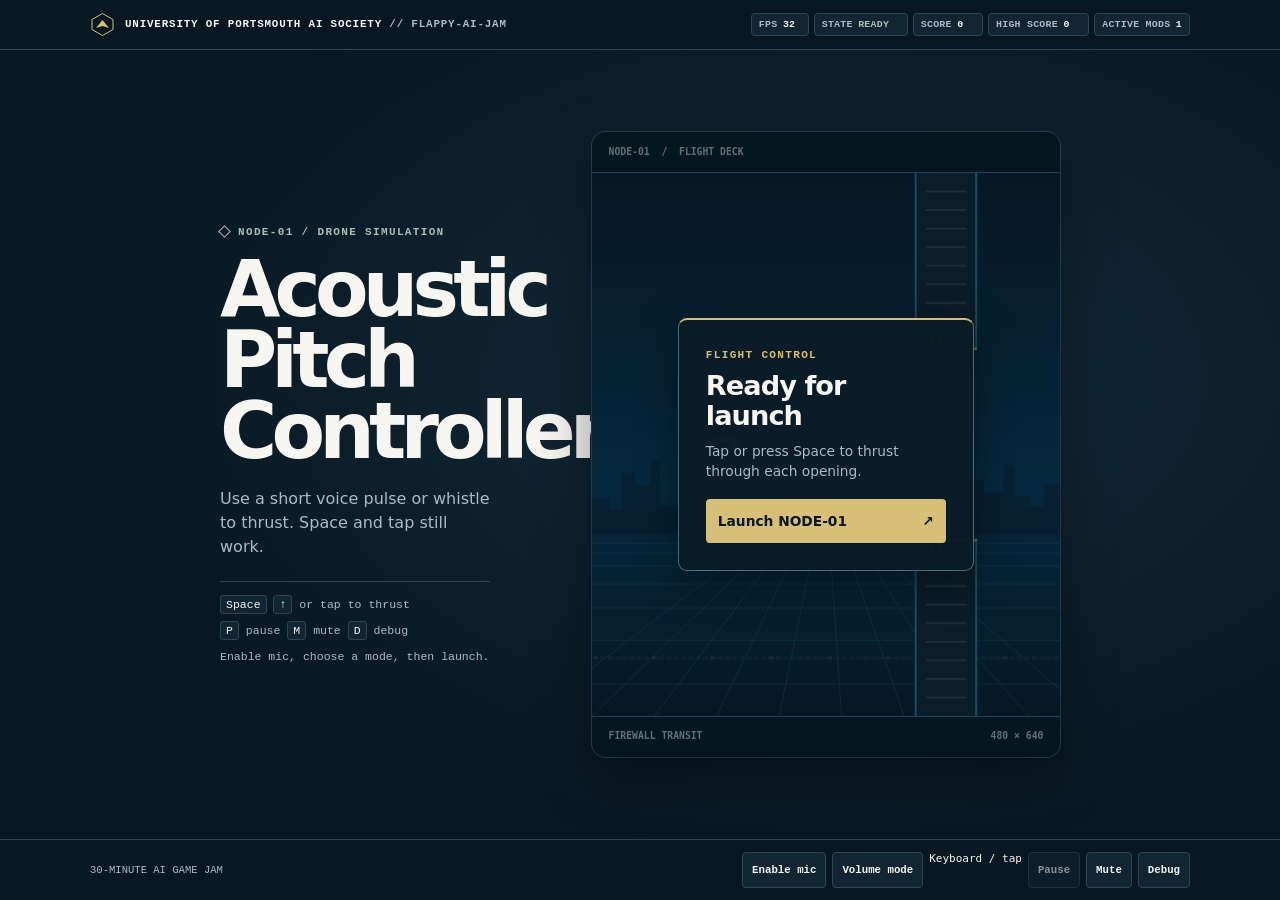
<file: examples/02-voice-frequency-thruster.html>
<!doctype html>
<!--
  Protocol: Aero · University of Portsmouth AI Society
  Open this file directly, or paste the entire file into Gemini Canvas.
  The AI PROMPT ZONE labels mark safe starting points for jam changes.
-->
<html lang="en">
<head>
<meta charset="utf-8">
<meta name="viewport" content="width=device-width, initial-scale=1">
<meta name="theme-color" content="#091722">
<title>Acoustic Pitch Controller · Flappy AI Jam</title>
<link rel="icon" href="data:image/svg+xml,%3Csvg xmlns='http://www.w3.org/2000/svg' viewBox='0 0 32 32'%3E%3Crect width='32' height='32' rx='7' fill='%23091722'/%3E%3Cpath d='M5 21l11-12 11 12-11-3z' fill='white'/%3E%3C/svg%3E">
<style>
  /* AI PROMPT ZONE: BRAND. Canvas reads these same values through BRAND_TOKENS. */
  :root {
    --navy: #073B5C;
    --cream: #F7F5F0;
    --sand: #E8D9B9;
    --sage: #A7BFB4;
    --gold: #D7BF78;
    --sea: #287D9B;
    --ink: #091722;
    --panel: #112532;
    --muted: #a6bdc6;
    --line: #304652;
    --warning: #ffa59a;
    --mono: ui-monospace, "SFMono-Regular", Consolas, "Liberation Mono", monospace;
    color-scheme: dark;
  }

  * { box-sizing: border-box; }
  [hidden] { display: none !important; }
  body {
    margin: 0;
    min-height: 100svh;
    display: grid;
    grid-template-rows: auto 1fr auto;
    background: radial-gradient(ellipse at 66% 42%, #132c3a, var(--ink) 64%);
    color: var(--cream);
    font: 1rem/1.5 system-ui, sans-serif;
  }
  button { font: inherit; cursor: pointer; touch-action: manipulation; }
  button:focus-visible, canvas:focus-visible {
    outline: 2px solid var(--gold);
    outline-offset: 4px;
  }
  .shell-header, .shell-footer {
    display: flex;
    align-items: center;
    justify-content: space-between;
    gap: 14px 22px;
    padding: 12px max(20px, calc((100% - 1100px) / 2));
    background: var(--ink);
  }
  .shell-header { border-bottom: 1px solid var(--line); flex-wrap: wrap; }
  .shell-footer { border-top: 1px solid var(--line); }
  .brand {
    display: flex;
    align-items: center;
    gap: 10px;
    font: 700 .68rem/1.5 var(--mono);
    letter-spacing: .075em;
  }
  .brand svg { color: var(--gold); flex: none; }
  .brand span { color: var(--muted); }
  .telemetry { display: flex; flex-wrap: wrap; gap: 5px; margin: 0; }
  .pill {
    display: flex;
    align-items: baseline;
    gap: .55em;
    padding: 4px 7px;
    border: 1px solid var(--line);
    border-radius: 4px;
    background: var(--panel);
    color: var(--muted);
    font: 650 .62rem/1.35 var(--mono);
    letter-spacing: .025em;
    white-space: nowrap;
  }
  .pill dd { margin: 0; color: var(--cream); font-variant-numeric: tabular-nums; }
  #telemetry-state { color: var(--sage); min-width: 7ch; }
  #telemetry-fps, #telemetry-score, #telemetry-record { min-width: 3ch; }
  body[data-phase="BREACH"] #telemetry-state { color: var(--warning); }

  main {
    width: min(100% - 40px, 840px);
    margin: auto;
    padding: 22px 0;
    display: grid;
    grid-template-columns: minmax(220px, .85fr) minmax(0, 1.35fr);
    align-items: center;
    gap: clamp(28px, 6vw, 84px);
  }
  .eyebrow {
    display: flex;
    align-items: center;
    gap: 9px;
    margin: 0 0 14px;
    color: var(--sage);
    font: 700 .69rem/1.45 var(--mono);
    letter-spacing: .12em;
  }
  .eyebrow::before {
    content: "";
    width: 7px;
    height: 7px;
    border: 1px solid var(--sage);
    transform: rotate(45deg);
  }
  h1 {
    margin: 0;
    font-size: clamp(3rem, 6.1vw, 5.1rem);
    font-weight: 780;
    letter-spacing: -.075em;
    line-height: .91;
  }
  h1 span { display: block; color: var(--gold); }
  .brief { max-width: 27ch; color: var(--muted); margin: 20px 0 22px; }
  .control-guide {
    width: fit-content;
    display: grid;
    gap: 8px;
    margin: 0;
    padding: 14px 0 0;
    border-top: 1px solid var(--line);
    color: var(--muted);
    font: .72rem/1.55 var(--mono);
    list-style: none;
  }
  kbd {
    padding: 2px 5px;
    border: 1px solid var(--line);
    border-radius: 3px;
    background: var(--panel);
    color: var(--cream);
    font: inherit;
  }
  .stage {
    position: relative;
    justify-self: center;
    width: min(100%, 480px, max(330px, calc((100svh - 156px) * .75)));
    aspect-ratio: 3 / 4;
    isolation: isolate;
    border-radius: 14px;
    background: var(--navy);
    box-shadow: 0 16px 55px #0006, 0 0 0 1px var(--line);
  }
  canvas {
    position: absolute;
    inset: 0;
    display: block;
    width: 100%;
    height: 100%;
    border-radius: inherit;
    touch-action: none;
  }
  .overlay {
    position: absolute;
    inset: 0;
    display: grid;
    place-items: center;
    padding: 15px;
    border-radius: inherit;
    background: #06141c72;
    touch-action: manipulation;
  }
  .dialogue {
    width: min(100%, 296px);
    padding: clamp(16px, 3.4vw, 27px);
    border: 1px solid #506972;
    border-radius: 9px;
    border-top: 2px solid var(--gold);
    background: #0b1c27f7;
    box-shadow: 0 10px 40px #0006;
  }
  .dialogue .eyebrow { margin-bottom: 8px; color: var(--gold); }
  .dialogue .eyebrow::before { display: none; }
  h2 { margin: 0; font-size: clamp(1.25rem, 4vw, 1.7rem); letter-spacing: -.035em; line-height: 1.12; }
  .dialogue p:not(.eyebrow) { margin: 9px 0 17px; color: var(--muted); font-size: .86rem; }
  .primary {
    display: flex;
    align-items: center;
    justify-content: space-between;
    gap: 8px;
    width: 100%;
    min-height: 44px;
    padding: 8px 12px;
    border: 0;
    border-radius: 4px;
    background: var(--gold);
    color: var(--ink);
    font-size: .86rem;
    font-weight: 750;
  }
  .primary:hover { background: var(--sand); }
  .primary:disabled { opacity: .7; cursor: default; }
  .shell-footer p { margin: 0; color: var(--muted); font: .66rem/1.4 var(--mono); }
  .actions { display: flex; flex-wrap: wrap; gap: 6px; }
  .tool {
    min-height: 36px;
    padding: 4px 9px;
    border: 1px solid var(--line);
    border-radius: 4px;
    background: var(--panel);
    color: var(--cream);
    font: 650 .67rem/1 var(--mono);
  }
  .tool:hover:not(:disabled), .tool[aria-pressed="true"] { border-color: var(--sage); color: var(--sage); }
  .tool:disabled { opacity: .55; cursor: default; }
  .sr-only {
    position: absolute;
    width: 1px;
    height: 1px;
    padding: 0;
    margin: -1px;
    overflow: hidden;
    clip-path: inset(50%);
    white-space: nowrap;
  }
  @media (max-width: 700px) {
    main { width: min(100% - 32px, 480px); grid-template-columns: 1fr; gap: 14px; padding: 15px 0 19px; }
    .shell-header, .shell-footer { padding: 9px 16px; gap: 8px; }
    .intro .eyebrow { margin-bottom: 6px; }
    h1 { font-size: clamp(2.3rem, 8vw, 3.5rem); }
    h1 span { display: inline; }
    .brief { margin: 7px 0 0; max-width: none; font-size: .86rem; }
    .control-guide { display: flex; flex-wrap: wrap; padding-top: 7px; margin-top: 8px; font-size: .63rem; }
    .tool { min-height: 42px; }
  }
  @media (max-width: 390px) {
    .shell-footer { flex-wrap: wrap; }
    .pill { padding-inline: 5px; }
  }
  .shell-footer .actions { flex-wrap: wrap; justify-content: flex-end; }
  #mod-status { font: 11px ui-monospace, monospace; }
</style>
</head>
<body data-phase="READY">
<header class="shell-header">
  <div class="brand">
    <svg width="25" height="25" viewBox="0 0 25 25" aria-hidden="true">
      <path d="M12.5 1.5 23 7.5v10l-10.5 6L2 17.5v-10z" fill="none" stroke="currentColor"/>
      <path d="m6 16 6.5-8 6.5 8-6.5-2z" fill="currentColor"/>
    </svg>
    <div>UNIVERSITY OF PORTSMOUTH AI SOCIETY <span>// FLAPPY-AI-JAM</span></div>
  </div>
  <dl class="telemetry" aria-label="Live telemetry">
    <div class="pill"><dt>FPS</dt><dd id="telemetry-fps">—</dd></div>
    <div class="pill"><dt>STATE</dt><dd id="telemetry-state">READY</dd></div>
    <div class="pill"><dt>SCORE</dt><dd id="telemetry-score">0</dd></div>
    <div class="pill"><dt>HIGH SCORE</dt><dd id="telemetry-record">0</dd></div>
    <div class="pill" id="mods-pill"><dt>ACTIVE MODS</dt><dd id="telemetry-mods">0</dd></div>
  </dl>
</header>
<main>
  <section class="intro" aria-labelledby="title">
    <p class="eyebrow">NODE-01 / DRONE SIMULATION</p>
    <h1 id="title">Acoustic Pitch Controller</h1>
    <p class="brief">Use a short voice pulse or whistle to thrust. Space and tap still work.</p>
    <ul class="control-guide" id="flight-controls" aria-label="Flight controls">
      <li><kbd>Space</kbd> <kbd>↑</kbd> or tap to thrust</li>
      <li><kbd>P</kbd> pause <kbd>M</kbd> mute <kbd>D</kbd> debug</li>
      <li>Enable mic, choose a mode, then launch.</li>
    </ul>
  </section>
  <section class="stage" id="flight-deck" aria-label="Flight deck">
    <canvas id="game" width="480" height="640" tabindex="0" aria-label="Protocol: Aero playfield"
      aria-describedby="flight-controls">This game requires a browser with Canvas 2D support.</canvas>
    <div class="overlay" id="overlay">
      <div class="dialogue">
        <p class="eyebrow" id="overlay-label">FLIGHT CONTROL</p>
        <h2 id="overlay-title">Ready for launch</h2>
        <p id="overlay-detail">Tap or press Space to thrust through each opening.</p>
        <button class="primary" id="flight-action" type="button">
          <span id="flight-action-label">Launch NODE-01</span><span aria-hidden="true">↗</span>
        </button>
      </div>
    </div>
    <p class="sr-only" id="announcer" role="status"></p>
  </section>
</main>
<footer class="shell-footer">
  <p>30-MINUTE AI GAME JAM</p>
  <div class="actions" aria-label="Simulation settings">
    <button class="tool" id="mod-toggle" type="button" aria-pressed="false">Enable mic</button><button class="tool" id="pitch-mode" type="button">Volume mode</button><span id="mod-status" role="status">Keyboard / tap</span>
    <button class="tool" id="pause" type="button" disabled>Pause</button>
    <button class="tool" id="mute" type="button" aria-pressed="false">Mute</button>
    <button class="tool" id="debug" type="button" aria-pressed="false">Debug</button>
  </div>
</footer>
<noscript><p>Enable JavaScript to run Protocol: Aero.</p></noscript>
<script>
(() => {
  "use strict";

  const byId = (id) => document.getElementById(id);
  const canvas = byId("game");
  const flightDeck = byId("flight-deck");
  const ctx = canvas.getContext("2d", { alpha: false });
  const ui = {
    fps: byId("telemetry-fps"), phase: byId("telemetry-state"), score: byId("telemetry-score"),
    high: byId("telemetry-record"), mods: byId("telemetry-mods"), modsPill: byId("mods-pill"),
    overlay: byId("overlay"), label: byId("overlay-label"), title: byId("overlay-title"),
    detail: byId("overlay-detail"), action: byId("flight-action"), actionLabel: byId("flight-action-label"),
    announcer: byId("announcer"), pause: byId("pause"), mute: byId("mute"), debug: byId("debug"),
  };
  if (!ctx) {
    ui.title.textContent = "Canvas 2D unavailable";
    ui.detail.textContent = "Open this file in a browser with Canvas 2D enabled.";
    ui.action.disabled = true;
    ui.mute.disabled = true;
    ui.debug.disabled = true;
    return;
  }

  // === AI PROMPT ZONE: CONFIG ===
  // Positions and extents are in logical px. Speeds use px/s and acceleration uses px/s².
  const CONFIG = Object.freeze({
    width: 480,
    height: 640,
    step: 1 / 120,
    maxFrameDelta: 0.05,
    top: 42,
    bottom: 598,
    playerX: 137,
    playerY: 320,
    playerHalfWidth: 15,
    playerHalfHeight: 10,
    gravity: 930,
    thrust: 315,
    terminalSpeed: 540,
    gateWidth: 64,
    gateSpacing: 248,
    firstGateX: 331,
    gateSpeed: 172,
    maxGateSpeed: 282,
    gateSpeedPerPoint: 4,
    gap: 194,
    minGap: 148,
    gapPerPoint: 2,
    gapCenterDrift: 94,
    gatePoolSize: 6,
    particlePoolSize: 160,
    trailInterval: 1 / 36,
    restartDelay: .24,
    telemetryInterval: 0.3,
    scoreKey: "02-voice-frequency-thruster-best",
    muteKey: "protocolAeroMuted",
  });

  // Read CSS once; resize and rendering reuse this immutable mirror of the palette.
  const css = getComputedStyle(document.documentElement);
  const token = (name) => css.getPropertyValue(name).trim();
  const BRAND_TOKENS = Object.freeze({
    navy: token("--navy"), cream: token("--cream"), sand: token("--sand"),
    sage: token("--sage"), gold: token("--gold"), sea: token("--sea"),
    ink: token("--ink"), panel: token("--panel"), muted: token("--muted"),
    line: token("--line"), warning: token("--warning"),
  });
  const clamp = (n, min, max) => Math.min(max, Math.max(min, n));
  const mix = (a, b, alpha) => a + (b - a) * alpha;
  const motion = window.matchMedia("(prefers-reduced-motion: reduce)");
  const PHASE = Object.freeze({ READY: "READY", RUNNING: "RUNNING", PAUSED: "PAUSED", BREACH: "BREACH" });

  // The jam already stored a best score under this key. File previews and sandboxed
  // frames can deny storage, so the in-memory score remains the source of truth.
  const storage = {
    read(key) {
      try { return window.localStorage.getItem(key); } catch { return null; }
    },
    write(key, value) {
      try { window.localStorage.setItem(key, String(value)); } catch { /* optional persistence */ }
    },
  };
  const savedScore = Number(storage.read(CONFIG.scoreKey));
  let highScore = Number.isSafeInteger(savedScore) && savedScore > 0 ? savedScore : 0;

  // === AI PROMPT ZONE: AUDIO ===
  // Frequency sweeps and short envelopes keep cues intelligible without external files.
  const CUES = {
    flap: [[0, 410, 255, .085, .12, "triangle"]],
    score: [[0, 660, 760, .09, .10, "sine"], [.065, 880, 995, .12, .10, "triangle"]],
    record: [[.19, 780, 850, .085, .09, "sine"], [.265, 990, 1100, .085, .09, "sine"],
      [.34, 1320, 1480, .14, .10, "triangle"]],
    breach: [[0, 165, 46, .26, .15, "triangle"], [.025, 91, 45, .16, .065, "sawtooth"]],
  };

  class SoundEngine {
    #context = null;
    #master = null;
    #muted = storage.read(CONFIG.muteKey) === "1";
    #resumePending = false;
    #unavailable = false;
    #voices = 0;

    get muted() { return this.#muted; }

    // Call directly inside a click, touch or key handler for autoplay policies.
    unlock() {
      if (this.#muted || this.#unavailable) return;
      if (!this.#context) {
        const Audio = window.AudioContext ?? window.webkitAudioContext;
        if (!Audio) {
          this.#unavailable = true;
          return;
        }
        try {
          this.#context = new Audio();
          this.#master = this.#context.createGain();
          this.#master.gain.value = .6;
          this.#master.connect(this.#context.destination);
        } catch {
          this.#unavailable = true;
          return;
        }
      }
      if (this.#context.state !== "running" && !this.#resumePending) {
        this.#resumePending = true;
        this.#context.resume().catch(() => {}).finally(() => { this.#resumePending = false; });
      }
    }

    toggle() {
      this.#muted = !this.#muted;
      storage.write(CONFIG.muteKey, this.#muted ? 1 : 0);
      if (!this.#muted) this.unlock();
      if (this.#master) {
        const now = this.#context.currentTime;
        const gain = this.#master.gain;
        gain.cancelScheduledValues(now);
        gain.setTargetAtTime(this.#muted ? 0 : .6, now, .012);
      }
      return this.#muted;
    }

    play(name) {
      if (this.#muted || this.#unavailable || this.#context?.state !== "running") return;
      const now = this.#context.currentTime;
      const notes = CUES[name];
      for (let i = 0; i < notes.length && this.#voices < 20; i++) {
        const [delay, from, to, duration, peak, waveform] = notes[i];
        const start = now + delay;
        const end = start + duration;
        const oscillator = this.#context.createOscillator();
        const envelope = this.#context.createGain();
        oscillator.type = waveform;
        oscillator.frequency.setValueAtTime(from, start);
        oscillator.frequency.exponentialRampToValueAtTime(to, end);
        envelope.gain.setValueAtTime(.0001, start);
        envelope.gain.exponentialRampToValueAtTime(peak, start + .012);
        envelope.gain.exponentialRampToValueAtTime(.0001, end);
        oscillator.connect(envelope).connect(this.#master);
        this.#voices++;
        oscillator.onended = () => {
          oscillator.disconnect();
          envelope.disconnect();
          this.#voices--;
        };
        oscillator.start(start);
        oscillator.stop(end + .012);
      }
    }
  }

  // === AI PROMPT ZONE: STATE ===
  class StateMachine {
    #phase = PHASE.READY;

    get phase() { return this.#phase; }

    transition(next) {
      const current = this.#phase;
      const allowed =
        (current === PHASE.READY && next === PHASE.RUNNING) ||
        (current === PHASE.RUNNING && (next === PHASE.PAUSED || next === PHASE.BREACH)) ||
        ((current === PHASE.PAUSED || current === PHASE.BREACH) && next === PHASE.RUNNING);
      if (!allowed) return false;
      this.#phase = next;
      return true;
    }
  }

  // === AI PROMPT ZONE: ENTITIES ===
  // Pool entries keep the same shape and identity across runs. Previous positions
  // belong to the fixed step; presentation interpolates without mutating them.
  const Entities = {
    player: { x: CONFIG.playerX, y: CONFIG.playerY, prevY: CONFIG.playerY, vy: 0, prevVy: 0 },
    gates: Array.from({ length: CONFIG.gatePoolSize }, () => ({
      active: false, scored: false, x: 0, prevX: 0, top: 0, bottom: 0,
    })),
    particles: Array.from({ length: CONFIG.particlePoolSize }, () => ({
      life: 0, duration: 0, x: 0, y: 0, prevX: 0, prevY: 0, vx: 0, vy: 0, size: 0, color: "",
    })),
  };
  const { player, gates, particles } = Entities;
  const playerView = Object.freeze({
    get x() { return player.x; },
    get y() { return player.y; },
    get vy() { return player.vy; },
    halfWidth: CONFIG.playerHalfWidth,
    halfHeight: CONFIG.playerHalfHeight,
  });
  const gateViews = gates.map((gate) => Object.freeze({
    get x() { return gate.x; },
    width: CONFIG.gateWidth,
    get top() { return gate.top; },
    get bottom() { return gate.bottom; },
    get scored() { return gate.scored; },
  }));
  const machine = new StateMachine();
  const sound = new SoundEngine();
  let score = 0;
  let runId = 0;
  let tick = 0;
  let debug = false;
  let thrustQueued = false;
  let runSeed = 0;
  let gateRandomState = 0;
  let particleCursor = 0;
  let trailTime = 0;
  let distance = 0;
  let prevDistance = 0;
  let gateSpeed = CONFIG.gateSpeed;
  let lastGateCenter = CONFIG.playerY;
  let firstGate = true;
  let isNewRecord = false;
  let restartLocked = false;

  const stateView = Object.freeze({
    get phase() { return machine.phase; },
    get runId() { return runId; },
    get seed() { return runSeed; },
    get tick() { return tick; },
    get elapsed() { return tick * CONFIG.step; },
    get score() { return score; },
    get highScore() { return highScore; },
    get debug() { return debug; },
    player: playerView,
  });

  // === AI PROMPT ZONE: MOD_HOOKS ===
  // A single ordered registry means no per-frame filtering, closures or snapshots.
  const MOD_HOOKS = Object.freeze({
    onInit: null,
    onFlap: null,
    onUpdate: null,
    onRenderBackground: null,
    onRenderEntities: null,
    onScore: null,
    onCollision: null,
  });
  const hookNames = Object.keys(MOD_HOOKS);
  const mods = [];
  let inHook = false;

  function syncMods() {
    ui.mods.textContent = String(mods.length);
    ui.modsPill.title = mods.length ? mods.map((mod) => mod.id).join(", ") : "No mods registered";
  }

  function invoke(hook, first, second) {
    let gravityScale = 1;
    inHook = true;
    try {
      for (let i = 0; i < mods.length; i++) {
        const mod = mods[i];
        const callback = mod.hooks[hook];
        if (!callback) continue;
        try {
          if (hook === "onRenderBackground" || hook === "onRenderEntities") {
            ctx.save();
            ctx.beginPath();
            try { callback(ctx); } finally {
              ctx.restore();
              ctx.beginPath();
            }
          } else if (hook === "onUpdate") {
            const scale = callback(first, second);
            if (Number.isFinite(scale)) gravityScale = clamp(gravityScale * clamp(scale, -2, 2), -2, 2);
          } else if (hook === "onCollision") {
            callback(first, second);
          } else if (hook === "onScore") {
            callback(first);
          } else {
            callback();
          }
        } catch (error) {
          mods.splice(i--, 1);
          syncMods();
          console.error("Protocol: Aero disabled mod " + mod.id + " in " + hook, error);
        }
      }
    } finally {
      inHook = false;
    }
    return gravityScale;
  }

  const GameModAPI = Object.freeze({
    register(id, hooks) {
      if (inHook) throw new Error("Register and dispose mods outside callbacks.");
      if (typeof id !== "string" || !/^[a-z0-9][a-z0-9-]{0,47}$/.test(id)) {
        throw new TypeError("Use a lowercase mod ID with letters, digits or hyphens.");
      }
      if (!hooks || typeof hooks !== "object" || mods.some((mod) => mod.id === id)) {
        throw new TypeError("Supply a hook object and a unique mod ID.");
      }
      const registered = Object.create(null);
      for (const name of hookNames) {
        const callback = hooks[name];
        if (callback === undefined) continue;
        if (typeof callback !== "function") throw new TypeError(name + " must be a function.");
        registered[name] = callback;
      }
      const mod = { id, hooks: registered };
      // A failed initializer never installs its mod or changes the active count.
      inHook = true;
      try {
        const init = registered.onInit;
        if (init) init();
      } catch (error) {
        console.error("Protocol: Aero could not initialize mod " + id, error);
        return () => false;
      } finally {
        inHook = false;
      }
      mods.push(mod);
      syncMods();
      return () => {
        if (inHook) throw new Error("Register and dispose mods outside callbacks.");
        const index = mods.indexOf(mod);
        if (index === -1) return false;
        mods.splice(index, 1);
        syncMods();
        return true;
      };
    },
  });

  // Uncomment one example to start a jam mod. A Canvas 2D layer draws a scanline;
  // the second example flips flight after three gates and resets with the score.
  /*
  GameModAPI.register("scanline", {
    onRenderBackground(ctx) {
      if (motion.matches) return;
      ctx.fillStyle = BRAND_TOKENS.sea;
      ctx.globalAlpha = .22;
      ctx.fillRect(0, (stateView.elapsed * 45) % CONFIG.height, CONFIG.width, 2);
    },
  });

  GameModAPI.register("inverted-flight", {
    onUpdate(dt, state) {
      return state.score >= 3 ? -1 : 1;
    },
  });
  */

  // === AI PROMPT ZONE: PIPES / LEVEL ===
  function nextGateRandom() {
    // xorshift32. Keep cosmetic Math.random() calls off the gameplay RNG.
    gateRandomState ^= gateRandomState << 13;
    gateRandomState ^= gateRandomState >>> 17;
    gateRandomState ^= gateRandomState << 5;
    return (gateRandomState >>> 0) / 4294967296;
  }

  function spawnGate(x) {
    for (let i = 0; i < gates.length; i++) {
      const gate = gates[i];
      if (gate.active) continue;
      const halfGap = Math.max(CONFIG.minGap, CONFIG.gap - score * CONFIG.gapPerPoint) / 2;
      const center = firstGate ? CONFIG.playerY : clamp(
        lastGateCenter + (nextGateRandom() * 2 - 1) * CONFIG.gapCenterDrift,
        CONFIG.top + halfGap + 42, CONFIG.bottom - halfGap - 42,
      );
      gate.active = true;
      gate.scored = false;
      gate.x = gate.prevX = x;
      gate.top = center - halfGap;
      gate.bottom = center + halfGap;
      lastGateCenter = center;
      firstGate = false;
      return;
    }
    // If a student compresses gate spacing past capacity, the next tick can
    // retry after a gate leaves. Never overwrite a gate still in the arena.
  }

  function resetRun() {
    runId++;
    runSeed = Math.floor(Math.random() * 4294967296) || 1;
    gateRandomState = runSeed | 0;
    score = tick = 0;
    isNewRecord = false;
    player.y = player.prevY = CONFIG.playerY;
    player.vy = player.prevVy = 0;
    distance = prevDistance = trailTime = 0;
    gateSpeed = CONFIG.gateSpeed;
    particleCursor = 0;
    firstGate = true;
    lastGateCenter = CONFIG.playerY;
    for (let i = 0; i < gates.length; i++) gates[i].active = false;
    for (let i = 0; i < particles.length; i++) particles[i].life = 0;
    spawnGate(CONFIG.firstGateX);
    syncScore();
  }

  function emitParticle(x, y, vx, vy, life, size, color) {
    // Overwrite the oldest emission if a burst fills the pool.
    const particle = particles[particleCursor];
    particleCursor = (particleCursor + 1) % particles.length;
    particle.x = particle.prevX = x;
    particle.y = particle.prevY = y;
    particle.vx = vx;
    particle.vy = vy;
    particle.life = particle.duration = life;
    particle.size = size;
    particle.color = color;
  }

  function trail() {
    emitParticle(player.x - 17, player.y + Math.random() * 6 - 3,
      -90 - Math.random() * 95, Math.random() * 42 - 21,
      .18 + Math.random() * .15, 2 + Math.random() * 2, BRAND_TOKENS.sage);
  }

  function burst(x, y, count, color) {
    if (motion.matches) return;
    for (let i = 0; i < count; i++) {
      const angle = Math.random() * Math.PI * 2;
      const speed = 32 + Math.random() * 115;
      emitParticle(x, y, Math.cos(angle) * speed - 35, Math.sin(angle) * speed,
        .24 + Math.random() * .27, 2 + Math.random() * 2, color);
    }
  }

  function moveParticles(dt) {
    for (let i = 0; i < particles.length; i++) {
      const particle = particles[i];
      if (particle.life <= 0) continue;
      particle.life -= dt;
      particle.prevX = particle.x;
      particle.prevY = particle.y;
      particle.x += particle.vx * dt;
      particle.y += particle.vy * dt;
      particle.vy += 80 * dt;
    }
  }

  // === AI PROMPT ZONE: SCORE & GAME OVER ===
  function syncScore() {
    ui.score.textContent = String(score);
    ui.high.textContent = String(highScore);
  }

  function clearGate(gate) {
    gate.scored = true;
    score++;
    sound.play("score");
    if (score > highScore) {
      highScore = score;
      storage.write(CONFIG.scoreKey, highScore);
      // Play the distinct record cue once per flight, even if the record grows.
      if (!isNewRecord) sound.play("record");
      isNewRecord = true;
    }
    syncScore();
    burst(player.x - CONFIG.playerHalfWidth, player.y, 15, BRAND_TOKENS.gold);
    invoke("onScore", score);
  }

  function breach(obstacle) {
    thrustQueued = false;
    if (!changePhase(PHASE.BREACH)) return;
    // An input meant to save the previous flight must not launch the next one.
    restartLocked = ui.action.disabled = true;
    window.setTimeout(() => { restartLocked = ui.action.disabled = false; }, CONFIG.restartDelay * 1000);
    burst(player.x, player.y, 24, BRAND_TOKENS.warning);
    sound.play("breach");
    invoke("onCollision", playerView, obstacle);
  }

  // === AI PROMPT ZONE: PHYSICS ===
  function simulate(dt) {
    tick++;
    player.prevY = player.y;
    player.prevVy = player.vy;
    prevDistance = distance;
    const gravityScale = invoke("onUpdate", dt, stateView);
    if (thrustQueued) {
      thrustQueued = false;
      player.vy = gravityScale < 0 ? CONFIG.thrust : -CONFIG.thrust;
      sound.play("flap");
      invoke("onFlap");
      burst(player.x - 16, player.y, 5, BRAND_TOKENS.sea);
    }

    player.vy = clamp(player.vy + CONFIG.gravity * gravityScale * dt,
      -CONFIG.terminalSpeed, CONFIG.terminalSpeed);
    player.y += player.vy * dt;

    gateSpeed = Math.min(CONFIG.maxGateSpeed, CONFIG.gateSpeed + score * CONFIG.gateSpeedPerPoint);
    distance += gateSpeed * dt;
    let farthest = -CONFIG.gateWidth;
    for (let i = 0; i < gates.length; i++) {
      const gate = gates[i];
      if (!gate.active) continue;
      gate.prevX = gate.x;
      gate.x -= gateSpeed * dt;
      if (gate.x + CONFIG.gateWidth < 0) gate.active = false;
      farthest = Math.max(farthest, gate.x);
    }
    const spawnX = farthest + CONFIG.gateSpacing;
    if (spawnX <= CONFIG.width + 24) spawnGate(spawnX);

    moveParticles(dt);
    if (!motion.matches) {
      trailTime += dt;
      while (trailTime >= CONFIG.trailInterval) {
        trailTime -= CONFIG.trailInterval;
        trail();
      }
    }

    const left = player.x - CONFIG.playerHalfWidth;
    const right = player.x + CONFIG.playerHalfWidth;
    const top = player.y - CONFIG.playerHalfHeight;
    const bottom = player.y + CONFIG.playerHalfHeight;
    if (top <= CONFIG.top || bottom >= CONFIG.bottom) {
      player.y = clamp(player.y, CONFIG.top + CONFIG.playerHalfHeight, CONFIG.bottom - CONFIG.playerHalfHeight);
      breach(null);
      return;
    }
    for (let i = 0; i < gates.length; i++) {
      const gate = gates[i];
      if (gate.active && right >= gate.x && left <= gate.x + CONFIG.gateWidth &&
          (top <= gate.top || bottom >= gate.bottom)) {
        breach(gateViews[i]);
        return;
      }
    }
    // Collision takes precedence. Award only once, after the entire hull clears.
    for (let i = 0; i < gates.length; i++) {
      const gate = gates[i];
      if (gate.active && !gate.scored && gate.x + CONFIG.gateWidth < left) clearGate(gate);
    }
  }

  // === AI PROMPT ZONE: GRAPHICS ===
  // Cache reusable vector paths at startup and the gradient on backing-store resize.
  const droneHull = new Path2D("M-16 -1 L-9 -7 L3 -9 L11 -5 L16 0 L7 7 L-6 8 L-16 3 Z");
  const droneWing = new Path2D("M-7 -3 L6 -2 L1 4 L-11 5 Z");
  const city = new Path2D(
    "M0 412 V375 H18 V387 H30 V349 H44 V362 H60 V337 H70 V383 H92 V373 H103 V354 H114 V387 " +
    "H134 V367 H151 V340 H160 V373 H176 V391 H201 V371 H224 V383 H240 V348 H252 V357 H269 V387 " +
    "H285 V363 H299 V328 H308 V352 H321 V380 H345 V354 H360 V376 H373 V388 H391 V356 H402 V369 " +
    "H422 V341 H433 V373 H449 V383 H464 V360 H480 V412 Z",
  );
  const canvasFont = "600 10px ui-monospace, monospace";
  let background = null;
  let resizePending = true;
  let pixelRatio = 0;
  let fpsText = "FPS —";

  function resizeCanvas(dpr) {
    resizePending = false;
    pixelRatio = dpr;
    const bounds = canvas.getBoundingClientRect();
    // Display size and DPR only affect the backing store, never gameplay.
    const width = Math.max(1, Math.round(bounds.width * dpr));
    const height = Math.max(1, Math.round(bounds.height * dpr));
    if (canvas.width !== width || canvas.height !== height) {
      canvas.width = width;
      canvas.height = height;
    }
    ctx.setTransform(width / CONFIG.width, 0, 0, height / CONFIG.height, 0, 0);
    background = ctx.createLinearGradient(0, 0, 0, CONFIG.height);
    background.addColorStop(0, BRAND_TOKENS.ink);
    background.addColorStop(.57, BRAND_TOKENS.navy);
    background.addColorStop(1, BRAND_TOKENS.ink);
  }

  function renderBackground(travel) {
    ctx.fillStyle = background;
    ctx.fillRect(0, 0, CONFIG.width, CONFIG.height);

    // Two reusable layers: a slow skyline and the faster floor grid.
    const offset = (travel * .08) % CONFIG.width;
    ctx.save();
    ctx.fillStyle = BRAND_TOKENS.ink;
    ctx.globalAlpha = .36;
    ctx.translate(-offset, 0);
    ctx.fill(city);
    ctx.translate(CONFIG.width, 0);
    ctx.fill(city);
    ctx.restore();

    ctx.strokeStyle = BRAND_TOKENS.sea;
    ctx.globalAlpha = .34;
    ctx.lineWidth = 1;
    ctx.beginPath();
    const gridOffset = (travel * .34) % 64;
    for (let x = -64; x <= CONFIG.width + 64; x += 64) {
      ctx.moveTo(CONFIG.width * .5 + (x - gridOffset - CONFIG.width * .5) * .2, 412);
      ctx.lineTo(x - gridOffset, CONFIG.bottom);
    }
    for (let y = 421, spacing = 10; y < CONFIG.bottom; y += spacing, spacing *= 1.35) {
      ctx.moveTo(0, y);
      ctx.lineTo(CONFIG.width, y);
    }
    ctx.stroke();
    ctx.globalAlpha = 1;
  }

  function renderRail() {
    ctx.fillStyle = BRAND_TOKENS.ink;
    ctx.fillRect(0, 0, CONFIG.width, CONFIG.top);
    ctx.fillRect(0, CONFIG.bottom, CONFIG.width, CONFIG.height - CONFIG.bottom);
    ctx.fillStyle = BRAND_TOKENS.sea;
    ctx.fillRect(0, CONFIG.top - 1, CONFIG.width, 1);
    ctx.fillRect(0, CONFIG.bottom, CONFIG.width, 1);
    ctx.fillStyle = BRAND_TOKENS.sage;
    ctx.font = canvasFont;
    ctx.textBaseline = "middle";
    ctx.textAlign = "left";
    ctx.fillText("NODE-01  /  FLIGHT DECK", 17, CONFIG.top / 2);
    ctx.fillStyle = BRAND_TOKENS.muted;
    ctx.fillText("FIREWALL TRANSIT", 17, (CONFIG.height + CONFIG.bottom) / 2);
    ctx.textAlign = "right";
    ctx.fillText("480 × 640", CONFIG.width - 17, (CONFIG.height + CONFIG.bottom) / 2);
    ctx.textAlign = "left";
  }

  function renderGate(gate, x) {
    const width = CONFIG.gateWidth;
    const upperHeight = gate.top - CONFIG.top;
    const lowerHeight = CONFIG.bottom - gate.bottom;
    ctx.fillStyle = BRAND_TOKENS.panel;
    ctx.fillRect(x, CONFIG.top, width, upperHeight);
    ctx.fillRect(x, gate.bottom, width, lowerHeight);
    ctx.fillStyle = BRAND_TOKENS.sea;
    ctx.fillRect(x, CONFIG.top, 2, upperHeight);
    ctx.fillRect(x + width - 2, CONFIG.top, 2, upperHeight);
    ctx.fillRect(x, gate.bottom, 2, lowerHeight);
    ctx.fillRect(x + width - 2, gate.bottom, 2, lowerHeight);
    ctx.fillStyle = BRAND_TOKENS.line;
    for (let y = gate.top - 30; y > CONFIG.top + 8; y -= 19) ctx.fillRect(x + 11, y, width - 22, 2);
    for (let y = gate.bottom + 28; y < CONFIG.bottom - 8; y += 19) ctx.fillRect(x + 11, y, width - 22, 2);

    // Endcaps mark the same edges the collision test uses.
    ctx.fillStyle = gate.scored ? BRAND_TOKENS.sage : BRAND_TOKENS.gold;
    ctx.fillRect(x, gate.top - 2, width, 2);
    ctx.fillRect(x, gate.bottom, width, 2);
    for (let stripe = 0; stripe < 3; stripe++) {
      ctx.fillRect(x + 9 + stripe * 8, gate.top - 12, 3, 5);
      ctx.fillRect(x + 9 + stripe * 8, gate.bottom + 7, 3, 5);
    }
  }

  function renderParticles(alpha) {
    if (motion.matches) return;
    for (let i = 0; i < particles.length; i++) {
      const p = particles[i];
      if (p.life <= 0) continue;
      ctx.globalAlpha = p.life / p.duration;
      ctx.fillStyle = p.color;
      ctx.fillRect(mix(p.prevX, p.x, alpha), mix(p.prevY, p.y, alpha), p.size, p.size);
    }
    ctx.globalAlpha = 1;
  }

  function renderDrone(y, vy) {
    ctx.save();
    ctx.translate(player.x, y);
    ctx.rotate(clamp(vy / 820, -.4, .49));
    ctx.fillStyle = BRAND_TOKENS.gold;
    ctx.fillRect(-21, -1.5, 6, 3);
    ctx.fillStyle = BRAND_TOKENS.cream;
    ctx.fill(droneHull);
    ctx.fillStyle = BRAND_TOKENS.navy;
    ctx.fill(droneWing);
    ctx.fillStyle = BRAND_TOKENS.sea;
    ctx.fillRect(3, -6, 5, 2);
    ctx.strokeStyle = BRAND_TOKENS.sage;
    ctx.lineWidth = 1;
    ctx.stroke(droneHull);
    ctx.restore();
  }

  function renderDebug() {
    // Raw fixed-step boxes are deliberately distinct from interpolated artwork.
    ctx.strokeStyle = BRAND_TOKENS.warning;
    ctx.lineWidth = 1;
    ctx.strokeRect(0.5, CONFIG.top, CONFIG.width - 1, CONFIG.bottom - CONFIG.top);
    ctx.beginPath();
    for (let i = 0; i < gates.length; i++) {
      const gate = gates[i];
      if (!gate.active) continue;
      ctx.strokeRect(gate.x, CONFIG.top, CONFIG.gateWidth, gate.top - CONFIG.top);
      ctx.strokeRect(gate.x, gate.bottom, CONFIG.gateWidth, CONFIG.bottom - gate.bottom);
      if (machine.phase === PHASE.READY) continue;
      const x = gate.x + CONFIG.gateWidth / 2;
      const y = (gate.top + gate.bottom) / 2;
      const tip = x - gateSpeed * .12;
      ctx.moveTo(x, y);
      ctx.lineTo(tip, y);
      ctx.lineTo(tip + 5, y - 4);
      ctx.moveTo(tip, y);
      ctx.lineTo(tip + 5, y + 4);
    }
    ctx.stroke();
    ctx.strokeStyle = BRAND_TOKENS.sage;
    ctx.strokeRect(player.x - CONFIG.playerHalfWidth, player.y - CONFIG.playerHalfHeight,
      CONFIG.playerHalfWidth * 2, CONFIG.playerHalfHeight * 2);
    const tip = player.y + player.vy * .12;
    const tail = tip - Math.sign(player.vy) * 6;
    ctx.beginPath();
    ctx.moveTo(player.x, player.y);
    ctx.lineTo(player.x, tip);
    if (player.vy !== 0) {
      ctx.moveTo(player.x - 4, tail);
      ctx.lineTo(player.x, tip);
      ctx.lineTo(player.x + 4, tail);
    }
    ctx.stroke();
    ctx.font = canvasFont;
    ctx.fillStyle = BRAND_TOKENS.gold;
    ctx.textAlign = "right";
    ctx.fillText(fpsText, CONFIG.width - 17, CONFIG.top / 2);
    ctx.textAlign = "left";
  }

  function render(alpha) {
    const travel = motion.matches ? 0 : mix(prevDistance, distance, alpha);
    renderBackground(travel);
    invoke("onRenderBackground");
    renderParticles(alpha);
    for (let i = 0; i < gates.length; i++) {
      const gate = gates[i];
      if (gate.active) renderGate(gate, mix(gate.prevX, gate.x, alpha));
    }
    renderDrone(mix(player.prevY, player.y, alpha), mix(player.prevVy, player.vy, alpha));
    invoke("onRenderEntities");
    renderRail();
    if (debug) renderDebug();
  }

  // === AI PROMPT ZONE: INPUT AND TELEMETRY ===
  function setDebug(enabled) {
    debug = Boolean(enabled);
    ui.debug.setAttribute("aria-pressed", String(debug));
  }

  function changePhase(next) {
    if (!machine.transition(next)) return false;
    document.body.dataset.phase = next;
    ui.phase.textContent = next;
    ui.overlay.hidden = next === PHASE.RUNNING;
    ui.pause.disabled = next !== PHASE.RUNNING && next !== PHASE.PAUSED;
    ui.pause.textContent = next === PHASE.PAUSED ? "Resume" : "Pause";
    switch (next) {
      case PHASE.RUNNING:
        ui.announcer.textContent = "Flight in progress.";
        break;
      case PHASE.PAUSED:
        ui.label.textContent = "FLIGHT CONTROL";
        ui.title.textContent = "Flight paused";
        ui.detail.textContent = "Resume when you’re ready.";
        ui.actionLabel.textContent = "Resume flight";
        ui.announcer.textContent = "Flight paused.";
        break;
      case PHASE.BREACH: {
        const summary = "Score " + score + " · High score " + highScore;
        ui.label.textContent = isNewRecord ? "NEW FLIGHT RECORD" : "SIGNAL LOST";
        ui.title.textContent = "Firewall breach";
        ui.detail.textContent = summary;
        ui.actionLabel.textContent = "Relaunch NODE-01";
        ui.announcer.textContent = "Firewall breach. " + summary + ".";
        break;
      }
    }
    return true;
  }

  let lastTime = null;
  let accumulator = 0;
  let sampleTime = 0;
  let sampleFrames = 0;

  function resetClock() {
    lastTime = null;
    accumulator = 0;
  }

  function pauseFlight() {
    if (!changePhase(PHASE.PAUSED)) return;
    thrustQueued = false;
    resetClock();
  }

  function resumeFlight() {
    if (document.hidden || !changePhase(PHASE.RUNNING)) return;
    // Hold the exact pause pose until the first new fixed tick.
    player.prevY = player.y;
    player.prevVy = player.vy;
    prevDistance = distance;
    for (let i = 0; i < gates.length; i++) gates[i].prevX = gates[i].x;
    for (let i = 0; i < particles.length; i++) {
      particles[i].prevX = particles[i].x;
      particles[i].prevY = particles[i].y;
    }
    resetClock();
  }

  function flightInput() {
    if (document.hidden || restartLocked) return;
    sound.unlock();
    if (machine.phase === PHASE.PAUSED) {
      resumeFlight();
      return;
    }
    if (machine.phase !== PHASE.RUNNING) {
      resetRun();
      changePhase(PHASE.RUNNING);
      resetClock();
    }
    thrustQueued = true;
  }

  function togglePause() {
    if (machine.phase === PHASE.RUNNING) pauseFlight();
    else if (machine.phase === PHASE.PAUSED && !document.hidden) {
      sound.unlock();
      resumeFlight();
    }
  }

  function toggleMute() {
    ui.mute.setAttribute("aria-pressed", String(sound.toggle()));
  }

  function handleKey(event) {
    if (event.defaultPrevented || event.altKey || event.ctrlKey || event.metaKey) return;
    const target = event.target;
    if (target instanceof HTMLElement &&
        (target.isContentEditable || target.closest("input, textarea, select"))) return;
    const key = event.key.toLowerCase();
    const isThrust = key === " " || key === "arrowup";
    if (isThrust && key === " " && target instanceof HTMLElement && target.closest("button, a")) return;
    if (!isThrust && key !== "p" && key !== "m" && key !== "d") return;
    event.preventDefault();
    if (event.repeat) return;
    if (isThrust) {
      const previous = machine.phase;
      flightInput();
      if (previous !== PHASE.RUNNING) canvas.focus({ preventScroll: true });
    } else if (key === "p") togglePause();
    else if (key === "m") toggleMute();
    else setDebug(!debug);
  }

  // The clamped real delta feeds a fixed-step accumulator. Rendering can happen
  // at any refresh rate. The same seed and per-tick input give the same flight.
  function frame(timestamp) {
    const dpr = window.devicePixelRatio || 1;
    if (resizePending || pixelRatio !== dpr) resizeCanvas(dpr);
    const elapsed = lastTime === null ? 0 : (timestamp - lastTime) / 1000;
    const dt = clamp(elapsed, 0, CONFIG.maxFrameDelta);
    lastTime = timestamp;
    if (elapsed > 0) {
      sampleTime += elapsed;
      sampleFrames++;
      if (sampleTime >= CONFIG.telemetryInterval) {
        const fps = String(Math.round(sampleFrames / sampleTime));
        ui.fps.textContent = fps;
        fpsText = "FPS " + fps;
        sampleTime = sampleFrames = 0;
      }
    }

    if (machine.phase === PHASE.RUNNING) {
      accumulator += dt;
      // An epsilon avoids dropping a tick to floating-point summation noise.
      while (accumulator + 1e-9 >= CONFIG.step && machine.phase === PHASE.RUNNING) {
        accumulator = Math.max(0, accumulator - CONFIG.step);
        simulate(CONFIG.step);
      }
    } else {
      accumulator = 0;
    }
    const alpha = machine.phase === PHASE.RUNNING ? accumulator / CONFIG.step : 1;
    render(alpha);
    requestAnimationFrame(frame);
  }

  Object.defineProperties(window, {
    UoPGame: { value: Object.freeze({
      config: CONFIG, brand: BRAND_TOKENS, state: stateView, mods: GameModAPI, setDebug,
    }), configurable: true },
    GameModAPI: { value: GameModAPI, configurable: true },
  });

  // One native activation path covers touch, mouse and keyboard button clicks.
  flightDeck.addEventListener("click", () => {
    flightInput();
    canvas.focus({ preventScroll: true });
  });
  ui.pause.addEventListener("click", togglePause);
  ui.mute.addEventListener("click", toggleMute);
  ui.debug.addEventListener("click", () => setDebug(!debug));
  window.addEventListener("keydown", handleKey);
  window.addEventListener("resize", () => { resizePending = true; });
  if (typeof ResizeObserver === "function") {
    new ResizeObserver(() => { resizePending = true; }).observe(canvas);
  }
  document.addEventListener("visibilitychange", () => {
    if (document.hidden) pauseFlight();
    resetClock();
    sampleTime = sampleFrames = 0;
    fpsText = "FPS —";
    ui.fps.textContent = "—";
  });

  // === AI PROMPT ZONE: ACOUSTIC PITCH CONTROLLER ===
  const bands = new Float32Array(64);
  const fft = new Uint8Array(1024);
  const waveform = new Float32Array(2048);
  const micStatus = byId("mod-status");
  let micStream;
  let micAudio;
  let analyser;
  let micMode = "volume";
  let micPending = false;
  let micGeneration = 0;
  let volume = 0;
  let pitch = 0;
  let audioClock = 0;
  let armed = true;
  let nextThrust = 0;

  function stopMic() {
    micGeneration++;
    micStream?.getTracks().forEach((track) => track.stop());
    if (micAudio) void micAudio.close().catch(() => {});
    micAudio = micStream = analyser = null;
    volume = pitch = 0;
    bands.fill(0);
    byId("mod-toggle").textContent = "Enable mic";
    byId("mod-toggle").setAttribute("aria-pressed", "false");
    micStatus.textContent = "Keyboard / tap";
  }

  async function toggleMic() {
    if (micStream) {
      stopMic();
      return;
    }
    if (micPending) return;
    const AudioContext = window.AudioContext || window.webkitAudioContext;
    if (!window.isSecureContext || !navigator.mediaDevices?.getUserMedia || !AudioContext) {
      micStatus.textContent = "Mic unavailable here. Use Space or tap.";
      return;
    }
    micPending = true;
    const generation = ++micGeneration;
    byId("mod-toggle").disabled = true;
    micStatus.textContent = "Waiting for mic permission";
    try {
      micAudio = new AudioContext();
      const resume = micAudio.resume().then(() => true, () => false);
      const stream = await navigator.mediaDevices.getUserMedia({
        audio: { echoCancellation: true, noiseSuppression: false, autoGainControl: false },
      });
      if (generation !== micGeneration) {
        stream.getTracks().forEach((track) => track.stop());
        return;
      }
      micStream = stream;
      if (!await resume) throw new Error("Audio context unavailable");
      if (generation !== micGeneration) return;
      analyser = micAudio.createAnalyser();
      analyser.fftSize = 2048;
      analyser.smoothingTimeConstant = .76;
      micAudio.createMediaStreamSource(stream).connect(analyser);
      stream.getAudioTracks().forEach((track) => track.addEventListener("ended", stopMic, { once: true }));
      byId("mod-toggle").textContent = "Disable mic";
      byId("mod-toggle").setAttribute("aria-pressed", "true");
      micStatus.textContent = "Mic active locally";
    } catch {
      if (generation === micGeneration) {
        stopMic();
        micStatus.textContent = "Mic unavailable or declined. Use Space or tap.";
      }
    } finally {
      micPending = false;
      byId("mod-toggle").disabled = false;
    }
  }

  byId("mod-toggle").addEventListener("click", toggleMic);
  byId("pitch-mode").addEventListener("click", () => {
    micMode = micMode === "volume" ? "pitch" : "volume";
    byId("pitch-mode").textContent = micMode === "pitch" ? "Pitch mode" : "Volume mode";
    armed = true;
  });
  window.addEventListener("pagehide", stopMic);
  document.addEventListener("visibilitychange", () => { if (document.hidden) stopMic(); });

  function sampleMicrophone() {
    analyser.getByteFrequencyData(fft);
    analyser.getFloatTimeDomainData(waveform);
    let energy = 0;
    for (let i = 0; i < waveform.length; i++) energy += waveform[i] * waveform[i];
    volume = Math.sqrt(energy / waveform.length);

    // Use the dominant spectral bin and parabolic peak interpolation for pitch.
    const binHz = micAudio.sampleRate / analyser.fftSize;
    let peak = Math.ceil(180 / binHz);
    for (let i = peak + 1; i <= Math.floor(1600 / binHz); i++) {
      if (fft[i] > fft[peak]) peak = i;
    }
    const curvature = fft[peak - 1] - 2 * fft[peak] + fft[peak + 1];
    const correction = curvature ? .5 * (fft[peak - 1] - fft[peak + 1]) / curvature : 0;
    pitch = volume > .012 && fft[peak] > 115 ? (peak + correction) * binHz : 0;
    for (let band = 0; band < bands.length; band++) {
      const low = Math.floor(band * fft.length / bands.length);
      const high = Math.floor((band + 1) * fft.length / bands.length);
      let highest = 0;
      for (let i = low; i < high; i++) highest = Math.max(highest, fft[i]);
      bands[band] = highest / 255;
    }
  }

  GameModAPI.register("voice-frequency-thruster", {
    onUpdate(dt, state) {
      if (state.tick === 1) {
        armed = true;
        nextThrust = 0;
        audioClock = 0;
      }
      if (!analyser) return;
      audioClock += dt;
      if (audioClock < 1 / 30) return;
      audioClock -= 1 / 30;
      sampleMicrophone();
      if (micMode === "volume" ? volume < .035 : pitch < 480) armed = true;
      const signal = micMode === "volume" ? volume > .075 : pitch >= 540;
      if (armed && signal && state.elapsed >= nextThrust) {
        thrustQueued = true;
        armed = false;
        nextThrust = state.elapsed + .16;
      }
    },
    onRenderBackground(context) {
      const baseline = 540;
      const width = CONFIG.width / bands.length;
      for (let i = 0; i < bands.length; i++) {
        const height = 3 + bands[i] * 290;
        context.globalAlpha = .17 + bands[i] * .65;
        context.fillStyle = i % 8 === 0 ? BRAND_TOKENS.gold : BRAND_TOKENS.sea;
        context.fillRect(i * width + 1, baseline - height, width - 2, height);
      }
    },
    onRenderEntities(context) {
      if (machine.phase !== PHASE.RUNNING) return;
      context.fillStyle = BRAND_TOKENS.ink;
      context.fillRect(18, 52, 227, 43);
      context.fillStyle = BRAND_TOKENS.cream;
      context.font = canvasFont;
      context.fillText("64-BAND FFT / " + (analyser ? micMode.toUpperCase() : "KEYBOARD"), 26, 69);
      context.fillText("RMS " + volume.toFixed(3) + "   PEAK " + Math.round(pitch) + " HZ", 26, 85);
    },
  });

  spawnGate(CONFIG.firstGateX);
  syncScore();
  syncMods();
  ui.mute.setAttribute("aria-pressed", String(sound.muted));
  requestAnimationFrame(frame);
})();
</script>
</body>
</html>
</file>
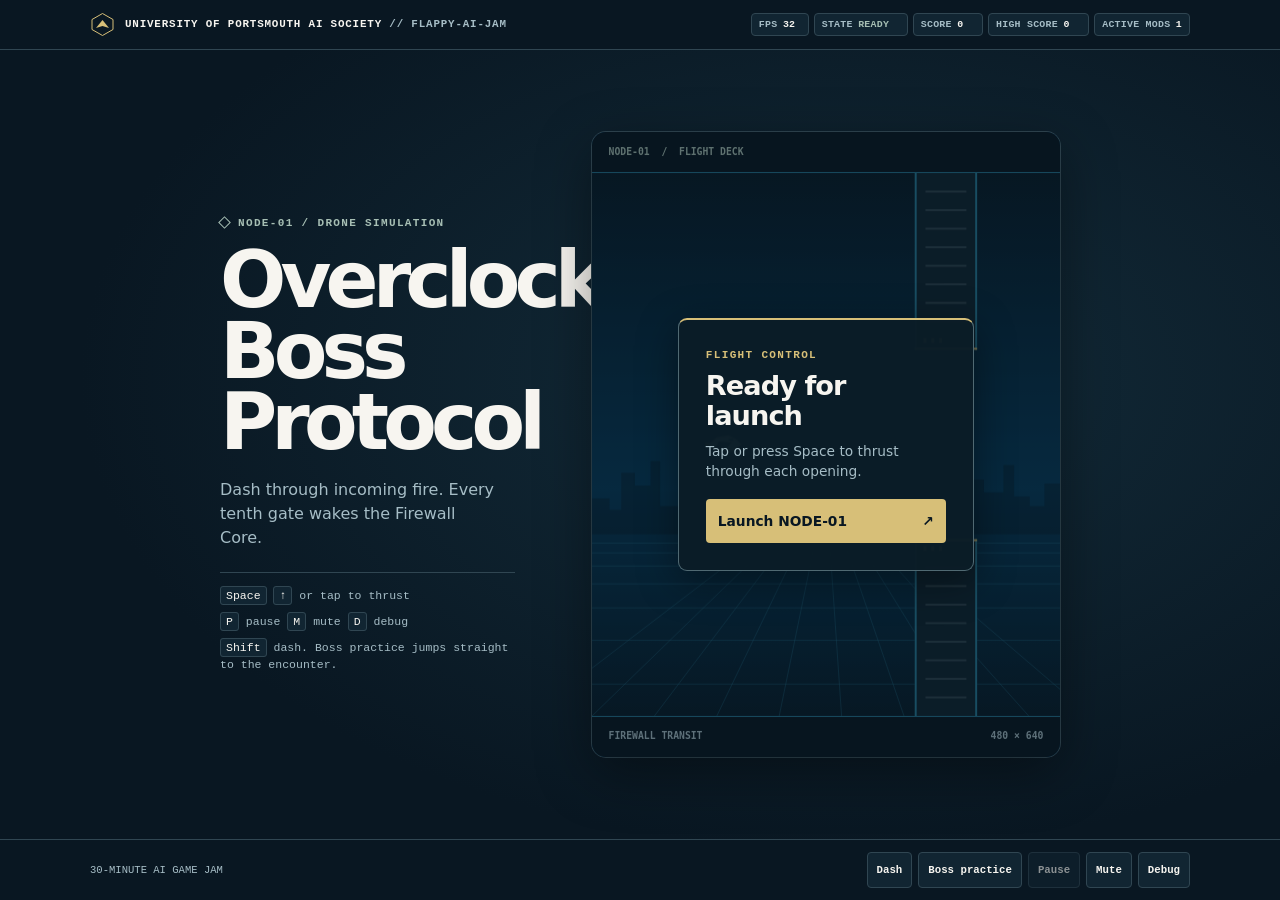
<file: examples/03-overclock-boss-protocol.html>
<!doctype html>
<!--
  Protocol: Aero · University of Portsmouth AI Society
  Open this file directly, or paste the entire file into Gemini Canvas.
  The AI PROMPT ZONE labels mark safe starting points for jam changes.
-->
<html lang="en">
<head>
<meta charset="utf-8">
<meta name="viewport" content="width=device-width, initial-scale=1">
<meta name="theme-color" content="#091722">
<title>Overclock Boss Protocol · Flappy AI Jam</title>
<link rel="icon" href="data:image/svg+xml,%3Csvg xmlns='http://www.w3.org/2000/svg' viewBox='0 0 32 32'%3E%3Crect width='32' height='32' rx='7' fill='%23091722'/%3E%3Cpath d='M5 21l11-12 11 12-11-3z' fill='white'/%3E%3C/svg%3E">
<style>
  /* AI PROMPT ZONE: BRAND. Canvas reads these same values through BRAND_TOKENS. */
  :root {
    --navy: #073B5C;
    --cream: #F7F5F0;
    --sand: #E8D9B9;
    --sage: #A7BFB4;
    --gold: #D7BF78;
    --sea: #287D9B;
    --ink: #091722;
    --panel: #112532;
    --muted: #a6bdc6;
    --line: #304652;
    --warning: #ffa59a;
    --mono: ui-monospace, "SFMono-Regular", Consolas, "Liberation Mono", monospace;
    color-scheme: dark;
  }

  * { box-sizing: border-box; }
  [hidden] { display: none !important; }
  body {
    margin: 0;
    min-height: 100svh;
    display: grid;
    grid-template-rows: auto 1fr auto;
    background: radial-gradient(ellipse at 66% 42%, #132c3a, var(--ink) 64%);
    color: var(--cream);
    font: 1rem/1.5 system-ui, sans-serif;
  }
  button { font: inherit; cursor: pointer; touch-action: manipulation; }
  button:focus-visible, canvas:focus-visible {
    outline: 2px solid var(--gold);
    outline-offset: 4px;
  }
  .shell-header, .shell-footer {
    display: flex;
    align-items: center;
    justify-content: space-between;
    gap: 14px 22px;
    padding: 12px max(20px, calc((100% - 1100px) / 2));
    background: var(--ink);
  }
  .shell-header { border-bottom: 1px solid var(--line); flex-wrap: wrap; }
  .shell-footer { border-top: 1px solid var(--line); }
  .brand {
    display: flex;
    align-items: center;
    gap: 10px;
    font: 700 .68rem/1.5 var(--mono);
    letter-spacing: .075em;
  }
  .brand svg { color: var(--gold); flex: none; }
  .brand span { color: var(--muted); }
  .telemetry { display: flex; flex-wrap: wrap; gap: 5px; margin: 0; }
  .pill {
    display: flex;
    align-items: baseline;
    gap: .55em;
    padding: 4px 7px;
    border: 1px solid var(--line);
    border-radius: 4px;
    background: var(--panel);
    color: var(--muted);
    font: 650 .62rem/1.35 var(--mono);
    letter-spacing: .025em;
    white-space: nowrap;
  }
  .pill dd { margin: 0; color: var(--cream); font-variant-numeric: tabular-nums; }
  #telemetry-state { color: var(--sage); min-width: 7ch; }
  #telemetry-fps, #telemetry-score, #telemetry-record { min-width: 3ch; }
  body[data-phase="BREACH"] #telemetry-state { color: var(--warning); }

  main {
    width: min(100% - 40px, 840px);
    margin: auto;
    padding: 22px 0;
    display: grid;
    grid-template-columns: minmax(220px, .85fr) minmax(0, 1.35fr);
    align-items: center;
    gap: clamp(28px, 6vw, 84px);
  }
  .eyebrow {
    display: flex;
    align-items: center;
    gap: 9px;
    margin: 0 0 14px;
    color: var(--sage);
    font: 700 .69rem/1.45 var(--mono);
    letter-spacing: .12em;
  }
  .eyebrow::before {
    content: "";
    width: 7px;
    height: 7px;
    border: 1px solid var(--sage);
    transform: rotate(45deg);
  }
  h1 {
    margin: 0;
    font-size: clamp(3rem, 6.1vw, 5.1rem);
    font-weight: 780;
    letter-spacing: -.075em;
    line-height: .91;
  }
  h1 span { display: block; color: var(--gold); }
  .brief { max-width: 27ch; color: var(--muted); margin: 20px 0 22px; }
  .control-guide {
    width: fit-content;
    display: grid;
    gap: 8px;
    margin: 0;
    padding: 14px 0 0;
    border-top: 1px solid var(--line);
    color: var(--muted);
    font: .72rem/1.55 var(--mono);
    list-style: none;
  }
  kbd {
    padding: 2px 5px;
    border: 1px solid var(--line);
    border-radius: 3px;
    background: var(--panel);
    color: var(--cream);
    font: inherit;
  }
  .stage {
    position: relative;
    justify-self: center;
    width: min(100%, 480px, max(330px, calc((100svh - 156px) * .75)));
    aspect-ratio: 3 / 4;
    isolation: isolate;
    border-radius: 14px;
    background: var(--navy);
    box-shadow: 0 16px 55px #0006, 0 0 0 1px var(--line);
  }
  canvas {
    position: absolute;
    inset: 0;
    display: block;
    width: 100%;
    height: 100%;
    border-radius: inherit;
    touch-action: none;
  }
  .overlay {
    position: absolute;
    inset: 0;
    display: grid;
    place-items: center;
    padding: 15px;
    border-radius: inherit;
    background: #06141c72;
    touch-action: manipulation;
  }
  .dialogue {
    width: min(100%, 296px);
    padding: clamp(16px, 3.4vw, 27px);
    border: 1px solid #506972;
    border-radius: 9px;
    border-top: 2px solid var(--gold);
    background: #0b1c27f7;
    box-shadow: 0 10px 40px #0006;
  }
  .dialogue .eyebrow { margin-bottom: 8px; color: var(--gold); }
  .dialogue .eyebrow::before { display: none; }
  h2 { margin: 0; font-size: clamp(1.25rem, 4vw, 1.7rem); letter-spacing: -.035em; line-height: 1.12; }
  .dialogue p:not(.eyebrow) { margin: 9px 0 17px; color: var(--muted); font-size: .86rem; }
  .primary {
    display: flex;
    align-items: center;
    justify-content: space-between;
    gap: 8px;
    width: 100%;
    min-height: 44px;
    padding: 8px 12px;
    border: 0;
    border-radius: 4px;
    background: var(--gold);
    color: var(--ink);
    font-size: .86rem;
    font-weight: 750;
  }
  .primary:hover { background: var(--sand); }
  .primary:disabled { opacity: .7; cursor: default; }
  .shell-footer p { margin: 0; color: var(--muted); font: .66rem/1.4 var(--mono); }
  .actions { display: flex; flex-wrap: wrap; gap: 6px; }
  .tool {
    min-height: 36px;
    padding: 4px 9px;
    border: 1px solid var(--line);
    border-radius: 4px;
    background: var(--panel);
    color: var(--cream);
    font: 650 .67rem/1 var(--mono);
  }
  .tool:hover:not(:disabled), .tool[aria-pressed="true"] { border-color: var(--sage); color: var(--sage); }
  .tool:disabled { opacity: .55; cursor: default; }
  .sr-only {
    position: absolute;
    width: 1px;
    height: 1px;
    padding: 0;
    margin: -1px;
    overflow: hidden;
    clip-path: inset(50%);
    white-space: nowrap;
  }
  @media (max-width: 700px) {
    main { width: min(100% - 32px, 480px); grid-template-columns: 1fr; gap: 14px; padding: 15px 0 19px; }
    .shell-header, .shell-footer { padding: 9px 16px; gap: 8px; }
    .intro .eyebrow { margin-bottom: 6px; }
    h1 { font-size: clamp(2.3rem, 8vw, 3.5rem); }
    h1 span { display: inline; }
    .brief { margin: 7px 0 0; max-width: none; font-size: .86rem; }
    .control-guide { display: flex; flex-wrap: wrap; padding-top: 7px; margin-top: 8px; font-size: .63rem; }
    .tool { min-height: 42px; }
  }
  @media (max-width: 390px) {
    .shell-footer { flex-wrap: wrap; }
    .pill { padding-inline: 5px; }
  }
  .shell-footer .actions { flex-wrap: wrap; justify-content: flex-end; }
  #mod-status { font: 11px ui-monospace, monospace; }
</style>
</head>
<body data-phase="READY">
<header class="shell-header">
  <div class="brand">
    <svg width="25" height="25" viewBox="0 0 25 25" aria-hidden="true">
      <path d="M12.5 1.5 23 7.5v10l-10.5 6L2 17.5v-10z" fill="none" stroke="currentColor"/>
      <path d="m6 16 6.5-8 6.5 8-6.5-2z" fill="currentColor"/>
    </svg>
    <div>UNIVERSITY OF PORTSMOUTH AI SOCIETY <span>// FLAPPY-AI-JAM</span></div>
  </div>
  <dl class="telemetry" aria-label="Live telemetry">
    <div class="pill"><dt>FPS</dt><dd id="telemetry-fps">—</dd></div>
    <div class="pill"><dt>STATE</dt><dd id="telemetry-state">READY</dd></div>
    <div class="pill"><dt>SCORE</dt><dd id="telemetry-score">0</dd></div>
    <div class="pill"><dt>HIGH SCORE</dt><dd id="telemetry-record">0</dd></div>
    <div class="pill" id="mods-pill"><dt>ACTIVE MODS</dt><dd id="telemetry-mods">0</dd></div>
  </dl>
</header>
<main>
  <section class="intro" aria-labelledby="title">
    <p class="eyebrow">NODE-01 / DRONE SIMULATION</p>
    <h1 id="title">Overclock Boss Protocol</h1>
    <p class="brief">Dash through incoming fire. Every tenth gate wakes the Firewall Core.</p>
    <ul class="control-guide" id="flight-controls" aria-label="Flight controls">
      <li><kbd>Space</kbd> <kbd>↑</kbd> or tap to thrust</li>
      <li><kbd>P</kbd> pause <kbd>M</kbd> mute <kbd>D</kbd> debug</li>
      <li><kbd>Shift</kbd> dash. Boss practice jumps straight to the encounter.</li>
    </ul>
  </section>
  <section class="stage" id="flight-deck" aria-label="Flight deck">
    <canvas id="game" width="480" height="640" tabindex="0" aria-label="Protocol: Aero playfield"
      aria-describedby="flight-controls">This game requires a browser with Canvas 2D support.</canvas>
    <div class="overlay" id="overlay">
      <div class="dialogue">
        <p class="eyebrow" id="overlay-label">FLIGHT CONTROL</p>
        <h2 id="overlay-title">Ready for launch</h2>
        <p id="overlay-detail">Tap or press Space to thrust through each opening.</p>
        <button class="primary" id="flight-action" type="button">
          <span id="flight-action-label">Launch NODE-01</span><span aria-hidden="true">↗</span>
        </button>
      </div>
    </div>
    <p class="sr-only" id="announcer" role="status"></p>
  </section>
</main>
<footer class="shell-footer">
  <p>30-MINUTE AI GAME JAM</p>
  <div class="actions" aria-label="Simulation settings">
    <button class="tool" id="mod-toggle" type="button">Dash</button><button class="tool" id="boss-practice" type="button">Boss practice</button>
    <button class="tool" id="pause" type="button" disabled>Pause</button>
    <button class="tool" id="mute" type="button" aria-pressed="false">Mute</button>
    <button class="tool" id="debug" type="button" aria-pressed="false">Debug</button>
  </div>
</footer>
<noscript><p>Enable JavaScript to run Protocol: Aero.</p></noscript>
<script>
(() => {
  "use strict";

  const byId = (id) => document.getElementById(id);
  const canvas = byId("game");
  const flightDeck = byId("flight-deck");
  const ctx = canvas.getContext("2d", { alpha: false });
  const ui = {
    fps: byId("telemetry-fps"), phase: byId("telemetry-state"), score: byId("telemetry-score"),
    high: byId("telemetry-record"), mods: byId("telemetry-mods"), modsPill: byId("mods-pill"),
    overlay: byId("overlay"), label: byId("overlay-label"), title: byId("overlay-title"),
    detail: byId("overlay-detail"), action: byId("flight-action"), actionLabel: byId("flight-action-label"),
    announcer: byId("announcer"), pause: byId("pause"), mute: byId("mute"), debug: byId("debug"),
  };
  if (!ctx) {
    ui.title.textContent = "Canvas 2D unavailable";
    ui.detail.textContent = "Open this file in a browser with Canvas 2D enabled.";
    ui.action.disabled = true;
    ui.mute.disabled = true;
    ui.debug.disabled = true;
    return;
  }

  // === AI PROMPT ZONE: CONFIG ===
  // Positions and extents are in logical px. Speeds use px/s and acceleration uses px/s².
  const CONFIG = Object.freeze({
    width: 480,
    height: 640,
    step: 1 / 120,
    maxFrameDelta: 0.05,
    top: 42,
    bottom: 598,
    playerX: 137,
    playerY: 320,
    playerHalfWidth: 15,
    playerHalfHeight: 10,
    gravity: 930,
    thrust: 315,
    terminalSpeed: 540,
    gateWidth: 64,
    gateSpacing: 248,
    firstGateX: 331,
    gateSpeed: 172,
    maxGateSpeed: 282,
    gateSpeedPerPoint: 4,
    gap: 194,
    minGap: 148,
    gapPerPoint: 2,
    gapCenterDrift: 94,
    gatePoolSize: 6,
    particlePoolSize: 160,
    trailInterval: 1 / 36,
    restartDelay: .24,
    telemetryInterval: 0.3,
    scoreKey: "03-overclock-boss-protocol-best",
    muteKey: "protocolAeroMuted",
  });

  // Read CSS once; resize and rendering reuse this immutable mirror of the palette.
  const css = getComputedStyle(document.documentElement);
  const token = (name) => css.getPropertyValue(name).trim();
  const BRAND_TOKENS = Object.freeze({
    navy: token("--navy"), cream: token("--cream"), sand: token("--sand"),
    sage: token("--sage"), gold: token("--gold"), sea: token("--sea"),
    ink: token("--ink"), panel: token("--panel"), muted: token("--muted"),
    line: token("--line"), warning: token("--warning"),
  });
  const clamp = (n, min, max) => Math.min(max, Math.max(min, n));
  const mix = (a, b, alpha) => a + (b - a) * alpha;
  const motion = window.matchMedia("(prefers-reduced-motion: reduce)");
  const PHASE = Object.freeze({ READY: "READY", RUNNING: "RUNNING", PAUSED: "PAUSED", BREACH: "BREACH" });

  // The jam already stored a best score under this key. File previews and sandboxed
  // frames can deny storage, so the in-memory score remains the source of truth.
  const storage = {
    read(key) {
      try { return window.localStorage.getItem(key); } catch { return null; }
    },
    write(key, value) {
      try { window.localStorage.setItem(key, String(value)); } catch { /* optional persistence */ }
    },
  };
  const savedScore = Number(storage.read(CONFIG.scoreKey));
  let highScore = Number.isSafeInteger(savedScore) && savedScore > 0 ? savedScore : 0;

  // === AI PROMPT ZONE: AUDIO ===
  // Frequency sweeps and short envelopes keep cues intelligible without external files.
  const CUES = {
    flap: [[0, 410, 255, .085, .12, "triangle"]],
    score: [[0, 660, 760, .09, .10, "sine"], [.065, 880, 995, .12, .10, "triangle"]],
    record: [[.19, 780, 850, .085, .09, "sine"], [.265, 990, 1100, .085, .09, "sine"],
      [.34, 1320, 1480, .14, .10, "triangle"]],
    breach: [[0, 165, 46, .26, .15, "triangle"], [.025, 91, 45, .16, .065, "sawtooth"]],
  };

  class SoundEngine {
    #context = null;
    #master = null;
    #muted = storage.read(CONFIG.muteKey) === "1";
    #resumePending = false;
    #unavailable = false;
    #voices = 0;

    get muted() { return this.#muted; }

    // Call directly inside a click, touch or key handler for autoplay policies.
    unlock() {
      if (this.#muted || this.#unavailable) return;
      if (!this.#context) {
        const Audio = window.AudioContext ?? window.webkitAudioContext;
        if (!Audio) {
          this.#unavailable = true;
          return;
        }
        try {
          this.#context = new Audio();
          this.#master = this.#context.createGain();
          this.#master.gain.value = .6;
          this.#master.connect(this.#context.destination);
        } catch {
          this.#unavailable = true;
          return;
        }
      }
      if (this.#context.state !== "running" && !this.#resumePending) {
        this.#resumePending = true;
        this.#context.resume().catch(() => {}).finally(() => { this.#resumePending = false; });
      }
    }

    toggle() {
      this.#muted = !this.#muted;
      storage.write(CONFIG.muteKey, this.#muted ? 1 : 0);
      if (!this.#muted) this.unlock();
      if (this.#master) {
        const now = this.#context.currentTime;
        const gain = this.#master.gain;
        gain.cancelScheduledValues(now);
        gain.setTargetAtTime(this.#muted ? 0 : .6, now, .012);
      }
      return this.#muted;
    }

    play(name) {
      if (this.#muted || this.#unavailable || this.#context?.state !== "running") return;
      const now = this.#context.currentTime;
      const notes = CUES[name];
      for (let i = 0; i < notes.length && this.#voices < 20; i++) {
        const [delay, from, to, duration, peak, waveform] = notes[i];
        const start = now + delay;
        const end = start + duration;
        const oscillator = this.#context.createOscillator();
        const envelope = this.#context.createGain();
        oscillator.type = waveform;
        oscillator.frequency.setValueAtTime(from, start);
        oscillator.frequency.exponentialRampToValueAtTime(to, end);
        envelope.gain.setValueAtTime(.0001, start);
        envelope.gain.exponentialRampToValueAtTime(peak, start + .012);
        envelope.gain.exponentialRampToValueAtTime(.0001, end);
        oscillator.connect(envelope).connect(this.#master);
        this.#voices++;
        oscillator.onended = () => {
          oscillator.disconnect();
          envelope.disconnect();
          this.#voices--;
        };
        oscillator.start(start);
        oscillator.stop(end + .012);
      }
    }
  }

  // === AI PROMPT ZONE: STATE ===
  class StateMachine {
    #phase = PHASE.READY;

    get phase() { return this.#phase; }

    transition(next) {
      const current = this.#phase;
      const allowed =
        (current === PHASE.READY && next === PHASE.RUNNING) ||
        (current === PHASE.RUNNING && (next === PHASE.PAUSED || next === PHASE.BREACH)) ||
        ((current === PHASE.PAUSED || current === PHASE.BREACH) && next === PHASE.RUNNING);
      if (!allowed) return false;
      this.#phase = next;
      return true;
    }
  }

  // === AI PROMPT ZONE: ENTITIES ===
  // Pool entries keep the same shape and identity across runs. Previous positions
  // belong to the fixed step; presentation interpolates without mutating them.
  const Entities = {
    player: { x: CONFIG.playerX, y: CONFIG.playerY, prevY: CONFIG.playerY, vy: 0, prevVy: 0 },
    gates: Array.from({ length: CONFIG.gatePoolSize }, () => ({
      active: false, scored: false, x: 0, prevX: 0, top: 0, bottom: 0,
    })),
    particles: Array.from({ length: CONFIG.particlePoolSize }, () => ({
      life: 0, duration: 0, x: 0, y: 0, prevX: 0, prevY: 0, vx: 0, vy: 0, size: 0, color: "",
    })),
  };
  const { player, gates, particles } = Entities;
  const playerView = Object.freeze({
    get x() { return player.x; },
    get y() { return player.y; },
    get vy() { return player.vy; },
    halfWidth: CONFIG.playerHalfWidth,
    halfHeight: CONFIG.playerHalfHeight,
  });
  const gateViews = gates.map((gate) => Object.freeze({
    get x() { return gate.x; },
    width: CONFIG.gateWidth,
    get top() { return gate.top; },
    get bottom() { return gate.bottom; },
    get scored() { return gate.scored; },
  }));
  const machine = new StateMachine();
  const sound = new SoundEngine();
  let score = 0;
  let runId = 0;
  let tick = 0;
  let debug = false;
  let thrustQueued = false;
  let runSeed = 0;
  let gateRandomState = 0;
  let particleCursor = 0;
  let trailTime = 0;
  let distance = 0;
  let prevDistance = 0;
  let gateSpeed = CONFIG.gateSpeed;
  let lastGateCenter = CONFIG.playerY;
  let firstGate = true;
  let isNewRecord = false;
  let restartLocked = false;

  const stateView = Object.freeze({
    get phase() { return machine.phase; },
    get runId() { return runId; },
    get seed() { return runSeed; },
    get tick() { return tick; },
    get elapsed() { return tick * CONFIG.step; },
    get score() { return score; },
    get highScore() { return highScore; },
    get debug() { return debug; },
    player: playerView,
  });

  // === AI PROMPT ZONE: MOD_HOOKS ===
  // A single ordered registry means no per-frame filtering, closures or snapshots.
  const MOD_HOOKS = Object.freeze({
    onInit: null,
    onFlap: null,
    onUpdate: null,
    onRenderBackground: null,
    onRenderEntities: null,
    onScore: null,
    onCollision: null,
  });
  const hookNames = Object.keys(MOD_HOOKS);
  const mods = [];
  let inHook = false;

  function syncMods() {
    ui.mods.textContent = String(mods.length);
    ui.modsPill.title = mods.length ? mods.map((mod) => mod.id).join(", ") : "No mods registered";
  }

  function invoke(hook, first, second) {
    let gravityScale = 1;
    inHook = true;
    try {
      for (let i = 0; i < mods.length; i++) {
        const mod = mods[i];
        const callback = mod.hooks[hook];
        if (!callback) continue;
        try {
          if (hook === "onRenderBackground" || hook === "onRenderEntities") {
            ctx.save();
            ctx.beginPath();
            try { callback(ctx); } finally {
              ctx.restore();
              ctx.beginPath();
            }
          } else if (hook === "onUpdate") {
            const scale = callback(first, second);
            if (Number.isFinite(scale)) gravityScale = clamp(gravityScale * clamp(scale, -2, 2), -2, 2);
          } else if (hook === "onCollision") {
            callback(first, second);
          } else if (hook === "onScore") {
            callback(first);
          } else {
            callback();
          }
        } catch (error) {
          mods.splice(i--, 1);
          syncMods();
          console.error("Protocol: Aero disabled mod " + mod.id + " in " + hook, error);
        }
      }
    } finally {
      inHook = false;
    }
    return gravityScale;
  }

  const GameModAPI = Object.freeze({
    register(id, hooks) {
      if (inHook) throw new Error("Register and dispose mods outside callbacks.");
      if (typeof id !== "string" || !/^[a-z0-9][a-z0-9-]{0,47}$/.test(id)) {
        throw new TypeError("Use a lowercase mod ID with letters, digits or hyphens.");
      }
      if (!hooks || typeof hooks !== "object" || mods.some((mod) => mod.id === id)) {
        throw new TypeError("Supply a hook object and a unique mod ID.");
      }
      const registered = Object.create(null);
      for (const name of hookNames) {
        const callback = hooks[name];
        if (callback === undefined) continue;
        if (typeof callback !== "function") throw new TypeError(name + " must be a function.");
        registered[name] = callback;
      }
      const mod = { id, hooks: registered };
      // A failed initializer never installs its mod or changes the active count.
      inHook = true;
      try {
        const init = registered.onInit;
        if (init) init();
      } catch (error) {
        console.error("Protocol: Aero could not initialize mod " + id, error);
        return () => false;
      } finally {
        inHook = false;
      }
      mods.push(mod);
      syncMods();
      return () => {
        if (inHook) throw new Error("Register and dispose mods outside callbacks.");
        const index = mods.indexOf(mod);
        if (index === -1) return false;
        mods.splice(index, 1);
        syncMods();
        return true;
      };
    },
  });

  // Uncomment one example to start a jam mod. A Canvas 2D layer draws a scanline;
  // the second example flips flight after three gates and resets with the score.
  /*
  GameModAPI.register("scanline", {
    onRenderBackground(ctx) {
      if (motion.matches) return;
      ctx.fillStyle = BRAND_TOKENS.sea;
      ctx.globalAlpha = .22;
      ctx.fillRect(0, (stateView.elapsed * 45) % CONFIG.height, CONFIG.width, 2);
    },
  });

  GameModAPI.register("inverted-flight", {
    onUpdate(dt, state) {
      return state.score >= 3 ? -1 : 1;
    },
  });
  */

  // === AI PROMPT ZONE: PIPES / LEVEL ===
  function nextGateRandom() {
    // xorshift32. Keep cosmetic Math.random() calls off the gameplay RNG.
    gateRandomState ^= gateRandomState << 13;
    gateRandomState ^= gateRandomState >>> 17;
    gateRandomState ^= gateRandomState << 5;
    return (gateRandomState >>> 0) / 4294967296;
  }

  function spawnGate(x) {
    for (let i = 0; i < gates.length; i++) {
      const gate = gates[i];
      if (gate.active) continue;
      const halfGap = Math.max(CONFIG.minGap, CONFIG.gap - score * CONFIG.gapPerPoint) / 2;
      const center = firstGate ? CONFIG.playerY : clamp(
        lastGateCenter + (nextGateRandom() * 2 - 1) * CONFIG.gapCenterDrift,
        CONFIG.top + halfGap + 42, CONFIG.bottom - halfGap - 42,
      );
      gate.active = true;
      gate.scored = false;
      gate.x = gate.prevX = x;
      gate.top = center - halfGap;
      gate.bottom = center + halfGap;
      lastGateCenter = center;
      firstGate = false;
      return;
    }
    // If a student compresses gate spacing past capacity, the next tick can
    // retry after a gate leaves. Never overwrite a gate still in the arena.
  }

  function resetRun() {
    resetBoss();
    runId++;
    runSeed = Math.floor(Math.random() * 4294967296) || 1;
    gateRandomState = runSeed | 0;
    score = tick = 0;
    isNewRecord = false;
    player.y = player.prevY = CONFIG.playerY;
    player.vy = player.prevVy = 0;
    distance = prevDistance = trailTime = 0;
    gateSpeed = CONFIG.gateSpeed;
    particleCursor = 0;
    firstGate = true;
    lastGateCenter = CONFIG.playerY;
    for (let i = 0; i < gates.length; i++) gates[i].active = false;
    for (let i = 0; i < particles.length; i++) particles[i].life = 0;
    spawnGate(CONFIG.firstGateX);
    syncScore();
  }

  function emitParticle(x, y, vx, vy, life, size, color) {
    // Overwrite the oldest emission if a burst fills the pool.
    const particle = particles[particleCursor];
    particleCursor = (particleCursor + 1) % particles.length;
    particle.x = particle.prevX = x;
    particle.y = particle.prevY = y;
    particle.vx = vx;
    particle.vy = vy;
    particle.life = particle.duration = life;
    particle.size = size;
    particle.color = color;
  }

  function trail() {
    emitParticle(player.x - 17, player.y + Math.random() * 6 - 3,
      -90 - Math.random() * 95, Math.random() * 42 - 21,
      .18 + Math.random() * .15, 2 + Math.random() * 2, BRAND_TOKENS.sage);
  }

  function burst(x, y, count, color) {
    if (motion.matches) return;
    for (let i = 0; i < count; i++) {
      const angle = Math.random() * Math.PI * 2;
      const speed = 32 + Math.random() * 115;
      emitParticle(x, y, Math.cos(angle) * speed - 35, Math.sin(angle) * speed,
        .24 + Math.random() * .27, 2 + Math.random() * 2, color);
    }
  }

  function moveParticles(dt) {
    for (let i = 0; i < particles.length; i++) {
      const particle = particles[i];
      if (particle.life <= 0) continue;
      particle.life -= dt;
      particle.prevX = particle.x;
      particle.prevY = particle.y;
      particle.x += particle.vx * dt;
      particle.y += particle.vy * dt;
      particle.vy += 80 * dt;
    }
  }

  // === AI PROMPT ZONE: SCORE & GAME OVER ===
  function syncScore() {
    ui.score.textContent = String(score);
    ui.high.textContent = String(highScore);
  }

  function clearGate(gate) {
    gate.scored = true;
    score++;
    sound.play("score");
    if (!practice && score > highScore) {
      highScore = score;
      storage.write(CONFIG.scoreKey, highScore);
      // Play the distinct record cue once per flight, even if the record grows.
      if (!isNewRecord) sound.play("record");
      isNewRecord = true;
    }
    syncScore();
    burst(player.x - CONFIG.playerHalfWidth, player.y, 15, BRAND_TOKENS.gold);
    invoke("onScore", score);
  }

  function breach(obstacle) {
    thrustQueued = false;
    if (!changePhase(PHASE.BREACH)) return;
    // An input meant to save the previous flight must not launch the next one.
    restartLocked = ui.action.disabled = true;
    window.setTimeout(() => { restartLocked = ui.action.disabled = false; }, CONFIG.restartDelay * 1000);
    burst(player.x, player.y, 24, BRAND_TOKENS.warning);
    sound.play("breach");
    invoke("onCollision", playerView, obstacle);
  }

  // === AI PROMPT ZONE: PHYSICS ===
  function simulate(dt) {
    tick++;
    player.prevY = player.y;
    player.prevVy = player.vy;
    prevDistance = distance;
    const gravityScale = invoke("onUpdate", dt, stateView);
    if (thrustQueued) {
      thrustQueued = false;
      player.vy = gravityScale < 0 ? CONFIG.thrust : -CONFIG.thrust;
      sound.play("flap");
      invoke("onFlap");
      burst(player.x - 16, player.y, 5, BRAND_TOKENS.sea);
    }

    player.vy = clamp(player.vy + CONFIG.gravity * gravityScale * dt,
      -CONFIG.terminalSpeed, CONFIG.terminalSpeed);
    if (dash > 0) player.vy = dashDirection * CONFIG.terminalSpeed;
    player.y += player.vy * dt;

    gateSpeed = boss.phase === "IDLE" ? Math.min(CONFIG.maxGateSpeed, CONFIG.gateSpeed + score * CONFIG.gateSpeedPerPoint) : 0;
    distance += gateSpeed * dt;
    let farthest = -CONFIG.gateWidth;
    for (let i = 0; i < gates.length; i++) {
      const gate = gates[i];
      if (!gate.active) continue;
      gate.prevX = gate.x;
      gate.x -= gateSpeed * dt;
      if (gate.x + CONFIG.gateWidth < 0) gate.active = false;
      farthest = Math.max(farthest, gate.x);
    }
    const spawnX = farthest + CONFIG.gateSpacing;
    if (boss.phase === "IDLE" && spawnX <= CONFIG.width + 24) spawnGate(spawnX);

    moveParticles(dt);
    if (!motion.matches) {
      trailTime += dt;
      while (trailTime >= CONFIG.trailInterval) {
        trailTime -= CONFIG.trailInterval;
        trail();
      }
    }

    const left = player.x - CONFIG.playerHalfWidth;
    const right = player.x + CONFIG.playerHalfWidth;
    const top = player.y - CONFIG.playerHalfHeight;
    const bottom = player.y + CONFIG.playerHalfHeight;
    if (top <= CONFIG.top || bottom >= CONFIG.bottom) {
      player.y = clamp(player.y, CONFIG.top + CONFIG.playerHalfHeight, CONFIG.bottom - CONFIG.playerHalfHeight);
      breach(null);
      return;
    }
    for (let i = 0; i < gates.length; i++) {
      const gate = gates[i];
      if (gate.active && right >= gate.x && left <= gate.x + CONFIG.gateWidth &&
          (top <= gate.top || bottom >= gate.bottom)) {
        breach(gateViews[i]);
        return;
      }
    }
    if (bossHitsPlayer()) {
      breach(null);
      return;
    }
    // Collision takes precedence. Award only once, after the entire hull clears.
    for (let i = 0; i < gates.length; i++) {
      const gate = gates[i];
      if (gate.active && !gate.scored && gate.x + CONFIG.gateWidth < left) clearGate(gate);
    }
  }

  // === AI PROMPT ZONE: GRAPHICS ===
  // Cache reusable vector paths at startup and the gradient on backing-store resize.
  const droneHull = new Path2D("M-16 -1 L-9 -7 L3 -9 L11 -5 L16 0 L7 7 L-6 8 L-16 3 Z");
  const droneWing = new Path2D("M-7 -3 L6 -2 L1 4 L-11 5 Z");
  const city = new Path2D(
    "M0 412 V375 H18 V387 H30 V349 H44 V362 H60 V337 H70 V383 H92 V373 H103 V354 H114 V387 " +
    "H134 V367 H151 V340 H160 V373 H176 V391 H201 V371 H224 V383 H240 V348 H252 V357 H269 V387 " +
    "H285 V363 H299 V328 H308 V352 H321 V380 H345 V354 H360 V376 H373 V388 H391 V356 H402 V369 " +
    "H422 V341 H433 V373 H449 V383 H464 V360 H480 V412 Z",
  );
  const canvasFont = "600 10px ui-monospace, monospace";
  let background = null;
  let resizePending = true;
  let pixelRatio = 0;
  let fpsText = "FPS —";

  function resizeCanvas(dpr) {
    resizePending = false;
    pixelRatio = dpr;
    const bounds = canvas.getBoundingClientRect();
    // Display size and DPR only affect the backing store, never gameplay.
    const width = Math.max(1, Math.round(bounds.width * dpr));
    const height = Math.max(1, Math.round(bounds.height * dpr));
    if (canvas.width !== width || canvas.height !== height) {
      canvas.width = width;
      canvas.height = height;
    }
    ctx.setTransform(width / CONFIG.width, 0, 0, height / CONFIG.height, 0, 0);
    background = ctx.createLinearGradient(0, 0, 0, CONFIG.height);
    background.addColorStop(0, BRAND_TOKENS.ink);
    background.addColorStop(.57, BRAND_TOKENS.navy);
    background.addColorStop(1, BRAND_TOKENS.ink);
  }

  function renderBackground(travel) {
    ctx.fillStyle = background;
    ctx.fillRect(0, 0, CONFIG.width, CONFIG.height);

    // Two reusable layers: a slow skyline and the faster floor grid.
    const offset = (travel * .08) % CONFIG.width;
    ctx.save();
    ctx.fillStyle = BRAND_TOKENS.ink;
    ctx.globalAlpha = .36;
    ctx.translate(-offset, 0);
    ctx.fill(city);
    ctx.translate(CONFIG.width, 0);
    ctx.fill(city);
    ctx.restore();

    ctx.strokeStyle = BRAND_TOKENS.sea;
    ctx.globalAlpha = .34;
    ctx.lineWidth = 1;
    ctx.beginPath();
    const gridOffset = (travel * .34) % 64;
    for (let x = -64; x <= CONFIG.width + 64; x += 64) {
      ctx.moveTo(CONFIG.width * .5 + (x - gridOffset - CONFIG.width * .5) * .2, 412);
      ctx.lineTo(x - gridOffset, CONFIG.bottom);
    }
    for (let y = 421, spacing = 10; y < CONFIG.bottom; y += spacing, spacing *= 1.35) {
      ctx.moveTo(0, y);
      ctx.lineTo(CONFIG.width, y);
    }
    ctx.stroke();
    ctx.globalAlpha = 1;
  }

  function renderRail() {
    ctx.fillStyle = BRAND_TOKENS.ink;
    ctx.fillRect(0, 0, CONFIG.width, CONFIG.top);
    ctx.fillRect(0, CONFIG.bottom, CONFIG.width, CONFIG.height - CONFIG.bottom);
    ctx.fillStyle = BRAND_TOKENS.sea;
    ctx.fillRect(0, CONFIG.top - 1, CONFIG.width, 1);
    ctx.fillRect(0, CONFIG.bottom, CONFIG.width, 1);
    ctx.fillStyle = BRAND_TOKENS.sage;
    ctx.font = canvasFont;
    ctx.textBaseline = "middle";
    ctx.textAlign = "left";
    ctx.fillText("NODE-01  /  FLIGHT DECK", 17, CONFIG.top / 2);
    ctx.fillStyle = BRAND_TOKENS.muted;
    ctx.fillText("FIREWALL TRANSIT", 17, (CONFIG.height + CONFIG.bottom) / 2);
    ctx.textAlign = "right";
    ctx.fillText("480 × 640", CONFIG.width - 17, (CONFIG.height + CONFIG.bottom) / 2);
    ctx.textAlign = "left";
  }

  function renderGate(gate, x) {
    const width = CONFIG.gateWidth;
    const upperHeight = gate.top - CONFIG.top;
    const lowerHeight = CONFIG.bottom - gate.bottom;
    ctx.fillStyle = BRAND_TOKENS.panel;
    ctx.fillRect(x, CONFIG.top, width, upperHeight);
    ctx.fillRect(x, gate.bottom, width, lowerHeight);
    ctx.fillStyle = BRAND_TOKENS.sea;
    ctx.fillRect(x, CONFIG.top, 2, upperHeight);
    ctx.fillRect(x + width - 2, CONFIG.top, 2, upperHeight);
    ctx.fillRect(x, gate.bottom, 2, lowerHeight);
    ctx.fillRect(x + width - 2, gate.bottom, 2, lowerHeight);
    ctx.fillStyle = BRAND_TOKENS.line;
    for (let y = gate.top - 30; y > CONFIG.top + 8; y -= 19) ctx.fillRect(x + 11, y, width - 22, 2);
    for (let y = gate.bottom + 28; y < CONFIG.bottom - 8; y += 19) ctx.fillRect(x + 11, y, width - 22, 2);

    // Endcaps mark the same edges the collision test uses.
    ctx.fillStyle = gate.scored ? BRAND_TOKENS.sage : BRAND_TOKENS.gold;
    ctx.fillRect(x, gate.top - 2, width, 2);
    ctx.fillRect(x, gate.bottom, width, 2);
    for (let stripe = 0; stripe < 3; stripe++) {
      ctx.fillRect(x + 9 + stripe * 8, gate.top - 12, 3, 5);
      ctx.fillRect(x + 9 + stripe * 8, gate.bottom + 7, 3, 5);
    }
  }

  function renderParticles(alpha) {
    if (motion.matches) return;
    for (let i = 0; i < particles.length; i++) {
      const p = particles[i];
      if (p.life <= 0) continue;
      ctx.globalAlpha = p.life / p.duration;
      ctx.fillStyle = p.color;
      ctx.fillRect(mix(p.prevX, p.x, alpha), mix(p.prevY, p.y, alpha), p.size, p.size);
    }
    ctx.globalAlpha = 1;
  }

  function renderDrone(y, vy) {
    ctx.save();
    ctx.translate(player.x, y);
    ctx.rotate(clamp(vy / 820, -.4, .49));
    ctx.fillStyle = BRAND_TOKENS.gold;
    ctx.fillRect(-21, -1.5, 6, 3);
    ctx.fillStyle = BRAND_TOKENS.cream;
    ctx.fill(droneHull);
    ctx.fillStyle = BRAND_TOKENS.navy;
    ctx.fill(droneWing);
    ctx.fillStyle = BRAND_TOKENS.sea;
    ctx.fillRect(3, -6, 5, 2);
    ctx.strokeStyle = BRAND_TOKENS.sage;
    ctx.lineWidth = 1;
    ctx.stroke(droneHull);
    ctx.restore();
  }

  function renderDebug() {
    // Raw fixed-step boxes are deliberately distinct from interpolated artwork.
    ctx.strokeStyle = BRAND_TOKENS.warning;
    ctx.lineWidth = 1;
    ctx.strokeRect(0.5, CONFIG.top, CONFIG.width - 1, CONFIG.bottom - CONFIG.top);
    ctx.beginPath();
    for (let i = 0; i < gates.length; i++) {
      const gate = gates[i];
      if (!gate.active) continue;
      ctx.strokeRect(gate.x, CONFIG.top, CONFIG.gateWidth, gate.top - CONFIG.top);
      ctx.strokeRect(gate.x, gate.bottom, CONFIG.gateWidth, CONFIG.bottom - gate.bottom);
      if (machine.phase === PHASE.READY) continue;
      const x = gate.x + CONFIG.gateWidth / 2;
      const y = (gate.top + gate.bottom) / 2;
      const tip = x - gateSpeed * .12;
      ctx.moveTo(x, y);
      ctx.lineTo(tip, y);
      ctx.lineTo(tip + 5, y - 4);
      ctx.moveTo(tip, y);
      ctx.lineTo(tip + 5, y + 4);
    }
    ctx.stroke();
    ctx.strokeStyle = BRAND_TOKENS.sage;
    ctx.strokeRect(player.x - CONFIG.playerHalfWidth, player.y - CONFIG.playerHalfHeight,
      CONFIG.playerHalfWidth * 2, CONFIG.playerHalfHeight * 2);
    const tip = player.y + player.vy * .12;
    const tail = tip - Math.sign(player.vy) * 6;
    ctx.beginPath();
    ctx.moveTo(player.x, player.y);
    ctx.lineTo(player.x, tip);
    if (player.vy !== 0) {
      ctx.moveTo(player.x - 4, tail);
      ctx.lineTo(player.x, tip);
      ctx.lineTo(player.x + 4, tail);
    }
    ctx.stroke();
    ctx.font = canvasFont;
    ctx.fillStyle = BRAND_TOKENS.gold;
    ctx.textAlign = "right";
    ctx.fillText(fpsText, CONFIG.width - 17, CONFIG.top / 2);
    ctx.textAlign = "left";
  }

  function render(alpha) {
    const travel = motion.matches ? 0 : mix(prevDistance, distance, alpha);
    renderBackground(travel);
    ctx.save();
    if (shake > 0 && !motion.matches && machine.phase === PHASE.RUNNING) {
      ctx.translate(Math.sin(tick * 4.1) * shake * 14, Math.cos(tick * 5.7) * shake * 12);
    }
    invoke("onRenderBackground");
    renderParticles(alpha);
    for (let i = 0; i < gates.length; i++) {
      const gate = gates[i];
      if (gate.active) renderGate(gate, mix(gate.prevX, gate.x, alpha));
    }
    renderDrone(mix(player.prevY, player.y, alpha), mix(player.prevVy, player.vy, alpha));
    invoke("onRenderEntities");
    renderRail();
    if (debug) renderDebug();
    ctx.restore();
  }

  // === AI PROMPT ZONE: INPUT AND TELEMETRY ===
  function setDebug(enabled) {
    debug = Boolean(enabled);
    ui.debug.setAttribute("aria-pressed", String(debug));
  }

  function changePhase(next) {
    if (!machine.transition(next)) return false;
    document.body.dataset.phase = next;
    ui.phase.textContent = next;
    ui.overlay.hidden = next === PHASE.RUNNING;
    ui.pause.disabled = next !== PHASE.RUNNING && next !== PHASE.PAUSED;
    ui.pause.textContent = next === PHASE.PAUSED ? "Resume" : "Pause";
    switch (next) {
      case PHASE.RUNNING:
        ui.announcer.textContent = "Flight in progress.";
        break;
      case PHASE.PAUSED:
        ui.label.textContent = "FLIGHT CONTROL";
        ui.title.textContent = "Flight paused";
        ui.detail.textContent = "Resume when you’re ready.";
        ui.actionLabel.textContent = "Resume flight";
        ui.announcer.textContent = "Flight paused.";
        break;
      case PHASE.BREACH: {
        const summary = "Score " + score + " · High score " + highScore;
        ui.label.textContent = isNewRecord ? "NEW FLIGHT RECORD" : "SIGNAL LOST";
        ui.title.textContent = "Firewall breach";
        ui.detail.textContent = summary;
        ui.actionLabel.textContent = "Relaunch NODE-01";
        ui.announcer.textContent = "Firewall breach. " + summary + ".";
        break;
      }
    }
    return true;
  }

  let lastTime = null;
  let accumulator = 0;
  let sampleTime = 0;
  let sampleFrames = 0;

  function resetClock() {
    lastTime = null;
    accumulator = 0;
  }

  function pauseFlight() {
    if (!changePhase(PHASE.PAUSED)) return;
    thrustQueued = false;
    resetClock();
  }

  function resumeFlight() {
    if (document.hidden || !changePhase(PHASE.RUNNING)) return;
    // Hold the exact pause pose until the first new fixed tick.
    player.prevY = player.y;
    player.prevVy = player.vy;
    prevDistance = distance;
    for (let i = 0; i < gates.length; i++) gates[i].prevX = gates[i].x;
    for (let i = 0; i < particles.length; i++) {
      particles[i].prevX = particles[i].x;
      particles[i].prevY = particles[i].y;
    }
    resetClock();
  }

  function flightInput() {
    if (document.hidden || restartLocked) return;
    sound.unlock();
    if (machine.phase === PHASE.PAUSED) {
      resumeFlight();
      return;
    }
    if (machine.phase !== PHASE.RUNNING) {
      resetRun();
      changePhase(PHASE.RUNNING);
      resetClock();
    }
    thrustQueued = true;
  }

  function togglePause() {
    if (machine.phase === PHASE.RUNNING) pauseFlight();
    else if (machine.phase === PHASE.PAUSED && !document.hidden) {
      sound.unlock();
      resumeFlight();
    }
  }

  function toggleMute() {
    ui.mute.setAttribute("aria-pressed", String(sound.toggle()));
  }

  function handleKey(event) {
    if (event.defaultPrevented || event.altKey || event.ctrlKey || event.metaKey) return;
    const target = event.target;
    if (target instanceof HTMLElement &&
        (target.isContentEditable || target.closest("input, textarea, select"))) return;
    const key = event.key.toLowerCase();
    if (key === "shift") { if (!event.repeat) queueDash(); event.preventDefault(); return; }
    const isThrust = key === " " || key === "arrowup";
    if (isThrust && key === " " && target instanceof HTMLElement && target.closest("button, a")) return;
    if (!isThrust && key !== "p" && key !== "m" && key !== "d") return;
    event.preventDefault();
    if (event.repeat) return;
    if (isThrust) {
      const previous = machine.phase;
      flightInput();
      if (previous !== PHASE.RUNNING) canvas.focus({ preventScroll: true });
    } else if (key === "p") togglePause();
    else if (key === "m") toggleMute();
    else setDebug(!debug);
  }

  // The clamped real delta feeds a fixed-step accumulator. Rendering can happen
  // at any refresh rate. The same seed and per-tick input give the same flight.
  function frame(timestamp) {
    const dpr = window.devicePixelRatio || 1;
    if (resizePending || pixelRatio !== dpr) resizeCanvas(dpr);
    const elapsed = lastTime === null ? 0 : (timestamp - lastTime) / 1000;
    const dt = clamp(elapsed, 0, CONFIG.maxFrameDelta);
    lastTime = timestamp;
    if (elapsed > 0) {
      sampleTime += elapsed;
      sampleFrames++;
      if (sampleTime >= CONFIG.telemetryInterval) {
        const fps = String(Math.round(sampleFrames / sampleTime));
        ui.fps.textContent = fps;
        fpsText = "FPS " + fps;
        sampleTime = sampleFrames = 0;
      }
    }

    if (machine.phase === PHASE.RUNNING) {
      accumulator += dt;
      // An epsilon avoids dropping a tick to floating-point summation noise.
      while (accumulator + 1e-9 >= CONFIG.step && machine.phase === PHASE.RUNNING) {
        accumulator = Math.max(0, accumulator - CONFIG.step);
        simulate(CONFIG.step);
      }
    } else {
      accumulator = 0;
    }
    const alpha = machine.phase === PHASE.RUNNING ? accumulator / CONFIG.step : 1;
    render(alpha);
    requestAnimationFrame(frame);
  }

  Object.defineProperties(window, {
    UoPGame: { value: Object.freeze({
      config: CONFIG, brand: BRAND_TOKENS, state: stateView, mods: GameModAPI, setDebug,
    }), configurable: true },
    GameModAPI: { value: GameModAPI, configurable: true },
  });

  // One native activation path covers touch, mouse and keyboard button clicks.
  flightDeck.addEventListener("click", () => {
    flightInput();
    canvas.focus({ preventScroll: true });
  });
  ui.pause.addEventListener("click", togglePause);
  ui.mute.addEventListener("click", toggleMute);
  ui.debug.addEventListener("click", () => setDebug(!debug));
  window.addEventListener("keydown", handleKey);
  window.addEventListener("resize", () => { resizePending = true; });
  if (typeof ResizeObserver === "function") {
    new ResizeObserver(() => { resizePending = true; }).observe(canvas);
  }
  document.addEventListener("visibilitychange", () => {
    if (document.hidden) pauseFlight();
    resetClock();
    sampleTime = sampleFrames = 0;
    fpsText = "FPS —";
    ui.fps.textContent = "—";
  });

  // === AI PROMPT ZONE: FIREWALL CORE BOSS ===
  const boss = { phase: "IDLE", clock: 0, shot: 0, nextShot: 0, y: 320 };
  const projectiles = Array.from({ length: 42 }, () => ({ x: 0, y: 0, vx: 0, vy: 0, life: 0 }));
  const projectileRadius = 7;
  const lanes = [90, 165, 240, 320, 400, 475, 550];
  let dash = 0;
  let cooldown = 0;
  let dashQueued = false;
  let dashDirection = -1;
  let shake = 0;
  let practice = false;

  function resetBoss() {
    boss.phase = "IDLE";
    boss.clock = boss.nextShot = boss.shot = 0;
    dash = cooldown = shake = 0;
    dashQueued = practice = false;
    for (const projectile of projectiles) projectile.life = 0;
  }

  function startBoss() {
    boss.phase = "TELEGRAPH";
    boss.clock = boss.shot = 0;
    boss.y = 320;
    shake = .25;
    for (const gate of gates) gate.active = false;
    sound.play("record");
  }

  function addShot(x, y, vx, vy) {
    const projectile = projectiles.find((item) => item.life <= 0);
    if (!projectile) return;
    projectile.x = x;
    projectile.y = y;
    projectile.vx = vx;
    projectile.vy = vy;
    projectile.life = 2.8;
  }

  function firePattern() {
    const safeLane = (boss.shot * 2 + 2) % lanes.length;
    if (boss.shot % 3 === 2) {
      const vy = clamp((player.y - boss.y) * 1.1, -165, 165);
      for (let offset = -1; offset <= 1; offset++) {
        addShot(382, boss.y, -242, vy + offset * 64);
      }
    } else {
      for (let lane = 0; lane < lanes.length; lane++) {
        if (Math.abs(lane - safeLane) > 1) addShot(402, lanes[lane], -265, 0);
      }
    }
    boss.shot++;
    shake = .13;
  }

  function queueDash() {
    if (machine.phase !== PHASE.RUNNING || cooldown > 0) return;
    dashQueued = true;
  }
  byId("mod-toggle").addEventListener("click", queueDash);
  byId("boss-practice").addEventListener("click", () => {
    if (restartLocked || document.hidden || machine.phase === PHASE.PAUSED) return;
    if (machine.phase === PHASE.RUNNING && boss.phase !== "IDLE") return;
    if (machine.phase !== PHASE.RUNNING) flightInput();
    practice = true;
    startBoss();
    canvas.focus({ preventScroll: true });
  });

  function bossHitsPlayer() {
    if (dash > 0 || boss.phase === "IDLE") return false;
    for (const projectile of projectiles) {
      if (projectile.life <= 0) continue;
      const dx = Math.max(0, Math.abs(projectile.x - player.x) - CONFIG.playerHalfWidth);
      const dy = Math.max(0, Math.abs(projectile.y - player.y) - CONFIG.playerHalfHeight);
      if (dx * dx + dy * dy <= projectileRadius * projectileRadius) return true;
    }
    return false;
  }

  GameModAPI.register("overclock-boss-protocol", {
    onUpdate(dt) {
      cooldown = Math.max(0, cooldown - dt);
      dash = Math.max(0, dash - dt);
      shake = Math.max(0, shake - dt);
      if (dashQueued && cooldown === 0) {
        dash = .16;
        cooldown = 1.35;
        dashDirection = player.vy > 80 ? 1 : -1;
        shake = .23;
        sound.play("flap");
        for (let i = 0; i < 14; i++) {
          const spread = (i - 7) / 7;
          emitParticle(player.x, player.y, spread * 150, -dashDirection * (120 + Math.abs(spread) * 125),
            .42, 2 + i % 3, i % 2 ? BRAND_TOKENS.sea : BRAND_TOKENS.gold);
        }
      }
      dashQueued = false;
      if (boss.phase === "IDLE") return;
      boss.clock += dt;
      boss.y = 320 + Math.sin(boss.clock * 2) * 87;
      if (boss.phase === "TELEGRAPH" && boss.clock >= 1.25) {
        boss.phase = "ACTIVE";
        boss.clock = 0;
        boss.nextShot = 0;
      }
      if (boss.phase === "ACTIVE") {
        if (boss.clock >= 8.8) {
          boss.phase = "RECOVERY";
          boss.clock = 0;
        } else if (boss.clock >= boss.nextShot) {
          firePattern();
          boss.nextShot += 1.08;
        }
      }
      if (boss.phase === "RECOVERY" && boss.clock >= 2.8) {
        boss.phase = "IDLE";
        boss.clock = 0;
        spawnGate(CONFIG.width - 50);
      }
      for (const projectile of projectiles) {
        if (projectile.life <= 0) continue;
        projectile.x += projectile.vx * dt;
        projectile.y += projectile.vy * dt;
        projectile.life -= dt;
      }
    },
    onScore(total) {
      if (total % 10 === 0 && boss.phase === "IDLE") startBoss();
    },
    onCollision() { shake = .28; },
    onRenderEntities(context) {
      if (machine.phase !== PHASE.RUNNING && machine.phase !== PHASE.PAUSED) return;
      context.fillStyle = BRAND_TOKENS.ink;
      context.fillRect(18, 52, 206, 47);
      context.fillStyle = BRAND_TOKENS.cream;
      context.font = canvasFont;
      context.fillText("OVERCLOCK / " + (cooldown ? cooldown.toFixed(1) + "s" : "DASH READY"), 26, 70);
      context.fillText((practice ? "PRACTICE / " : "NEXT CORE / ") +
        (boss.phase === "IDLE" ? Math.floor(score / 10 + 1) * 10 + " PTS" : boss.phase), 26, 87);
      if (boss.phase === "IDLE") return;
      context.translate(406, boss.y);
      context.strokeStyle = BRAND_TOKENS.gold;
      context.fillStyle = BRAND_TOKENS.ink;
      context.lineWidth = 2;
      context.beginPath();
      for (let i = 0; i < 6; i++) {
        const angle = i * Math.PI / 3;
        context.lineTo(Math.cos(angle) * 36, Math.sin(angle) * 36);
      }
      context.closePath();
      context.fill();
      context.stroke();
      context.beginPath();
      context.arc(0, 0, 14, 0, 2 * Math.PI);
      context.fillStyle = BRAND_TOKENS.gold;
      context.fill();
      context.translate(-406, -boss.y);
      context.fillText("FIREWALL CORE / " + boss.phase, 270, 68);
      for (const projectile of projectiles) {
        if (projectile.life <= 0) continue;
        context.globalAlpha = .35;
        context.fillRect(projectile.x, projectile.y - 1, 24, 2);
        context.globalAlpha = 1;
        context.beginPath();
        context.arc(projectile.x, projectile.y, projectileRadius, 0, 2 * Math.PI);
        context.fill();
      }
    },
  });

  spawnGate(CONFIG.firstGateX);
  syncScore();
  syncMods();
  ui.mute.setAttribute("aria-pressed", String(sound.muted));
  requestAnimationFrame(frame);
})();
</script>
</body>
</html>
</file>
